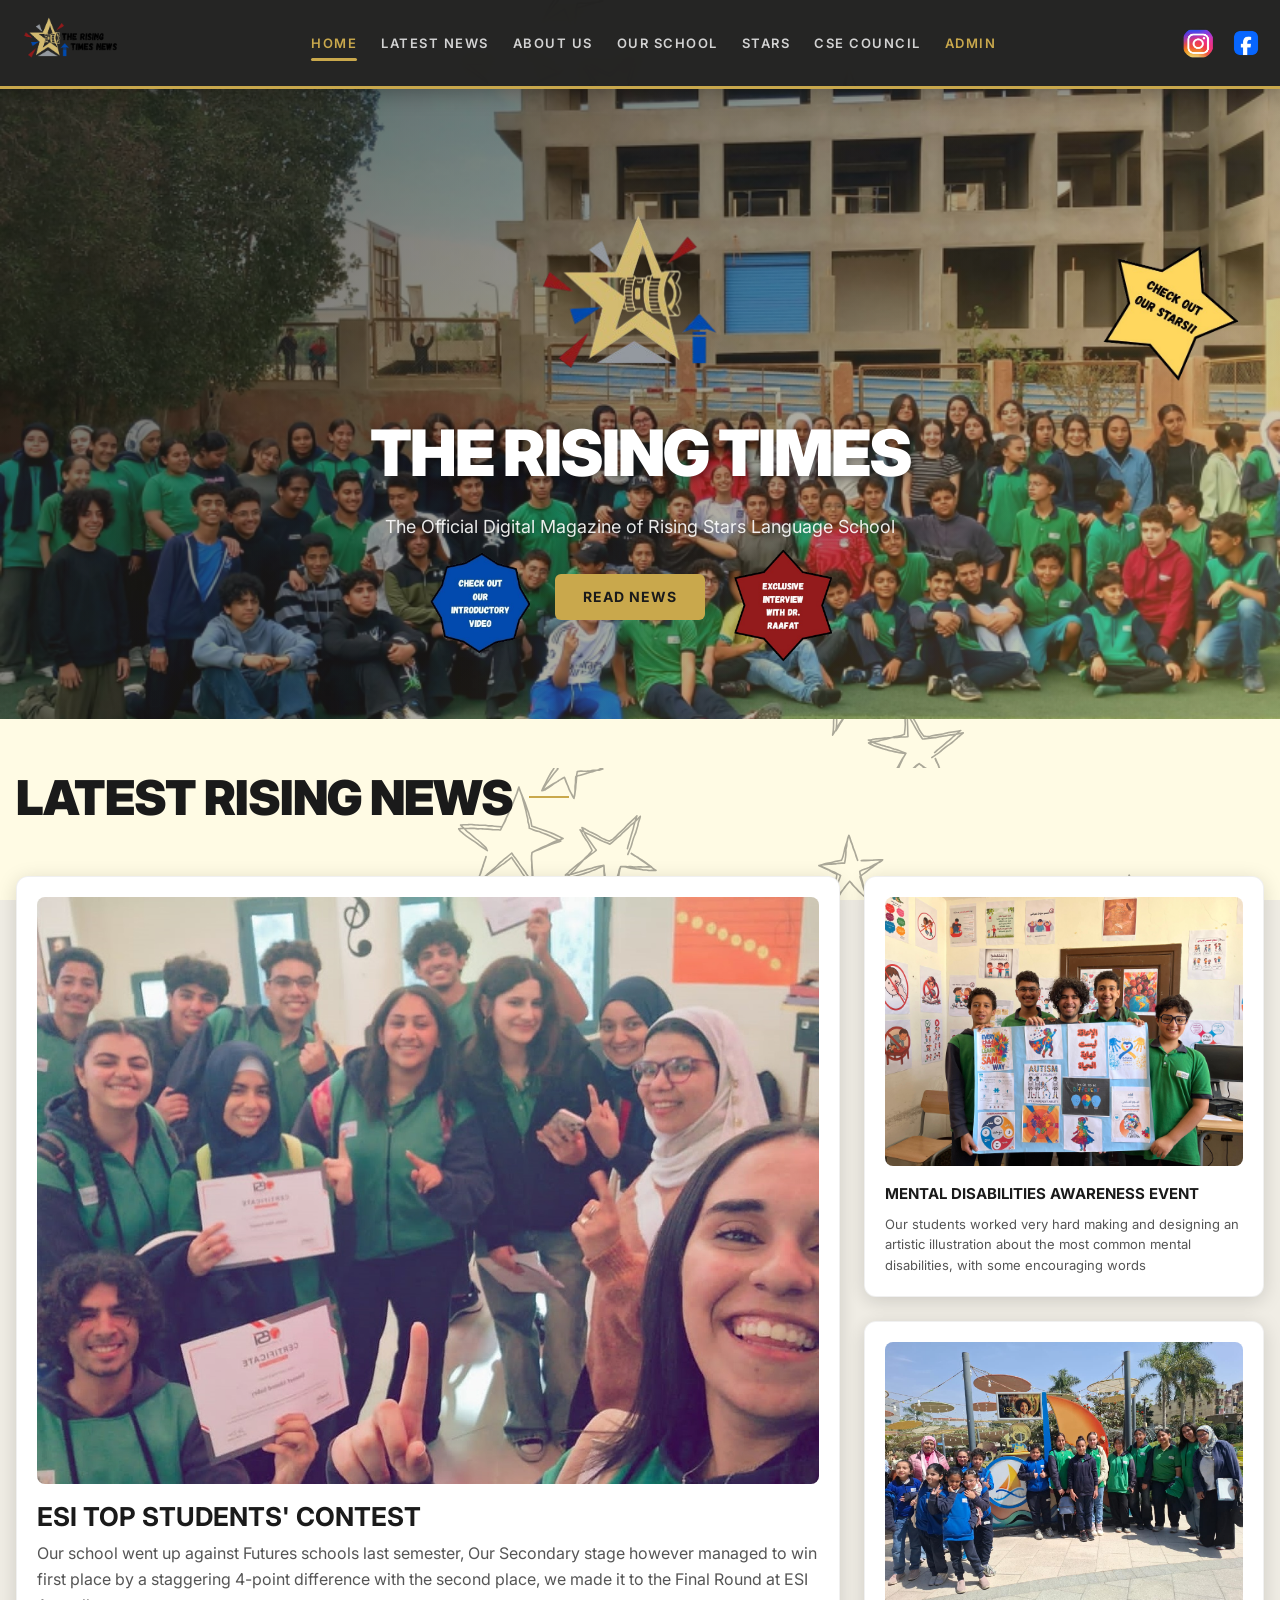
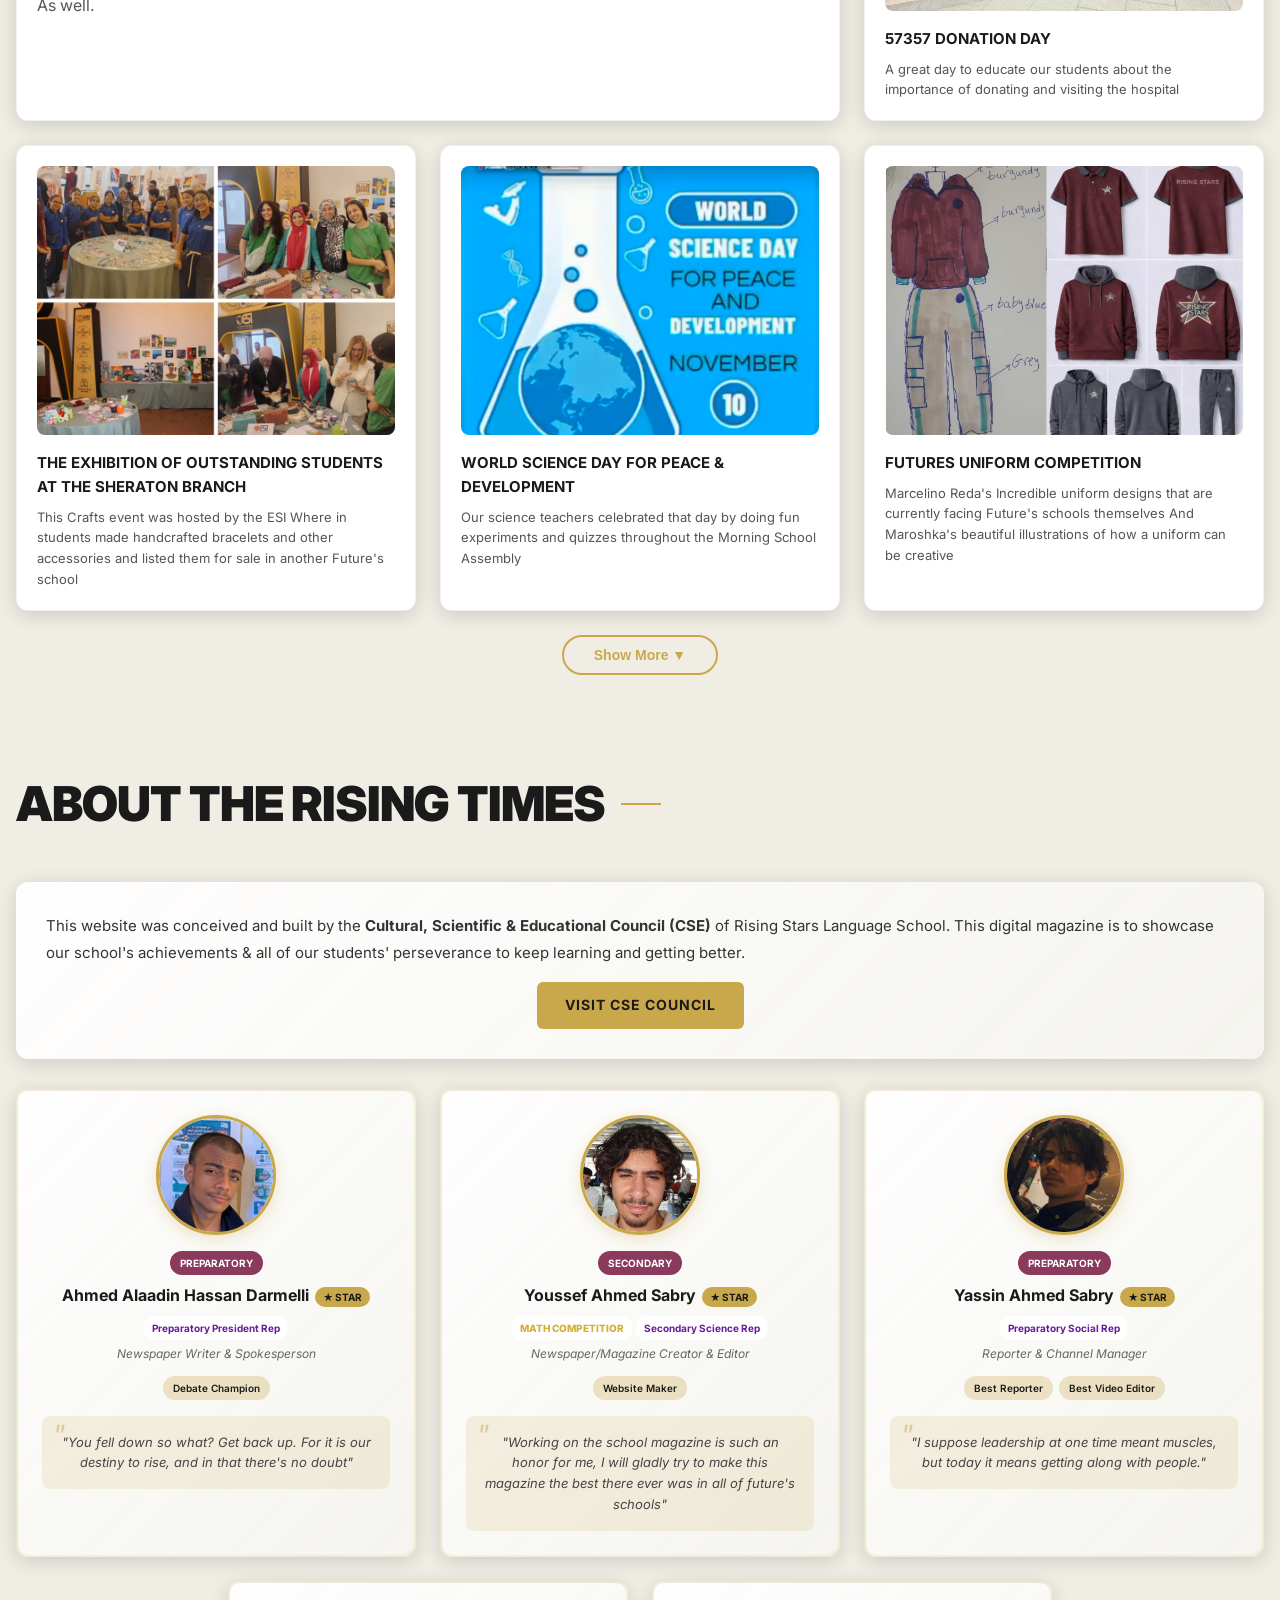
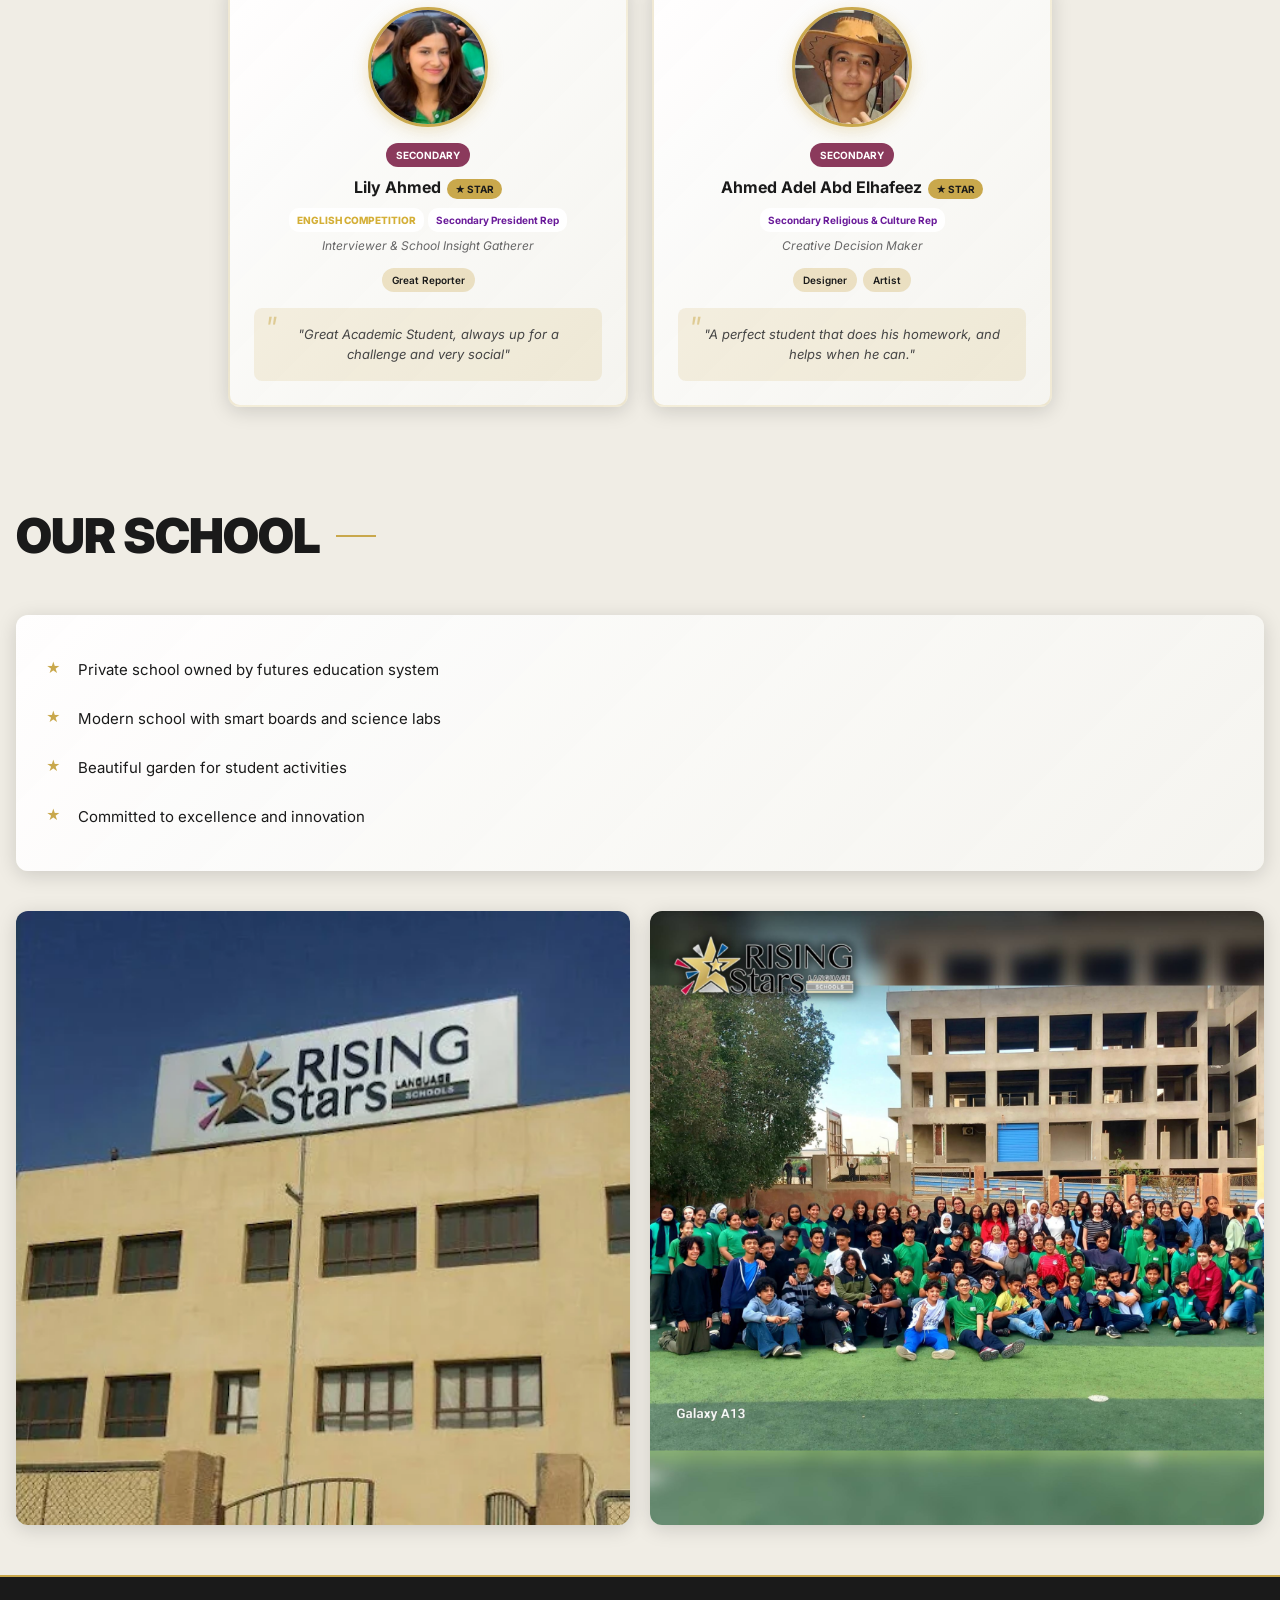
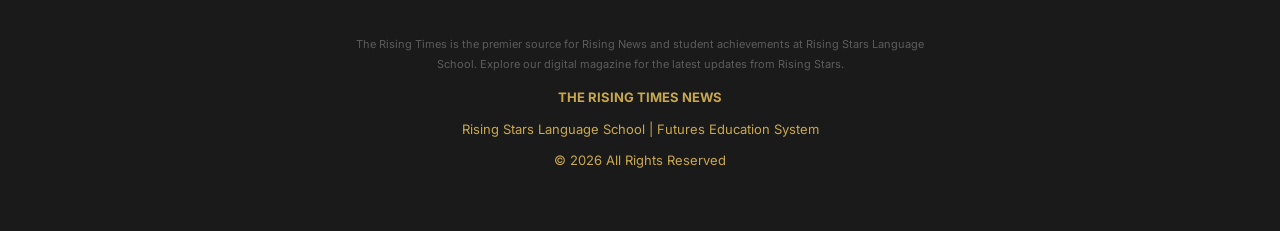
<file: index.html>
<!DOCTYPE html>
<html lang="en">
<head>
    <meta name="google-site-verification" content="4g_o259BX8gdaa1YEjx_lQIO26_TCdaZ8YinJo0tOWc" />
    <meta name="msvalidate.01" content="103D0E428C58A1A08B0246FE27CA2B8B" />
    <meta charset="UTF-8">
    <meta name="viewport" content="width=device-width, initial-scale=1.0">
    
    <!-- Optimized Title for "Rising News" and "Rising Stars" combinations -->
    <title>The Rising Times | Rising Stars News & Language School Magazine</title>
    
    <meta name="description" content="Official school news magazine for Rising Stars Language School, The Rising Times. Featuring student achievements, academic competitions, and Rising Stars news updates., Rising Stars News, Rising Stars Magazine, The Rising Times, Student Achievements, CSE Council, the rising times, the rising times magazine, rising stars, rising stars october, rising stars website, the rising times news, rising news, rising stars news">
    <meta name="keywords" content="Rising Stars, School Magazine, The Rising Times, Student Achievements, CSE Council, the rising times, the rising times magazine, rising stars, rising stars october, rising stars website, the rising times news, rising news, rising stars news">
    <meta property="og:title" content="The Rising Times - Rising Stars News">
    <meta property="og:description" content="Stay updated with the latest news and achievements from Rising Stars Language School.">
    <meta property="og:url" content="https://therisingtimes.vercel.app/">
    
    <link rel="stylesheet" href="css/style.css">
    <link rel="shortcut icon" type="image/png" href="assets/images/decorative.png?v=1">
    <link rel="icon" type="image/png" sizes="32x32" href="assets/images/decorative.png?v=1">
    <link rel="icon" type="image/png" sizes="64x64" href="assets/images/decorative.png?v=1">
    <link rel="apple-touch-icon" sizes="180x180" href="assets/images/decorative.png?v=1">
    
    <script defer src="https://cdn.vercel-insights.com/v1/script.js"></script>
    <script type="text/javascript">
        (function(c,l,a,r,i,t,y){
            c[a]=c[a]||function(){(c[a].q=c[a].q||[]).push(arguments)};
            t=l.createElement(r);t.async=1;t.src="https://www.clarity.ms/tag/"+i;
            y=l.getElementsByTagName(r)[0];y.parentNode.insertBefore(t,y);
        })(window, document, "clarity", "script", "wohilue3wg");
    </script>
</head>
<body>
    <!-- Hidden Keyword Magnet for Search Crawlers -->
    <h2 style="position: absolute; left: -9999px;">Rising News from Rising Stars Language School Magazine</h2>

    <div class="bg-stars"></div>

    <!-- STAR BUTTON -->
    <a href="top-students.html" class="star-btn"><img src="assets/images/dastar.png" alt="Rising Stars Achievements"></a>

    <!-- NAVIGATION -->
    <nav class="navbar">
        <div class="container">
            <a href="index.html" class="logo">
                <!-- Descriptive Alt Text for Logo Search -->
                <img src="assets/images/logo.png" alt="The Rising Times News - Rising Stars Language School">
            </a>

            <ul class="nav-links" id="navLinks">
                <li><a href="#home" class="active" data-section="home">Home</a></li>
                <li><a href="#articles" data-section="articles">Latest News</a></li>
                <li><a href="#about" data-section="about">About Us</a></li>
                <li><a href="#school" data-section="school">Our School</a></li>
                <li><a href="top-students.html">Stars</a></li>
                <li><a href="cse-council.html">CSE Council</a></li>
                <li><a href="admin.html" class="admin-link">Admin</a></li>
            </ul>

            <div class="social-nav">
                <a href="https://www.instagram.com/risingtimesofficial?igsh=MW5zdmk3dnA4OTVvbw==" target="_blank"><img src="assets/images/instagram.webp" alt="Rising Times Instagram"></a>
                <a href="https://www.facebook.com/RisingStars.6thofOctober/" target="_blank" class="fb-btn"><img src="assets/images/facebook.png" alt="Rising Stars Facebook"></a>
            </div>

            <button class="menu-toggle" onclick="toggleMenu()">
                <span></span>
                <span></span>
                <span></span>
            </button>
        </div>
    </nav>

    <!-- HERO -->
    <section id="home" class="hero">
        <div class="hero-content">
            <img src="assets/images/logo1.png" alt="The Rising Times Logo" style="height:200px;margin-bottom:20px;">
            <h1>The Rising Times</h1>
            <p>The Official Digital Magazine of Rising Stars Language School</p>
            <div style="display:flex;align-items:center;justify-content:center;">
                <div class="read-news-wrap">
                    <a href="#articles" class="btn btn-primary">Read News</a>
                    <div class="dastar-btns">
                        <a href="https://youtu.be/hDmSL2mo4b4?si=aifXbCBIoHW100_T" target="_blank" class="star-btn-hover dastar3-link"><img src="assets/images/dastar3.png" alt="Rising News Video" class="dastar3-img"></a>
                        <a href="https://youtu.be/VBsYzKxRdEA?si=A5tMzBfgJcRrWr9L" target="_blank" class="star-btn-hover dastar2-link"><img src="assets/images/dastar2.png" alt="Rising Stars Video" class="dastar2-img"></a>
                    </div>
                </div>
            </div>
        </div>
    </section>

    <!-- ARTICLES -->
    <section id="articles" class="section">
        <div class="container">
            <div class="section-header">
                <h2>Latest Rising News</h2>
            </div>
            <div class="articles-grid" id="articlesGrid">
                <div class="article-card">
                    <div class="card-image"></div>
                    <div class="card-title">Loading...</div>
                    <p class="card-excerpt">Loading articles</p>
                </div>
            </div>
        </div>
    </section>

    <!-- ABOUT -->
    <section id="about" class="section">
        <div class="container">
            <div class="section-header">
                <h2>About The Rising Times</h2>
            </div>
            <div class="card" style="padding:30px;margin-bottom:30px;pointer-events:none;">
                <p style="font-size:15px;color:#333;margin-bottom:16px;line-height:1.8;">
                    This website was conceived and built by the <strong>Cultural, Scientific & Educational Council (CSE)</strong> of Rising Stars Language School. This digital magazine is to showcase our school's achievements & all of our students' perseverance to keep learning and getting better.
                </p>
                <div style="text-align:center;margin-top:8px;">
                    <a href="cse-council.html" class="btn btn-primary" style="pointer-events:auto;">Visit CSE Council</a>
                </div>
            </div>
            <div class="team-grid" id="teamGridDesktop"></div>
            <div class="team-carousel">
                <button class="tc-btn" onclick="moveTeamSlide(-1)">&#10094;</button>
                <div class="tc-track" id="teamCarousel">
                    <div class="tc-slide active"><p style="padding:20px;">Loading...</p></div>
                </div>
                <button class="tc-btn" onclick="moveTeamSlide(1)">&#10095;</button>
            </div>
            <div class="tc-dots" id="teamDots"></div>
        </div>
    </section>

    <!-- SCHOOL -->
    <section id="school" class="section">
        <div class="container">
            <div class="section-header">
                <h2>Our School</h2>
            </div>
            <div class="grid grid-2" style="gap:40px;align-items:center;">
                <div class="card" style="padding:30px;pointer-events:none;">
                    <ul class="school-info-list">
                        <li>Private school owned by futures education system</li>
                        <li>Modern school with smart boards and science labs</li>
                        <li>Beautiful garden for student activities</li>
                        <li>Committed to excellence and innovation</li>
                    </ul>
                </div>
                <div class="school-images">
                    <img src="assets/images/School.png" alt="Rising Stars Language School Campus">
                    <img src="assets/images/school-students.webp" alt="Rising Stars Students">
                </div>
            </div>
        </div>
    </section>

    <!-- FOOTER -->
    <footer class="footer">
        <div class="container">
            <!-- Keyword Rich Footer Text for Crawlers -->
            <p style="font-size: 11px; color: #777; margin-bottom: 12px; opacity: 0.7; max-width: 600px; margin-inline: auto;">
                The Rising Times is the premier source for Rising News and student achievements at Rising Stars Language School. Explore our digital magazine for the latest updates from Rising Stars.
            </p>
            <p><strong>THE RISING TIMES NEWS</strong></p>
            <p>Rising Stars Language School | Futures Education System</p>
            <p>&copy; 2026 All Rights Reserved</p>
        </div>
    </footer>

    <script src="js/data.js"></script>
    <script>
        let teamSlide = 0;
        
        function moveTeamSlide(n) {
            const total = document.querySelectorAll('.tc-slide').length;
            teamSlide = (teamSlide + n + total) % total;
            goTeamSlide(teamSlide);
        }
        
        function goTeamSlide(n) {
            document.querySelectorAll('.tc-slide').forEach((s, i) => s.classList.toggle('active', i === n));
            document.querySelectorAll('.tc-dot').forEach((d, i) => d.classList.toggle('active', i === n));
            teamSlide = n;
        }
        
        async function init() {
            await DataStore.load();
            DataStore.getCSECouncil();
            renderArticles();
            renderTeam();
        }
        
        function renderTeam() {
            const desktop = document.getElementById('teamGridDesktop');
            const carousel = document.getElementById('teamCarousel');
            const dots = document.getElementById('teamDots');
            const students = DataStore.getStudents().filter(s => s.type === 'student');
            
            const ahmedAlaa = students.find(s => s.name === 'Ahmed Alaadin Hassan Darmelli');
            const youssef = students.find(s => s.name === 'Youssef Ahmed Sabry');
            const thirdStudent = students.find(s => s.name !== 'Ahmed Alaadin Hassan Darmelli' && s.name !== 'Youssef Ahmed Sabry');
            const orderedStudents = [ahmedAlaa, youssef, thirdStudent].filter(Boolean);
            
            const extraNames = ['Lily Ahmed', 'Ahmed Adel Abd Elhafeez'];
            const extraMembers = extraNames.map(name => DataStore.getStudent(name)).filter(Boolean);
            const allStudents = [...orderedStudents, ...extraMembers];
            
            const council = DataStore.getCSECouncil();
            
            const cardHtml = (student, showStarBadge) => {
                const studentClass = student.class || 'Student';
                const achievements = student.achievements ? student.achievements.map(a => `<span class="achievement-tag">${a}</span>`).join('') : '';
                
                let cseRoleHtml = '';
                if (council && council.stages) {
                    for (const stage of ['secondary', 'preparatory', 'primary']) {
                        for (const [roleKey, roleName] of Object.entries(council.stages[stage])) {
                            if (roleName === student.name) {
                                const roleTitles = { president: 'President', vicePresident: 'Vice President', science: 'Science', religiousCulture: 'Religious & Culture', art: 'Art', social: 'Social', sports: 'Sports' };
                                const stageLabel = stage.charAt(0).toUpperCase() + stage.slice(1);
                                cseRoleHtml = `<p class="cse-role">${stageLabel} ${roleTitles[roleKey] || roleKey} Rep</p>`;
                                break;
                            }
                        }
                        if (cseRoleHtml) break;
                    }
                }
                
                let topRoleHtml = '';
                const topStudent = DataStore.topStudents?.find(ts => ts.name === student.name);
                if (topStudent) {
                    topRoleHtml = `<p class="top-role">${topStudent.role}</p>`;
                }
                
                return `
                    <div class="card team-card" onclick="viewStudent('${student.name}')">
                        <img src="${student.image || ''}" alt="${student.name}" class="team-avatar" onerror="this.src='data:image/svg+xml,%3Csvg xmlns=%27http://www.w3.org/2000/svg%27 width=%27120%27 height=%27120%27%3E%3Ccircle cx=%2760%27 cy=%2760%27 r=%2760%27 fill=%27%23ddd%27/%3E%3C/svg%3E'">
                        <span class="class-badge">${studentClass}</span>
                        <div class="team-name">${student.name}${showStarBadge ? '<span class="star-badge">★ Star</span>' : ''}</div>
                        ${topRoleHtml}
                        ${cseRoleHtml}
                        <div class="team-role">${student.role}</div>
                        ${achievements ? `<div class="achievements">${achievements}</div>` : ''}
                        <div class="team-quote">"${student.quote}"</div>
                    </div>
                `;
            };
            
            const mobileOrder = [youssef, ahmedAlaa, thirdStudent].filter(Boolean);
            const mobileAll = [...mobileOrder, ...extraMembers];
            
            desktop.innerHTML = allStudents.map(s => cardHtml(s, s.star && s.type === 'student')).join('');
            carousel.innerHTML = mobileAll.map((s, i) => `<div class="tc-slide ${i === 0 ? 'active' : ''}">${cardHtml(s, s.star && s.type === 'student')}</div>`).join('');
            dots.innerHTML = mobileAll.length > 1 ? mobileAll.map((_, i) => `<span class="tc-dot ${i === 0 ? 'active' : ''}" onclick="goTeamSlide(${i})"></span>`).join('') : '';
        }
        
        function renderArticles() {
            const grid = document.getElementById('articlesGrid');
            const events = DataStore.getEvents();
            const showAll = window._showAllEvents;
            const displayed = showAll ? events : events.slice(0, 6);
            grid.innerHTML = displayed.map(event => {
                const previewImage = DataStore.getEventPreviewImage(event);
                const excerpt = DataStore.getEventExcerpt(event);
                return `
                    <div class="article-card ${event.featured ? 'featured' : ''}" onclick="viewArticle('${event.id}')">
                        ${previewImage ? `<div class="card-image"><img src="${previewImage}" alt="${event.title}" onerror="this.style.display='none'"></div>` : ''}
                        <div class="card-title">${event.title}</div>
                        <p class="card-excerpt">${excerpt}</p>
                    </div>
                `;
            }).join('');
            
            let toggleBtn = document.getElementById('eventsToggle');
            if (events.length > 6) {
                if (!toggleBtn) {
                    toggleBtn = document.createElement('div');
                    toggleBtn.id = 'eventsToggle';
                    toggleBtn.style.cssText = 'text-align:center;margin-top:24px;';
                    grid.parentNode.appendChild(toggleBtn);
                }
                toggleBtn.innerHTML = `<button onclick="toggleEvents()" style="background:none;border:2px solid var(--primary-gold);color:var(--primary-gold);padding:10px 30px;border-radius:25px;cursor:pointer;font-size:14px;font-weight:700;transition:var(--transition);">${showAll ? 'Show Less ▲' : 'Show More ▼'}</button>`;
                toggleBtn.style.display = 'block';
            } else if (toggleBtn) {
                toggleBtn.style.display = 'none';
            }
        }
        
        function toggleEvents() {
            window._showAllEvents = !window._showAllEvents;
            renderArticles();
        }
        
        function viewStudent(name) { window.location.href = 'student.html?name=' + encodeURIComponent(name); }
        function viewArticle(id) { 
            if (id === 'cse-council-event') {
                window.location.href = 'cse-council.html';
            } else {
                window.location.href = 'article.html?id=' + id; 
            }
        }
        
        function toggleMenu() {
            document.getElementById('navLinks').classList.toggle('active');
            document.querySelector('.menu-toggle').classList.toggle('active');
        }
        
        document.querySelectorAll('.nav-links a').forEach(link => {
            link.addEventListener('click', function(e) {
                if (this.getAttribute('href').startsWith('#')) {
                    e.preventDefault();
                    document.getElementById(this.getAttribute('href').slice(1))?.scrollIntoView({behavior:'smooth'});
                    document.querySelectorAll('.nav-links a').forEach(l => l.classList.remove('active'));
                    this.classList.add('active');
                }
            });
        });
        
        init();
    </script>
</body>
</html>
</file>
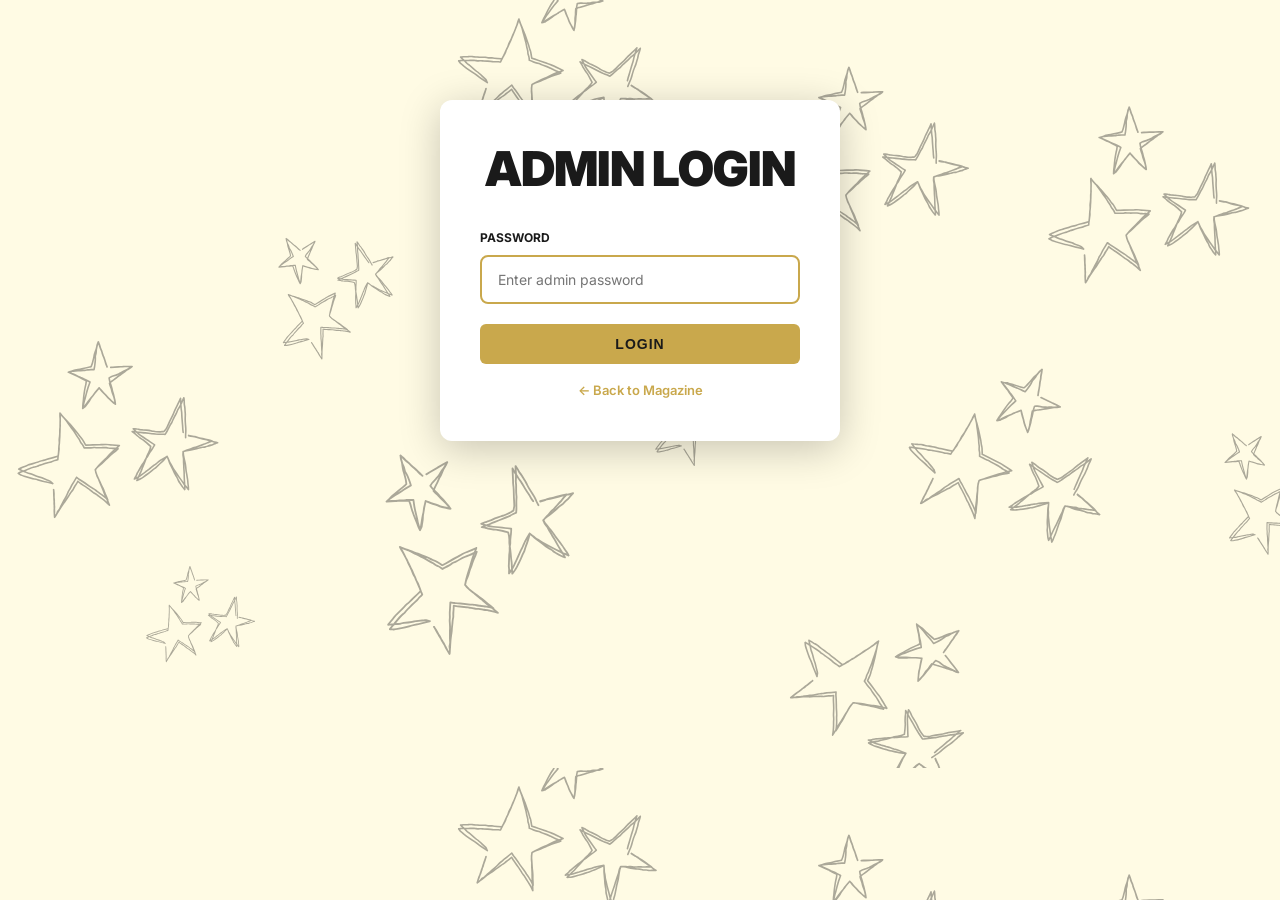
<file: admin.html>
<!DOCTYPE html>
<html lang="en">
<head>
    <meta charset="UTF-8">
    <meta name="viewport" content="width=device-width, initial-scale=1.0">
    <title>Admin Dashboard - Rising Stars Magazine</title>
    <meta name="description" content="Admin dashboard for The Rising Times, Rising Stars Language School magazine.">
    <meta property="og:title" content="Admin Dashboard - Rising Stars Magazine">
    <meta property="og:description" content="Admin dashboard for Rising Stars Language School magazine.">
    <meta property="og:url" content="https://therisingtimes.vercel.app/">
    <meta property="og:image" content="https://therisingtimes.vercel.app/assets/images/logo1.png">
    <meta property="og:type" content="website">
    <link rel="stylesheet" href="css/style.css">
    <link rel="shortcut icon" type="image/png" href="assets/images/decorative.png?v=1">
    <link rel="icon" type="image/png" sizes="32x32" href="assets/images/decorative.png?v=1">
    <link rel="icon" type="image/png" sizes="64x64" href="assets/images/decorative.png?v=1">
    <link rel="apple-touch-icon" sizes="180x180" href="assets/images/decorative.png?v=1">
    <script defer src="https://cdn.vercel-insights.com/v1/script.js"></script>
    <style>
        .admin-login { max-width: 400px; margin: 100px auto; padding: 40px; background: var(--bg-white); border-radius: 12px; box-shadow: var(--shadow-lg); }
        .admin-login h2 { text-align: center; margin-bottom: 30px; }
        .error-msg { background: #ffebee; color: #c62828; padding: 12px; border-radius: 6px; margin-bottom: 20px; display: none; }
        .success-msg { background: #e8f5e9; color: #2e7d32; padding: 12px; border-radius: 6px; margin-bottom: 20px; display: none; }

        .tabs { display: flex; gap: 4px; margin-bottom: 30px; background: #f0f0f0; border-radius: 8px; padding: 4px; }
        .tab-btn { flex: 1; padding: 12px 16px; background: none; border: none; font-weight: 600; cursor: pointer; border-radius: 6px; transition: var(--transition); font-size: 13px; text-transform: uppercase; letter-spacing: 0.5px; }
        .tab-btn.active { background: var(--bg-white); box-shadow: var(--shadow-sm); color: var(--primary-gold); }
        .tab-btn:hover:not(.active) { background: rgba(255,255,255,0.5); }
        .tab-content { display: none; }
        .tab-content.active { display: block; }

        .item-row { display: flex; justify-content: space-between; align-items: center; padding: 16px; background: var(--bg-white); border-radius: 8px; margin-bottom: 8px; box-shadow: var(--shadow-sm); transition: var(--transition); }
        .item-row:hover { box-shadow: var(--shadow-md); }
        .item-info { flex: 1; }
        .item-title { font-weight: 700; font-size: 14px; }
        .item-meta { font-size: 12px; color: #888; margin-top: 2px; }
        .item-actions { display: flex; gap: 8px; }
        .item-actions button { padding: 6px 14px; border: none; border-radius: 6px; cursor: pointer; font-size: 12px; font-weight: 600; transition: var(--transition); }
        .btn-edit { background: rgba(201,168,76,0.2); color: #8a7020; }
        .btn-edit:hover { background: var(--primary-gold); color: var(--primary-black); }
        .btn-delete { background: #ffebee; color: #c62828; }
        .btn-delete:hover { background: #c62828; color: white; }
        .btn-star { background: rgba(201,168,76,0.15); color: #8a7020; font-size: 16px; padding: 6px 10px; }
        .btn-star.active { background: var(--primary-gold); }

        .element-builder { background: #f9f9f9; border-radius: 12px; padding: 20px; margin-top: 20px; }
        .element-list { min-height: 60px; }
        .element-item { background: var(--bg-white); border: 2px solid #e0e0e0; border-radius: 8px; padding: 16px; margin-bottom: 10px; position: relative; transition: var(--transition); }
        .element-item:hover { border-color: var(--primary-gold); }
        .element-item-header { display: flex; justify-content: space-between; align-items: center; margin-bottom: 10px; }
        .element-type-badge { background: var(--primary-gold); color: var(--primary-black); padding: 2px 10px; border-radius: 12px; font-size: 11px; font-weight: 700; text-transform: uppercase; }
        .element-controls { display: flex; gap: 4px; }
        .element-controls button { width: 28px; height: 28px; border: 1px solid #ddd; border-radius: 4px; background: var(--bg-white); cursor: pointer; font-size: 14px; transition: var(--transition); display: flex; align-items: center; justify-content: center; }
        .element-controls button:hover { background: var(--primary-gold); border-color: var(--primary-gold); }
        .add-element-bar { display: flex; gap: 8px; flex-wrap: wrap; margin-top: 16px; padding-top: 16px; border-top: 2px dashed #ddd; }
        .add-element-btn { padding: 8px 16px; background: var(--bg-white); border: 2px solid #ddd; border-radius: 8px; cursor: pointer; font-size: 12px; font-weight: 600; transition: var(--transition); }
        .add-element-btn:hover { border-color: var(--primary-gold); background: rgba(201,168,76,0.1); }

        .preview-panel { background: var(--bg-white); border-radius: 12px; padding: 24px; margin-top: 20px; box-shadow: var(--shadow-sm); border: 2px solid #e0e0e0; }
        .preview-panel h3 { font-size: 14px; color: #888; margin-bottom: 16px; text-transform: uppercase; letter-spacing: 1px; }

        .json-panel { background: #1a1a1a; border-radius: 12px; padding: 20px; margin-top: 20px; position: relative; }
        .json-panel pre { color: #e0e0e0; font-size: 12px; line-height: 1.6; overflow-x: auto; max-height: 400px; overflow-y: auto; white-space: pre-wrap; word-break: break-all; }
        .json-copy-btn { position: absolute; top: 12px; right: 12px; padding: 6px 16px; background: var(--primary-gold); color: var(--primary-black); border: none; border-radius: 6px; cursor: pointer; font-size: 12px; font-weight: 700; transition: var(--transition); }
        .json-copy-btn:hover { background: #b8941f; }
        .json-copy-btn.copied { background: #4caf50; color: white; }

        .import-area { border: 2px dashed #ddd; border-radius: 12px; padding: 20px; text-align: center; margin-top: 16px; transition: var(--transition); }
        .import-area:hover { border-color: var(--primary-gold); }
        .import-area textarea { width: 100%; min-height: 120px; border: none; resize: vertical; font-family: monospace; font-size: 12px; outline: none; background: transparent; }

        .student-picker { background: rgba(201,168,76,0.08); border-radius: 8px; padding: 12px; margin-top: 8px; }
        .student-picker-item { display: flex; align-items: center; gap: 12px; padding: 8px; background: var(--bg-white); border-radius: 6px; margin-bottom: 6px; }
        .student-picker-item input { flex: 1; padding: 6px 10px; border: 1px solid #ddd; border-radius: 4px; font-size: 13px; }
        .student-picker-item select { padding: 6px 10px; border: 1px solid #ddd; border-radius: 4px; font-size: 13px; }

        .form-section { background: var(--bg-white); border-radius: 12px; padding: 24px; margin-bottom: 20px; box-shadow: var(--shadow-sm); }
        .form-section h3 { margin-bottom: 20px; padding-bottom: 12px; border-bottom: 2px solid var(--primary-gold); font-size: 16px; }
        .form-row { display: grid; grid-template-columns: 1fr 1fr; gap: 16px; }
        @media (max-width: 768px) { .form-row { grid-template-columns: 1fr; } }

        .image-picker { display: flex; gap: 8px; align-items: center; }
        .image-picker input[type="file"] { display: none; }
        .image-preview { width: 60px; height: 60px; border-radius: 6px; object-fit: cover; border: 2px solid #ddd; }
    </style>
</head>
<body>
    <div class="bg-stars"></div>

    <!-- LOGIN -->
    <div id="loginScreen" class="admin-login wrapper">
        <h2>Admin Login</h2>
        <div class="error-msg" id="loginError">Incorrect password.</div>
        <div class="form-group">
            <label class="form-label">Password</label>
            <input type="password" class="form-input" id="passwordInput" placeholder="Enter admin password" onkeydown="if(event.key==='Enter')checkPassword()">
        </div>
        <button class="btn btn-primary" onclick="checkPassword()" style="width:100%">Login</button>
        <a href="index.html" style="display:block;text-align:center;margin-top:16px;color:var(--primary-gold);font-size:13px;text-decoration:none;font-weight:600;">&larr; Back to Magazine</a>
    </div>

    <!-- ADMIN PANEL -->
    <div id="adminPanel" style="display:none;">
        <div class="admin-header" style="position:relative;display:flex;align-items:center;justify-content:center;">
            <a href="index.html" style="position:absolute;left:20px;color:var(--primary-gold);text-decoration:none;font-size:13px;font-weight:600;">&larr; Magazine</a>
            <h1>Admin Dashboard</h1>
            <button class="btn btn-secondary" onclick="logout()" style="position:absolute;right:20px;padding:8px 16px;font-size:12px;">Logout</button>
        </div>

        <div class="wrapper" style="max-width:1100px;margin:0 auto;padding:30px 20px;">
            <div class="tabs">
                <button class="tab-btn active" onclick="switchTab('events')">Events</button>
                <button class="tab-btn" onclick="switchTab('students')">Students</button>
                <button class="tab-btn" onclick="switchTab('cse')">CSE Council</button>
                <button class="tab-btn" onclick="switchTab('json')">JSON</button>
            </div>

            <!-- EVENTS TAB -->
            <div class="tab-content active" id="eventsTab">
                <div style="display:flex;justify-content:space-between;align-items:center;margin-bottom:20px;">
                    <h3 style="margin:0;">All Events</h3>
                    <button class="btn btn-primary" onclick="openEventEditor()" style="padding:8px 20px;font-size:12px;">+ New Event</button>
                </div>
                <div id="eventsList"></div>

                <!-- EVENT EDITOR -->
                <div id="eventEditor" style="display:none;">
                    <div class="form-section">
                        <h3 id="editorTitle">New Event</h3>
                        <input type="hidden" id="editEventId">
                        <div class="form-row">
                            <div class="form-group">
                                <label class="form-label">Title</label>
                                <input type="text" class="form-input" id="eventTitle" placeholder="Event title">
                            </div>
                            <div class="form-group">
                                <label class="form-label">Category</label>
                                <select class="form-select" id="eventCategory">
                                    <option value="Academic">Academic</option>
                                    <option value="Technology">Technology</option>
                                    <option value="Cultural">Cultural</option>
                                    <option value="Sports">Sports</option>
                                    <option value="School">School</option>
                                </select>
                            </div>
                        </div>
                        <div class="form-row">
                            <div class="form-group">
                                <label class="form-label">Date</label>
                                <input type="text" class="form-input" id="eventDate" placeholder="e.g. 2026">
                            </div>
                            <div class="form-group">
                                <label class="form-label">Featured</label>
                                <select class="form-select" id="eventFeatured">
                                    <option value="false">No</option>
                                    <option value="true">Yes</option>
                                </select>
                            </div>
                        </div>
                    </div>

                    <!-- ELEMENT BUILDER -->
                    <div class="form-section">
                        <h3>Article Elements</h3>
                        <div class="element-list" id="elementList"></div>
                        <div class="add-element-bar">
                            <button class="add-element-btn" onclick="addElement('text')">+ Text</button>
                            <button class="add-element-btn" onclick="addElement('image')">+ Image</button>
                            <button class="add-element-btn" onclick="addElement('slideshow')">+ Slideshow</button>
                            <button class="add-element-btn" onclick="addElement('video')">+ Video</button>
                            <button class="add-element-btn" onclick="addElement('quote')">+ Quote</button>
                            <button class="add-element-btn" onclick="addElement('students')">+ Students</button>
                            <button class="add-element-btn" onclick="addElement('organizers')" style="background:#DC143C;color:white;border-color:#DC143C;">+ Organizers</button>
                        </div>
                    </div>

                    <!-- LIVE PREVIEW -->
                    <div class="preview-panel">
                        <h3>Live Preview</h3>
                        <div id="livePreview" style="min-height:100px;color:#999;text-align:center;padding:40px;">Add elements above to see preview</div>
                    </div>

                    <div style="display:flex;gap:12px;margin-top:20px;">
                        <button class="btn btn-primary" onclick="saveEvent()">Save Event</button>
                        <button class="btn btn-secondary" onclick="cancelEventEditor()">Cancel</button>
                    </div>
                </div>
            </div>

            <!-- STUDENTS TAB -->
            <div class="tab-content" id="studentsTab">
                <div style="display:flex;justify-content:space-between;align-items:center;margin-bottom:20px;">
                    <h3 style="margin:0;">All Students</h3>
                    <button class="btn btn-primary" onclick="openStudentEditor()" style="padding:8px 20px;font-size:12px;">+ New Student</button>
                </div>
                <input type="text" id="studentSearch" class="form-input" placeholder="Search students..." oninput="renderStudentsList()" style="margin-bottom:16px;">
                <div id="studentsList"></div>

                <!-- STUDENT EDITOR -->
                <div id="studentEditor" style="display:none;">
                    <div class="form-section">
                        <h3 id="studentEditorTitle">New Student</h3>
                        <input type="hidden" id="editStudentId">
                        <div class="form-row">
                            <div class="form-group">
                                <label class="form-label">Name</label>
                                <input type="text" class="form-input" id="studentName" placeholder="Full name">
                            </div>
                            <div class="form-group">
                                <label class="form-label">Role</label>
                                <input type="text" class="form-input" id="studentRole" placeholder="e.g. Editor, President">
                            </div>
                        </div>
                        <div class="form-group">
                            <label class="form-label">Quote</label>
                            <textarea class="form-textarea" id="studentQuote" placeholder="Their quote..." style="min-height:80px;"></textarea>
                        </div>
                        <div class="form-row">
                            <div class="form-group">
                                <label class="form-label">Image Path</label>
                                <div class="image-picker">
                                    <input type="text" class="form-input" id="studentImage" placeholder="assets/images/name.png">
                                    <label class="btn btn-edit" style="white-space:nowrap;cursor:pointer;">
                                        Browse
                                        <input type="file" accept="image/*" onchange="previewStudentImage(this)">
                                    </label>
                                </div>
                            </div>
                            <div class="form-group">
                                <label class="form-label">Type</label>
                                <select class="form-select" id="studentType">
                                    <option value="student">Student</option>
                                    <option value="teacher">Teacher</option>
                                </select>
                            </div>
                        </div>
                        <div class="form-row">
                            <div class="form-group">
                                <label class="form-label">Class</label>
                                <select class="form-select" id="studentClass">
                                    <option value="Primary">Primary</option>
                                    <option value="Preparatory">Preparatory</option>
                                    <option value="Secondary">Secondary</option>
                                </select>
                            </div>
                            <div class="form-group">
                                <label class="form-label">Star Student</label>
                                <select class="form-select" id="studentStar">
                                    <option value="false">No</option>
                                    <option value="true">Yes</option>
                                </select>
                            </div>
                        </div>
                        <div class="form-row">
                            <div class="form-group">
                                <label class="form-label">Top Student</label>
                                <select class="form-select" id="studentTopStudent">
                                    <option value="false">No</option>
                                    <option value="true">Yes</option>
                                </select>
                            </div>
                            <div class="form-group" id="topStudentRoleGroup" style="display:none;">
                                <label class="form-label">Top Student Role</label>
                                <input type="text" class="form-input" id="studentTopRole" placeholder="e.g., Math Genius, Best Writer">
                            </div>
                        </div>
                        <div class="form-group">
                            <label class="form-label">Achievements (comma separated)</label>
                            <input type="text" class="form-input" id="studentAchievements" placeholder="Academic Excellence, Science Innovation">
                        </div>
                        <div style="display:flex;gap:12px;margin-top:10px;">
                            <button class="btn btn-primary" onclick="saveStudent()">Save Student</button>
                            <button class="btn btn-secondary" onclick="cancelStudentEditor()">Cancel</button>
                        </div>
                    </div>
                </div>
            </div>

            <!-- CSE COUNCIL TAB -->
            <div class="tab-content" id="cseTab">
                <div class="form-section">
                    <h3>CSE Council Management</h3>
                    <p style="font-size:13px;color:#666;margin-bottom:12px;">Assign students to CSE Council positions for each stage. Click "Save" to download the updated events.json file.</p>
                    
                    <div class="form-row" style="margin-bottom:20px;">
                        <div style="flex:1;">
                            <label class="form-label">Council Head</label>
                            <select class="form-input" id="cseHeadSelect"><option value="">-- Select --</option></select>
                        </div>
                    </div>
                    
                    <div class="cse-stage-section">
                        <h4 style="background:#1a1a1a;color:#fff;padding:12px;border-radius:8px;margin-bottom:16px;">Secondary Stage</h4>
                        <div class="form-row" style="grid-template-columns:repeat(2,1fr);">
                            <div><label class="form-label">Stage President Rep</label><select class="form-input cse-select" data-stage="secondary" data-role="president"><option value="">-- Select --</option></select></div>
                            <div><label class="form-label">Vice President Rep</label><select class="form-input cse-select" data-stage="secondary" data-role="vicePresident"><option value="">-- Select --</option></select></div>
                            <div><label class="form-label">Science Rep</label><select class="form-input cse-select" data-stage="secondary" data-role="science"><option value="">-- Select --</option></select></div>
                            <div><label class="form-label">Religious & Culture Rep</label><select class="form-input cse-select" data-stage="secondary" data-role="religiousCulture"><option value="">-- Select --</option></select></div>
                            <div><label class="form-label">Art Rep</label><select class="form-input cse-select" data-stage="secondary" data-role="art"><option value="">-- Select --</option></select></div>
                            <div><label class="form-label">Social Rep</label><select class="form-input cse-select" data-stage="secondary" data-role="social"><option value="">-- Select --</option></select></div>
                            <div><label class="form-label">Sports Rep</label><select class="form-input cse-select" data-stage="secondary" data-role="sports"><option value="">-- Select --</option></select></div>
                        </div>
                    </div>
                    
                    <div class="cse-stage-section" style="margin-top:24px;">
                        <h4 style="background:#1B4D3E;color:#fff;padding:12px;border-radius:8px;margin-bottom:16px;">Preparatory Stage</h4>
                        <div class="form-row" style="grid-template-columns:repeat(2,1fr);">
                            <div><label class="form-label">Stage President Rep</label><select class="form-input cse-select" data-stage="preparatory" data-role="president"><option value="">-- Select --</option></select></div>
                            <div><label class="form-label">Vice President Rep</label><select class="form-input cse-select" data-stage="preparatory" data-role="vicePresident"><option value="">-- Select --</option></select></div>
                            <div><label class="form-label">Science Rep</label><select class="form-input cse-select" data-stage="preparatory" data-role="science"><option value="">-- Select --</option></select></div>
                            <div><label class="form-label">Religious & Culture Rep</label><select class="form-input cse-select" data-stage="preparatory" data-role="religiousCulture"><option value="">-- Select --</option></select></div>
                            <div><label class="form-label">Art Rep</label><select class="form-input cse-select" data-stage="preparatory" data-role="art"><option value="">-- Select --</option></select></div>
                            <div><label class="form-label">Social Rep</label><select class="form-input cse-select" data-stage="preparatory" data-role="social"><option value="">-- Select --</option></select></div>
                            <div><label class="form-label">Sports Rep</label><select class="form-input cse-select" data-stage="preparatory" data-role="sports"><option value="">-- Select --</option></select></div>
                        </div>
                    </div>
                    
                    <div class="cse-stage-section" style="margin-top:24px;">
                        <h4 style="background:#2C5282;color:#fff;padding:12px;border-radius:8px;margin-bottom:16px;">Primary Stage</h4>
                        <div class="form-row" style="grid-template-columns:repeat(2,1fr);">
                            <div><label class="form-label">Stage President Rep</label><select class="form-input cse-select" data-stage="primary" data-role="president"><option value="">-- Select --</option></select></div>
                            <div><label class="form-label">Vice President Rep</label><select class="form-input cse-select" data-stage="primary" data-role="vicePresident"><option value="">-- Select --</option></select></div>
                            <div><label class="form-label">Science Rep</label><select class="form-input cse-select" data-stage="primary" data-role="science"><option value="">-- Select --</option></select></div>
                            <div><label class="form-label">Religious & Culture Rep</label><select class="form-input cse-select" data-stage="primary" data-role="religiousCulture"><option value="">-- Select --</option></select></div>
                            <div><label class="form-label">Art Rep</label><select class="form-input cse-select" data-stage="primary" data-role="art"><option value="">-- Select --</option></select></div>
                            <div><label class="form-label">Social Rep</label><select class="form-input cse-select" data-stage="primary" data-role="social"><option value="">-- Select --</option></select></div>
                            <div><label class="form-label">Sports Rep</label><select class="form-input cse-select" data-stage="primary" data-role="sports"><option value="">-- Select --</option></select></div>
                        </div>
                    </div>
                    
                    <button class="btn btn-primary" onclick="saveCSECouncil()" style="margin-top:20px;padding:10px 30px;">Save CSE Council</button>
                </div>
            </div>

            <!-- JSON TAB -->
            <div class="tab-content" id="jsonTab">
                <div class="form-section">
                    <h3>Events JSON</h3>
                    <p style="font-size:13px;color:#666;margin-bottom:12px;">Copy or download this JSON to save/export.</p>
                    <div class="json-panel">
                        <button class="json-copy-btn" onclick="copyJSON('events')">Copy</button>
                        <button class="json-copy-btn" style="background:#4CAF50;" onclick="downloadJSON('events')">Download</button>
                        <pre id="eventsJSON"></pre>
                    </div>
                </div>

                <div class="form-section">
                    <h3>Students JSON</h3>
                    <p style="font-size:13px;color:#666;margin-bottom:12px;">Copy or download this JSON to save/export.</p>
                    <div class="json-panel">
                        <button class="json-copy-btn" onclick="copyJSON('students')">Copy</button>
                        <button class="json-copy-btn" style="background:#4CAF50;" onclick="downloadJSON('students')">Download</button>
                        <pre id="studentsJSON"></pre>
                    </div>
                </div>

                <div class="form-section">
                    <h3>Import JSON</h3>
                    <p style="font-size:13px;color:#666;margin-bottom:12px;">Paste JSON here to load data into the editor.</p>
                    <div class="form-row">
                        <div>
                            <label class="form-label">Import Events</label>
                            <div class="import-area">
                                <textarea id="importEventsArea" placeholder='Paste events JSON here...'></textarea>
                            </div>
                            <button class="btn btn-primary" onclick="importJSON('events')" style="margin-top:10px;padding:8px 20px;font-size:12px;">Import Events</button>
                        </div>
                        <div>
                            <label class="form-label">Import Students</label>
                            <div class="import-area">
                                <textarea id="importStudentsArea" placeholder='Paste students JSON here...'></textarea>
                            </div>
                            <button class="btn btn-primary" onclick="importJSON('students')" style="margin-top:10px;padding:8px 20px;font-size:12px;">Import Students</button>
                        </div>
                    </div>
                </div>
            </div>
        </div>
    </div>

    <script src="js/data.js"></script>
    <script>
        const ADMIN_PASSWORD = 'admin123';
        let elements = [];

        // --- AUTH ---
        function checkPassword() {
            if (document.getElementById('passwordInput').value === ADMIN_PASSWORD) {
                document.getElementById('loginScreen').style.display = 'none';
                document.getElementById('adminPanel').style.display = 'block';
                loadAdmin();
            } else {
                document.getElementById('loginError').style.display = 'block';
            }
        }
        function logout() {
            document.getElementById('adminPanel').style.display = 'none';
            document.getElementById('loginScreen').style.display = 'block';
            document.getElementById('passwordInput').value = '';
        }

        // --- TABS ---
        function switchTab(tab) {
            document.querySelectorAll('.tab-btn').forEach(b => b.classList.remove('active'));
            document.querySelectorAll('.tab-content').forEach(c => c.classList.remove('active'));
            event.target.classList.add('active');
            document.getElementById(tab + 'Tab').classList.add('active');
            if (tab === 'json') refreshJSON();
            if (tab === 'cse') { populateCSESelects(); loadCSECouncil(); }
        }

        // --- LOAD ---
        async function loadAdmin() {
            await DataStore.load();
            DataStore.getCSECouncil();
            renderEventsList();
            renderStudentsList();
        }

        // ===== EVENTS =====
        function renderEventsList() {
            const list = document.getElementById('eventsList');
            const events = DataStore.getEvents();
            if (!events.length) { list.innerHTML = '<p style="color:#999;text-align:center;padding:40px;">No events yet. Create one!</p>'; return; }
            list.innerHTML = events.map((e, i) => `
                <div class="item-row" draggable="true" data-index="${i}" ondragstart="dragEventStart(event)" ondragover="dragEventOver(event)" ondrop="dropEvent(event)" ondragend="dragEventEnd(event)" style="cursor:grab;">
                    <div style="padding:0 12px;color:#999;font-size:18px;">☰</div>
                    <div class="item-info">
                        <div class="item-title">${e.featured ? '★ ' : ''}${e.title}</div>
                        <div class="item-meta">${e.category || ''} | ${e.date || ''} | ${(e.elements || []).length} elements</div>
                    </div>
                    <div class="item-actions">
                        <button class="btn-edit" onclick="editEvent('${e.id}')">Edit</button>
                        <button class="btn-delete" onclick="deleteEvent('${e.id}')">Delete</button>
                    </div>
                </div>
            `).join('');
        }
        
        let draggedEventIndex = null;
        
        function dragEventStart(e) {
            draggedEventIndex = parseInt(e.target.dataset.index);
            e.target.style.opacity = '0.5';
        }
        
        function dragEventOver(e) {
            e.preventDefault();
        }
        
        function dropEvent(e) {
            e.preventDefault();
            const targetRow = e.target.closest('[data-index]');
            if (!targetRow) return;
            const targetIndex = parseInt(targetRow.dataset.index);
            
            if (draggedEventIndex !== null && draggedEventIndex !== targetIndex) {
                DataStore.reorderEvent(draggedEventIndex, targetIndex);
                renderEventsList();
            }
        }
        
        function dragEventEnd(e) {
            e.target.style.opacity = '1';
            draggedEventIndex = null;
        }

        function openEventEditor(eventData) {
            document.getElementById('eventEditor').style.display = 'block';
            document.getElementById('eventsList').style.display = 'none';
            document.querySelector('#eventsTab > div:first-child').style.display = 'none';

            if (eventData) {
                document.getElementById('editorTitle').textContent = 'Edit Event';
                document.getElementById('editEventId').value = eventData.id;
                document.getElementById('eventTitle').value = eventData.title;
                document.getElementById('eventCategory').value = eventData.category || 'Academic';
                document.getElementById('eventDate').value = eventData.date || '';
                document.getElementById('eventFeatured').value = eventData.featured ? 'true' : 'false';
                elements = JSON.parse(JSON.stringify(eventData.elements || []));
            } else {
                document.getElementById('editorTitle').textContent = 'New Event';
                document.getElementById('editEventId').value = '';
                document.getElementById('eventTitle').value = '';
                document.getElementById('eventCategory').value = 'Academic';
                document.getElementById('eventDate').value = new Date().getFullYear().toString();
                document.getElementById('eventFeatured').value = 'false';
                elements = [];
            }
            renderElements();
            updatePreview();
        }

        function cancelEventEditor() {
            document.getElementById('eventEditor').style.display = 'none';
            document.getElementById('eventsList').style.display = 'block';
            document.querySelector('#eventsTab > div:first-child').style.display = 'flex';
            elements = [];
        }

        function editEvent(id) {
            const event = DataStore.getEvent(id);
            if (event) openEventEditor(event);
        }

        function deleteEvent(id) {
            if (!confirm('Delete this event?')) return;
            DataStore.deleteEvent(id);
            renderEventsList();
        }

        function saveEvent() {
            const title = document.getElementById('eventTitle').value.trim();
            if (!title) { alert('Title required'); return; }

            const editId = document.getElementById('editEventId').value;
            const eventData = {
                id: editId || DataStore.generateId(title),
                title: title,
                type: 'multi',
                category: document.getElementById('eventCategory').value,
                featured: document.getElementById('eventFeatured').value === 'true',
                date: document.getElementById('eventDate').value || new Date().getFullYear().toString(),
                elements: elements
            };

            if (editId) {
                DataStore.updateEvent(editId, eventData);
            } else {
                DataStore.addEvent(eventData);
            }

            cancelEventEditor();
            renderEventsList();
        }

        // ===== ELEMENT BUILDER =====
        function addElement(type) {
            const el = { type };
            switch (type) {
                case 'text': el.content = ''; break;
                case 'image': el.image = ''; el.align = 'full'; el.caption = ''; break;
                case 'slideshow': el.images = []; el.caption = ''; break;
                case 'video': el.video = ''; break;
                case 'quote': el.quote = ''; el.author = ''; break;
                case 'students': el.students = []; break;
                case 'organizers': el.organizers = []; break;
            }
            elements.push(el);
            renderElements();
            updatePreview();
        }

        function removeElement(idx) {
            elements.splice(idx, 1);
            renderElements();
            updatePreview();
        }

        function moveElement(idx, dir) {
            const newIdx = idx + dir;
            if (newIdx < 0 || newIdx >= elements.length) return;
            [elements[idx], elements[newIdx]] = [elements[newIdx], elements[idx]];
            renderElements();
            updatePreview();
        }

        function renderElements() {
            const list = document.getElementById('elementList');
            if (!elements.length) {
                list.innerHTML = '<p style="color:#999;text-align:center;padding:20px;font-size:13px;">No elements yet. Add elements below.</p>';
                return;
            }
            list.innerHTML = elements.map((el, i) => {
                let fields = '';
                switch (el.type) {
                    case 'text':
                        fields = `<textarea class="form-textarea" style="min-height:80px;" placeholder="Write your text content..." onchange="updateElement(${i},'content',this.value)" oninput="updatePreview()">${el.content || ''}</textarea>`;
                        break;
                    case 'image':
                        fields = `
                            <div class="image-picker" style="margin-bottom:8px;">
                                <input type="text" class="form-input" value="${el.image || ''}" placeholder="assets/images/photo.jpg" onchange="updateElement(${i},'image',this.value);updatePreview()">
                                <label class="btn-edit" style="padding:8px 12px;border-radius:6px;cursor:pointer;white-space:nowrap;">
                                    Browse<input type="file" accept="image/*" onchange="previewElementImage(this,${i})" style="display:none;">
                                </label>
                            </div>
                            ${el.image ? `<img src="${el.image}" style="max-width:120px;max-height:80px;border-radius:6px;margin-bottom:8px;" onerror="this.style.display='none'">` : ''}
                            <div style="display:flex;gap:8px;">
                                <select class="form-select" style="width:auto;" onchange="updateElement(${i},'align',this.value);updatePreview()">
                                    <option value="full" ${el.align==='full'?'selected':''}>Full Width</option>
                                    <option value="left" ${el.align==='left'?'selected':''}>Left</option>
                                    <option value="right" ${el.align==='right'?'selected':''}>Right</option>
                                </select>
                                <input type="text" class="form-input" style="flex:1;" value="${el.caption || ''}" placeholder="Caption (optional)" onchange="updateElement(${i},'caption',this.value)">
                            </div>`;
                        break;
                    case 'slideshow':
                        const slideId = 'admin-slideshow-' + Math.random().toString(36).substr(2, 9);
                        fields = `
                            <input type="text" class="form-input" value="${(el.images||[]).join(', ')}" placeholder="assets/images/a.jpg, assets/images/b.jpg" onchange="updateElement(${i},'images',this.value.split(',').map(s=>s.trim()).filter(Boolean));updatePreview()">
                            <div style="display:flex;gap:8px;margin-top:8px;overflow-x:auto;">
                                ${(el.images||[]).map((img, idx) => `<img src="${img}" style="width:80px;height:60px;object-fit:cover;border-radius:4px;" onerror="this.style.display='none'" id="${slideId}-${idx}">`).join('')}
                            </div>
                            <input type="text" class="form-input" style="margin-top:8px;" value="${el.caption || ''}" placeholder="Caption (optional)" onchange="updateElement(${i},'caption',this.value)">`;
                        break;
                    case 'video':
                        fields = `<input type="text" class="form-input" value="${el.video || ''}" placeholder="YouTube ID(s) - separate multiple with comma for side-by-side" onchange="updateElement(${i},'video',this.value);updatePreview()">`;
                        break;
                    case 'quote':
                        fields = `
                            <textarea class="form-textarea" style="min-height:60px;" placeholder="The quote text..." onchange="updateElement(${i},'quote',this.value);updatePreview()">${el.quote || ''}</textarea>
                            <input type="text" class="form-input" style="margin-top:8px;" value="${el.author || ''}" placeholder="Author name" onchange="updateElement(${i},'author',this.value);updatePreview()">`;
                        break;
                    case 'students':
                        const allStudents = DataStore.getStudents();
                        const studentRows = (el.students || []).map((s, si) => `
                            <div class="student-picker-item">
                                <select onchange="updateStudentInElement(${i},${si},'name',this.value);updatePreview()">
                                    <option value="">Select student...</option>
                                    ${allStudents.map(st => `<option value="${st.name}" ${st.name===s.name?'selected':''}>${st.name}${st.star?' ★':''}</option>`).join('')}
                                </select>
                                <input placeholder="Role" value="${s.role||''}" onchange="updateStudentInElement(${i},${si},'role',this.value)">
                                <input placeholder="Achievement" value="${s.achievement||''}" onchange="updateStudentInElement(${i},${si},'achievement',this.value)">
                                <button onclick="removeStudentFromElement(${i},${si})" style="background:#ffebee;color:#c62828;border:none;border-radius:4px;padding:4px 8px;cursor:pointer;">x</button>
                            </div>
                        `).join('');
                        fields = `
                            <div class="student-picker">
                                ${studentRows || '<p style="font-size:12px;color:#999;">No students linked yet.</p>'}
                                <button class="add-element-btn" onclick="addStudentToElement(${i})" style="margin-top:8px;font-size:11px;">+ Link Student</button>
                            </div>`;
                        break;
                    case 'organizers':
                        const allTeachers = DataStore.getStudents();
                        const organizerRows = (el.organizers || []).map((s, si) => `
                            <div class="student-picker-item">
                                <select onchange="updateOrganizerInElement(${i},${si},'name',this.value);updatePreview()">
                                    <option value="">Select organizer...</option>
                                    ${allTeachers.map(st => `<option value="${st.name}" ${st.name===s.name?'selected':''}>${st.name} (${st.type === 'teacher' ? 'Teacher' : st.class || 'Student'})${st.star?' ★':''}</option>`).join('')}
                                </select>
                                <input placeholder="Role" value="${s.role||''}" onchange="updateOrganizerInElement(${i},${si},'role',this.value)">
                                <input placeholder="Achievement" value="${s.achievement||''}" onchange="updateOrganizerInElement(${i},${si},'achievement',this.value)">
                                <button onclick="removeOrganizerFromElement(${i},${si})" style="background:#ffebee;color:#c62828;border:none;border-radius:4px;padding:4px 8px;cursor:pointer;">x</button>
                            </div>
                        `).join('');
                        fields = `
                            <div class="student-picker" style="border-color:#DC143C;">
                                ${organizerRows || '<p style="font-size:12px;color:#999;">No organizers linked yet.</p>'}
                                <button class="add-element-btn" onclick="addOrganizerToElement(${i})" style="margin-top:8px;font-size:11px;">+ Link Organizer</button>
                            </div>`;
                        break;
                }

                return `
                    <div class="element-item">
                        <div class="element-item-header">
                            <span class="element-type-badge">${el.type}</span>
                            <div class="element-controls">
                                <button onclick="moveElement(${i},-1)" title="Move up" ${i===0?'disabled':''}>&#9650;</button>
                                <button onclick="moveElement(${i},1)" title="Move down" ${i===elements.length-1?'disabled':''}>&#9660;</button>
                                <button onclick="removeElement(${i})" title="Remove" style="color:#c62828;">&#10005;</button>
                            </div>
                        </div>
                        ${fields}
                    </div>`;
            }).join('');
        }

        function updateElement(idx, key, value) { elements[idx][key] = value; }
        function updateStudentInElement(elIdx, sIdx, key, value) { elements[elIdx].students[sIdx][key] = value; }
        function addStudentToElement(idx) { elements[idx].students.push({name:'',role:'',achievement:''}); renderElements(); }
        function removeStudentFromElement(elIdx, sIdx) { elements[elIdx].students.splice(sIdx, 1); renderElements(); updatePreview(); }

        function updateOrganizerInElement(elIdx, sIdx, key, value) { elements[elIdx].organizers[sIdx][key] = value; }
        function addOrganizerToElement(idx) { elements[idx].organizers.push({name:'',role:'',achievement:''}); renderElements(); }
        function removeOrganizerFromElement(elIdx, sIdx) { elements[elIdx].organizers.splice(sIdx, 1); renderElements(); updatePreview(); }

        function previewElementImage(input, idx) {
            if (input.files && input.files[0]) {
                const name = input.files[0].name;
                const path = 'assets/images/' + name;
                elements[idx].image = path;
                renderElements();
                updatePreview();
            }
        }

        function previewStudentImage(input) {
            if (input.files && input.files[0]) {
                document.getElementById('studentImage').value = 'assets/images/' + input.files[0].name;
            }
        }

        // ===== LIVE PREVIEW =====
        function updatePreview() {
            const preview = document.getElementById('livePreview');
            if (!elements.length) { preview.innerHTML = '<p style="color:#999;text-align:center;padding:40px;">Add elements above to see preview</p>'; return; }

            let html = '';
            elements.forEach(el => {
                switch (el.type) {
                    case 'text':
                        if (el.content) html += `<div class="article-text" style="background: linear-gradient(135deg, rgba(255,255,255,0.95) 0%, rgba(245,244,240,0.9) 100%); border-radius: 12px; padding: 24px; margin: 20px 0; border-left: 4px solid var(--primary-gold); box-shadow: 0 2px 8px rgba(0,0,0,0.1);"><p style="font-size:16px;line-height:1.8;color:#333;">${el.content}</p></div>`;
                        break;
                    case 'image':
                        if (el.image) {
                            if (el.align === 'full') {
                                html += `<img src="${el.image}" style="width:100%;max-height:300px;object-fit:cover;border-radius:8px;margin-bottom:16px;" onerror="this.style.display='none'">`;
                            } else {
                                html += `<div style="display:flex;gap:20px;margin-bottom:16px;${el.align==='right'?'flex-direction:row-reverse;':''}"><img src="${el.image}" style="width:50%;border-radius:8px;object-fit:cover;" onerror="this.style.display='none'"><div>${el.caption||''}</div></div>`;
                            }
                        }
                        break;
                    case 'slideshow':
                        if (el.images && el.images.length) {
                            html += `<div style="display:flex;gap:8px;overflow-x:auto;margin-bottom:16px;">${el.images.map(img => `<img src="${img}" style="height:120px;border-radius:8px;object-fit:contain;background:#f0f0f0;" onerror="this.style.display='none'">`).join('')}</div>`;
                        }
                        break;
                    case 'video':
                        if (el.video) {
                            const videoIds = el.video.split(',').map(v => v.trim()).filter(v => v);
                            if (videoIds.length > 1) {
                                html += `<div style="display:flex;gap:16px;margin-bottom:16px;">`;
                                videoIds.forEach(videoSrc => {
                                    let vs = videoSrc;
                                    if (vs.includes('youtu.be/')) {
                                        const videoId = vs.split('youtu.be/')[1].split('?')[0].split('&')[0];
                                        vs = 'https://www.youtube.com/embed/' + videoId;
                                    } else if (vs.includes('youtube.com/watch')) {
                                        try { const url = new URL(vs); const v = url.searchParams.get('v'); if (v) vs = 'https://www.youtube.com/embed/' + v; } catch(e) {}
                                    } else if (!vs.includes('http')) {
                                        vs = 'https://www.youtube.com/embed/' + vs;
                                    }
                                    html += `<div style="flex:1;position:relative;padding-bottom:56.25%;height:0;overflow:hidden;border-radius:8px;"><iframe src="${vs}" style="position:absolute;top:0;left:0;width:100%;height:100%;border:none;" allow="accelerometer; autoplay; clipboard-write; encrypted-media; gyroscope; picture-in-picture" allowfullscreen loading="lazy"></iframe></div>`;
                                });
                                html += `</div>`;
                            } else {
                                let videoSrc = videoIds[0] || '';
                                if (videoSrc.includes('youtu.be/')) {
                                    const videoId = videoSrc.split('youtu.be/')[1].split('?')[0].split('&')[0];
                                    videoSrc = 'https://www.youtube.com/embed/' + videoId;
                                } else if (videoSrc.includes('youtube.com/watch')) {
                                    try {
                                        const url = new URL(videoSrc);
                                        const v = url.searchParams.get('v');
                                        if (v) videoSrc = 'https://www.youtube.com/embed/' + v;
                                    } catch(e) {}
                                } else if (videoSrc && !videoSrc.includes('http')) {
                                    videoSrc = 'https://www.youtube.com/embed/' + videoSrc;
                                }
                                html += `<div style="position:relative;padding-bottom:56.25%;height:0;overflow:hidden;border-radius:8px;margin-bottom:16px;"><iframe src="${videoSrc}" style="position:absolute;top:0;left:0;width:100%;height:100%;border:none;" allow="accelerometer; autoplay; clipboard-write; encrypted-media; gyroscope; picture-in-picture" allowfullscreen loading="lazy"></iframe></div>`;
                            }
                        }
                        break;
                    case 'quote':
                        if (el.quote) html += `<blockquote style="border-left:4px solid var(--primary-gold);padding:16px;margin:16px 0;font-style:italic;background:#f9f9f9;border-radius:0 8px 8px 0;">"${el.quote}"${el.author ? `<footer style="margin-top:8px;font-size:13px;color:#666;">— ${el.author}</footer>` : ''}</blockquote>`;
                        break;
                    case 'students':
                        if (el.students && el.students.length) {
                            const chips = el.students.filter(s => s.name).map(s => {
                                const st = DataStore.getStudent(s.name);
                                return `<span style="display:inline-block;background:var(--primary-gold);padding:4px 12px;border-radius:16px;font-size:12px;font-weight:600;">${s.name}${st?.star?' ★':''}${s.role?' — '+s.role:''}${s.achievement?' — '+s.achievement:''}</span>`;
                            }).join(' ');
                            if (chips) html += `<div style="background:rgba(201,168,76,0.15);padding:16px;border-radius:8px;margin-bottom:16px;"><strong style="font-size:12px;display:block;margin-bottom:8px;">STUDENTS</strong><div style="display:flex;flex-wrap:wrap;gap:8px;">${chips}</div></div>`;
                        }
                        break;
                    case 'organizers':
                        if (el.organizers && el.organizers.length) {
                            const chips = el.organizers.filter(s => s.name).map(s => {
                                const st = DataStore.getStudent(s.name);
                                return `<span style="display:inline-block;background:#DC143C;color:white;padding:4px 12px;border-radius:16px;font-size:12px;font-weight:600;">${s.name}${st?.star?' ★':''}${(s.role||st?.role)?' — '+(s.role||st.role):''}${s.achievement?' — '+s.achievement:''}</span>`;
                            }).join(' ');
                            if (chips) html += `<div style="background:rgba(220,20,60,0.15);padding:16px;border-radius:8px;margin-bottom:16px;border-left:4px solid #DC143C;"><strong style="font-size:12px;display:block;margin-bottom:8px;color:#DC143C;">ORGANIZERS / TEACHERS</strong><div style="display:flex;flex-wrap:wrap;gap:8px;">${chips}</div></div>`;
                        }
                        break;
                }
            });
            preview.innerHTML = html || '<p style="color:#999;text-align:center;padding:40px;">Add content to elements to see preview</p>';
        }

        // ===== STUDENTS =====
        function renderStudentsList() {
            const list = document.getElementById('studentsList');
            const search = (document.getElementById('studentSearch')?.value || '').toLowerCase();
            let students = DataStore.getStudents();
            if (search) students = students.filter(s => s.name.toLowerCase().includes(search));
            if (!students.length) { list.innerHTML = '<p style="color:#999;text-align:center;padding:40px;">No students found.</p>'; return; }
            list.innerHTML = students.map(s => `
                <div class="item-row">
                    <img src="${s.image || ''}" alt="${s.name}" style="width:50px;height:50px;border-radius:50%;object-fit:cover;margin-right:12px;border:2px solid var(--primary-gold);" onerror="this.src='data:image/svg+xml,%3Csvg xmlns=%27http://www.w3.org/2000/svg%27 width=%2750%27 height=%2750%27%3E%3Ccircle cx=%2725%27 cy=%2725%27 r=%2725%27 fill=%27%23ddd%27/%3E%3C/svg%3E'">
                    <div class="item-info">
                        <div class="item-title">${s.star ? '★ ' : ''}${s.name}</div>
                        <div class="item-meta">${s.type === 'teacher' ? 'Teacher' : s.class || 'Student'} | ${s.role || ''}</div>
                    </div>
                    <div class="item-actions">
                        <button class="btn-star ${s.star?'active':''}" onclick="toggleStar('${s.id}')" title="Toggle star">${s.star?'★':'☆'}</button>
                        <button class="btn-edit" onclick="editStudent('${s.id}')">Edit</button>
                        <button class="btn-delete" onclick="deleteStudent('${s.id}')">Delete</button>
                    </div>
                </div>
            `).join('');
        }

        function openStudentEditor(studentData) {
            document.getElementById('studentEditor').style.display = 'block';
            document.getElementById('studentsList').style.display = 'none';
            document.querySelector('#studentsTab > div:first-child').style.display = 'none';

            if (studentData) {
                document.getElementById('studentEditorTitle').textContent = 'Edit Student';
                document.getElementById('editStudentId').value = studentData.id;
                document.getElementById('studentName').value = studentData.name;
                document.getElementById('studentRole').value = studentData.role || '';
                document.getElementById('studentQuote').value = studentData.quote || '';
                document.getElementById('studentImage').value = studentData.image || '';
                document.getElementById('studentType').value = studentData.type || 'student';
                document.getElementById('studentClass').value = studentData.class || 'Secondary';
                document.getElementById('studentStar').value = studentData.star ? 'true' : 'false';
                document.getElementById('studentAchievements').value = (studentData.achievements || []).join(', ');
                
                const topStudent = (DataStore.topStudents || []).find(ts => ts.name === studentData.name);
                document.getElementById('studentTopStudent').value = topStudent ? 'true' : 'false';
                document.getElementById('studentTopRole').value = topStudent ? topStudent.role : '';
                document.getElementById('topStudentRoleGroup').style.display = topStudent ? 'block' : 'none';
                document.getElementById('studentTopStudent').onchange = function() {
                    document.getElementById('topStudentRoleGroup').style.display = this.value === 'true' ? 'block' : 'none';
                };
            } else {
                document.getElementById('studentEditorTitle').textContent = 'New Student';
                document.getElementById('editStudentId').value = '';
                document.getElementById('studentName').value = '';
                document.getElementById('studentRole').value = '';
                document.getElementById('studentQuote').value = '';
                document.getElementById('studentImage').value = '';
                document.getElementById('studentClass').value = 'Secondary';
                document.getElementById('studentStar').value = 'false';
                document.getElementById('studentAchievements').value = '';
                document.getElementById('studentTopStudent').value = 'false';
                document.getElementById('studentTopRole').value = '';
                document.getElementById('topStudentRoleGroup').style.display = 'none';
            }
        }

        function cancelStudentEditor() {
            document.getElementById('studentEditor').style.display = 'none';
            document.getElementById('studentsList').style.display = 'block';
            document.querySelector('#studentsTab > div:first-child').style.display = 'flex';
        }

        function editStudent(id) {
            const student = DataStore.getStudentById(id);
            if (student) openStudentEditor(student);
        }

        function deleteStudent(id) {
            if (!confirm('Delete this student?')) return;
            DataStore.deleteStudent(id);
            renderStudentsList();
        }

        function toggleStar(id) {
            const student = DataStore.getStudentById(id);
            if (student) {
                student.star = !student.star;
                DataStore.updateStudent(id, student);
                renderStudentsList();
            }
        }

        function saveStudent() {
            const name = document.getElementById('studentName').value.trim();
            if (!name) { alert('Name required'); return; }

            const editId = document.getElementById('editStudentId').value;
            const achText = document.getElementById('studentAchievements').value;
            const studentData = {
                id: editId || DataStore.generateId(name),
                name: name,
                role: document.getElementById('studentRole').value,
                quote: document.getElementById('studentQuote').value,
                image: document.getElementById('studentImage').value,
                star: document.getElementById('studentStar').value === 'true',
                type: document.getElementById('studentType').value,
                class: document.getElementById('studentClass').value,
                achievements: achText ? achText.split(',').map(s => s.trim()).filter(Boolean) : []
            };

            if (editId) {
                DataStore.updateStudent(editId, studentData);
            } else {
                DataStore.addStudent(studentData);
            }
            
            const isTop = document.getElementById('studentTopStudent').value === 'true';
            const topRole = document.getElementById('studentTopRole').value;
            DataStore.topStudents = DataStore.topStudents || [];
            const idx = DataStore.topStudents.findIndex(ts => ts.name === name);
            if (isTop) {
                if (idx >= 0) DataStore.topStudents[idx] = { name, role: topRole || 'Top Student' };
                else DataStore.topStudents.push({ name, role: topRole || 'Top Student' });
            } else if (idx >= 0) {
                DataStore.topStudents.splice(idx, 1);
            }

            cancelStudentEditor();
            renderStudentsList();
            
            // Download updated students.json
            const jsonStr = JSON.stringify({ ...DataStore.students, topStudents: DataStore.topStudents }, null, 2);
            const blob = new Blob([jsonStr], { type: 'application/json' });
            const url = URL.createObjectURL(blob);
            const a = document.createElement('a');
            a.href = url;
            a.download = 'students.json';
            a.click();
            URL.revokeObjectURL(url);
        }
        
        // ===== CSE COUNCIL =====
        function populateCSESelects() {
            const students = DataStore.getStudents().filter(s => s.type === 'student');
            document.querySelectorAll('.cse-select').forEach(select => {
                const currentVal = select.value;
                select.innerHTML = '<option value="">-- Select --</option>' + 
                    students.map(st => `<option value="${st.name}">${st.name}${st.star ? ' ★' : ''}</option>`).join('');
                select.value = currentVal;
            });
        }
        
        function loadCSECouncil() {
            const council = DataStore.getCSECouncil();
            const headName = council.head || 'Miss Somia';
            const headSelect = document.getElementById('cseHeadSelect');
            const students = DataStore.getStudents();
            headSelect.innerHTML = '<option value="">-- Select --</option>' + 
                students.map(st => `<option value="${st.name}">${st.name}</option>`).join('');
            headSelect.value = headName;
            document.querySelectorAll('.cse-select').forEach(select => {
                const stage = select.dataset.stage;
                const role = select.dataset.role;
                select.value = council.stages[stage][role] || '';
            });
        }
        
        function saveCSECouncil() {
            // Get current events.json
            const eventsData = DataStore.events;
            if (!eventsData.cseCouncil) {
                eventsData.cseCouncil = {
                    head: "Miss Somia",
                    stages: { secondary: {}, preparatory: {}, primary: {} }
                };
            }
            
            // Update head
            eventsData.cseCouncil.head = document.getElementById('cseHeadSelect').value || "Miss Somia";
            
            // Update positions
            document.querySelectorAll('.cse-select').forEach(select => {
                const stage = select.dataset.stage;
                const role = select.dataset.role;
                eventsData.cseCouncil.stages[stage] = eventsData.cseCouncil.stages[stage] || {};
                eventsData.cseCouncil.stages[stage][role] = select.value;
            });
            
            // Download updated events.json
            const jsonStr = JSON.stringify(eventsData, null, 2);
            const blob = new Blob([jsonStr], { type: 'application/json' });
            const url = URL.createObjectURL(blob);
            const a = document.createElement('a');
            a.href = url;
            a.download = 'events.json';
            a.click();
            URL.revokeObjectURL(url);
            
            alert('CSE Council saved! Downloaded events.json - replace the file in data/ folder.');
        }

        // ===== JSON =====
        function refreshJSON() {
            document.getElementById('eventsJSON').textContent = DataStore.getEventsJSON();
            document.getElementById('studentsJSON').textContent = DataStore.getStudentsJSON();
        }

        function copyJSON(type) {
            const text = type === 'events' ? DataStore.getEventsJSON() : DataStore.getStudentsJSON();
            navigator.clipboard.writeText(text).then(() => {
                const btns = document.querySelectorAll('.json-copy-btn');
                const btn = type === 'events' ? btns[0] : btns[1];
                btn.textContent = 'Copied!';
                btn.classList.add('copied');
                setTimeout(() => { btn.textContent = 'Copy'; btn.classList.remove('copied'); }, 2000);
            });
        }

        function downloadJSON(type) {
            const text = type === 'events' ? DataStore.getEventsJSON() : DataStore.getStudentsJSON();
            const filename = type === 'events' ? 'events.json' : 'students.json';
            const blob = new Blob([text], { type: 'application/json' });
            const url = URL.createObjectURL(blob);
            const a = document.createElement('a');
            a.href = url;
            a.download = filename;
            document.body.appendChild(a);
            a.click();
            document.body.removeChild(a);
            URL.revokeObjectURL(url);
        }

        function importJSON(type) {
            const area = document.getElementById(type === 'events' ? 'importEventsArea' : 'importStudentsArea');
            const text = area.value.trim();
            if (!text) { alert('Paste JSON first'); return; }

            try {
                if (type === 'events') {
                    DataStore.importEvents(text);
                    renderEventsList();
                } else {
                    DataStore.importStudents(text);
                    renderStudentsList();
                }
                area.value = '';
                alert(type.charAt(0).toUpperCase() + type.slice(1) + ' imported successfully!');
            } catch (err) {
                alert('Invalid JSON: ' + err.message);
            }
        }

        document.getElementById('passwordInput').focus();
    </script>
</body>
</html>
</file>
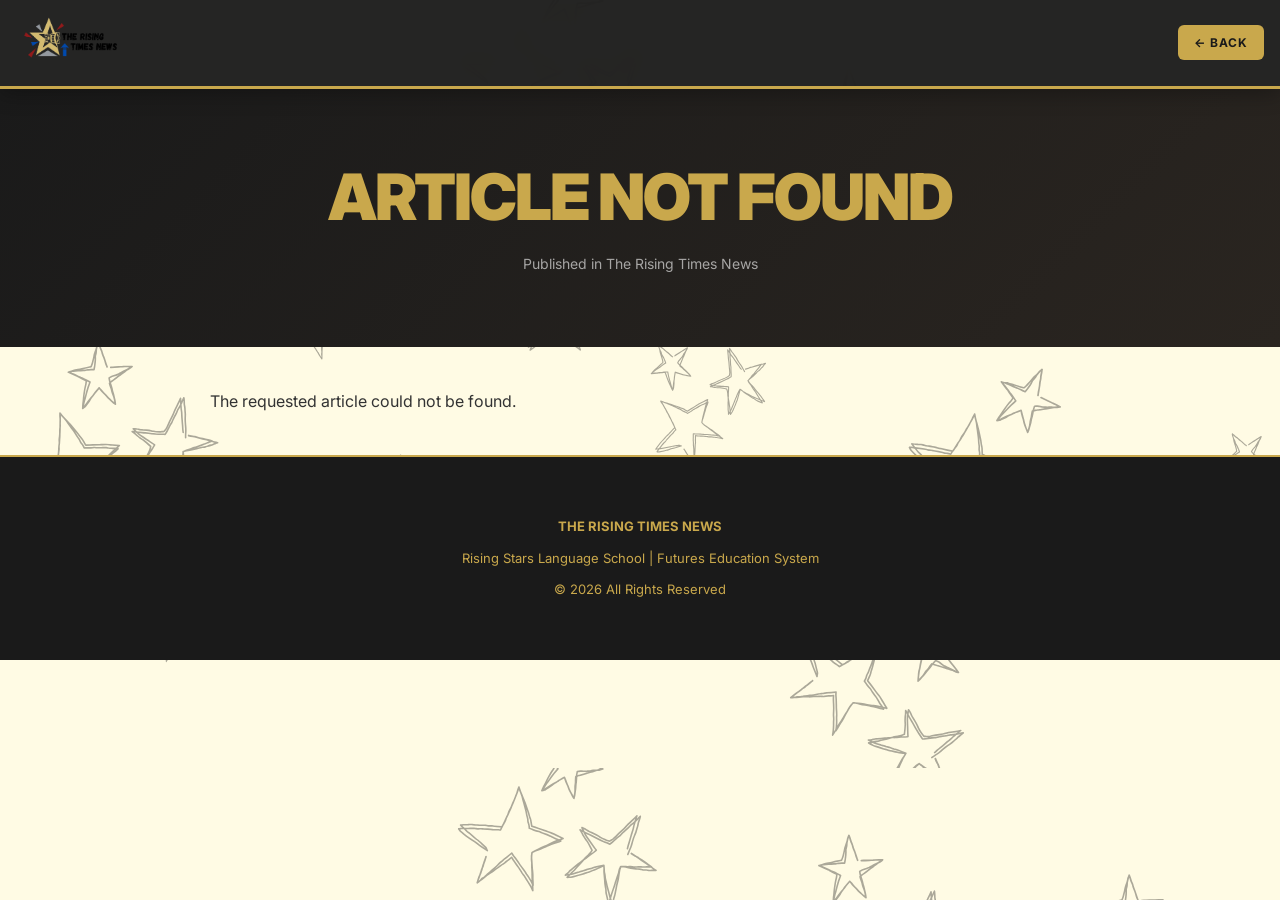
<file: article.html>
<!DOCTYPE html>
<html lang="en">
<head>
    <meta charset="UTF-8">
    <meta name="viewport" content="width=device-width, initial-scale=1.0">
    <title>The Rising Times | Rising Stars Magazine</title>
    <meta name="description" content="Read the latest news, achievements, and event coverage from Rising Stars Language School. Student stories, competitions, cultural events and more.">
    <meta property="og:title" content="The Rising Times - Rising Stars News">
    <meta property="og:description" content="Stay updated with the latest news and achievements from Rising Stars Language School.">
    <meta property="og:url" content="https://therisingtimes.vercel.app/">
    <meta property="og:image" content="https://therisingtimes.vercel.app/assets/images/logo1.png">
    <meta property="og:type" content="website">
    <link rel="stylesheet" href="css/style.css">
    <link rel="shortcut icon" type="image/png" href="assets/images/decorative.png?v=1">
    <link rel="icon" type="image/png" sizes="32x32" href="assets/images/decorative.png?v=1">
    <link rel="icon" type="image/png" sizes="64x64" href="assets/images/decorative.png?v=1">
    <link rel="apple-touch-icon" sizes="180x180" href="assets/images/decorative.png?v=1">
    <script defer src="https://cdn.vercel-insights.com/v1/script.js"></script>
    <style>
        .article-header { text-align: center; padding: 70px 20px; background: linear-gradient(135deg, var(--primary-black) 0%, #2a2520 100%); }
        .article-header h1 { color: var(--primary-gold); }
        .article-meta { font-size: 14px; color: rgba(255,255,255,0.6); margin-top: 16px; }
        .article-content { max-width: 900px; margin: 0 auto; padding: 40px 20px; }
        .article-image-text { display: grid; grid-template-columns: 1fr 1fr; gap: 40px; align-items: center; margin-bottom: 40px; }
        .article-image-text.reverse { direction: rtl; }
        .article-image-text.reverse > * { direction: ltr; }
        .article-image-text img { width: 100%; border-radius: 12px; box-shadow: var(--shadow-md); }
        .article-full-image img { width: 100%; max-height: 500px; object-fit: cover; border-radius: 12px; margin-bottom: 30px; box-shadow: var(--shadow-lg); }
        .slideshow { position: relative; margin-bottom: 40px; }
        .slideshow-images { display: flex; transition: transform 0.5s ease; overflow: hidden; border-radius: 12px; background: #f0f0f0; width: 100%; }
        .slideshow-images img { width: 100%; height: auto; max-height: 500px; object-fit: contain; flex-shrink: 0; background: transparent; }
        .slideshow-nav { display: flex; justify-content: center; gap: 10px; margin-top: 15px; }
        .slideshow-dot { width: 12px; height: 12px; border-radius: 50%; background: #ddd; cursor: pointer; transition: var(--transition); }
        .slideshow-dot.active { background: var(--primary-gold); }
        .slideshow-arrows { position: absolute; top: 50%; transform: translateY(-50%); width: 100%; display: flex; justify-content: space-between; padding: 0 10px; pointer-events: none; }
        .slideshow-arrow { width: 40px; height: 40px; border-radius: 50%; background: rgba(255,255,255,0.9); border: none; cursor: pointer; font-size: 18px; pointer-events: auto; transition: var(--transition); }
        .slideshow-arrow:hover { background: var(--primary-gold); }
        .article-video { position: relative; padding-bottom: 56.25%; height: 0; margin-bottom: 30px; border-radius: 12px; overflow: hidden; }
        .article-video iframe { position: absolute; top: 0; left: 0; width: 100%; height: 100%; border: none; }
        .article-quote { background: var(--bg-white); padding: 24px; border-radius: 12px; border-left: 4px solid var(--primary-gold); margin: 30px 0; font-style: italic; font-size: 18px; }
        .article-quote .quote-author { font-size: 14px; color: #666; margin-top: 12px; font-style: normal; font-weight: 600; }
        .article-students { background: rgba(201,168,76,0.15); padding: 24px; border-radius: 12px; margin: 30px 0; }
        .article-students h3 { font-size: 14px; margin-bottom: 16px; }
        .article-students-grid { display: grid; grid-template-columns: repeat(2, 1fr); gap: 12px; }
        .students-group { margin-bottom: 20px; }
        .group-separator { font-size: 12px; font-weight: 700; color: #555; padding: 8px 12px; margin-bottom: 10px; background: rgba(0,0,0,0.05); border-radius: 4px; }
        .article-organizers { background: rgba(220,20,60,0.1); padding: 24px; border-radius: 12px; margin: 30px 0; border-left: 4px solid #DC143C; }
        .article-organizers h3 { font-size: 14px; margin-bottom: 16px; color: #DC143C; }
        .article-organizers-grid { display: grid; grid-template-columns: repeat(2, 1fr); gap: 12px; }
        .student-card-mini { display: flex; align-items: center; gap: 16px; padding: 12px; background: var(--bg-white); border-radius: 8px; margin-bottom: 12px; cursor: pointer; transition: var(--transition); }
        .student-card-mini:hover { transform: translateX(8px); }
        .student-card-mini img { width: 50px; height: 50px; border-radius: 50%; object-fit: cover; }
        .student-card-mini-info { flex: 1; }
        .student-card-mini-name { font-weight: 700; font-size: 14px; }
        .student-card-mini-role { font-size: 12px; color: #666; }
        .article-text {
            background: linear-gradient(135deg, rgba(255,255,255,0.95) 0%, rgba(245,244,240,0.9) 100%);
            border-radius: 12px;
            padding: 24px;
            margin: 20px 0;
            border-left: 4px solid var(--primary-gold);
            box-shadow: 0 2px 8px rgba(0,0,0,0.1);
        }
        .article-text p { font-size: 16px; line-height: 1.8; color: #333; }
        @media (max-width: 768px) { 
            .article-image-text { grid-template-columns: 1fr; } 
            .article-image-text.reverse { direction: ltr; }
            .article-students, .article-organizers { padding: 12px; }
            .article-students h3, .article-organizers h3 { font-size: 12px; margin-bottom: 12px; }
            .article-students-grid, .article-organizers-grid { gap: 8px; }
            .student-card-mini { padding: 6px; gap: 8px; }
            .student-card-mini img { width: 32px; height: 32px; }
            .student-card-mini-name { font-size: 12px; }
            .student-card-mini-role { font-size: 10px; }
            .students-group { margin-bottom: 16px; }
            .group-separator { font-size: 10px; padding: 4px 8px; margin-bottom: 8px; }
        }
    </style>
</head>
<body>
    <div class="bg-stars"></div>

    <nav class="navbar">
        <div class="container flex justify-between items-center">
            <a href="index.html" class="logo"><img src="assets/images/logo.png" alt="Logo"></a>
            <a href="javascript:void(0)" onclick="window.history.back()" class="btn btn-primary" style="padding:8px 16px;font-size:12px;">&larr; Back</a>
        </div>
    </nav>

    <article>
        <div class="article-header">
            <h1 id="articleTitle">Loading...</h1>
            <p class="article-meta" id="articleMeta">Published in The Rising Times News</p>
        </div>
        <div class="article-content" id="articleContent"></div>
    </article>

    <footer class="footer">
        <div class="container">
            <p><strong>THE RISING TIMES NEWS</strong></p>
            <p>Rising Stars Language School | Futures Education System</p>
            <p>&copy; 2026 All Rights Reserved</p>
        </div>
    </footer>

    <script src="js/data.js"></script>
    <script>
        const articleId = new URLSearchParams(window.location.search).get('id') || '';

        async function init() {
            await DataStore.load();
            loadArticle();
        }

        function loadArticle() {
            const article = DataStore.getEvent(articleId);
            if (!article) {
                document.getElementById('articleTitle').textContent = 'Article Not Found';
                document.getElementById('articleContent').innerHTML = '<p>The requested article could not be found.</p>';
                return;
            }

            document.getElementById('articleTitle').textContent = article.title;
            document.getElementById('articleMeta').textContent = `Published in The Rising Times News | ${article.category || 'News'} | ${article.date || ''}`;

            const content = document.getElementById('articleContent');
            let html = '';

            if (article.elements) {
                article.elements.forEach(el => {
                    switch (el.type) {
                        case 'text':
                            html += `<div class="article-text"><p>${el.content}</p></div>`;
                            break;
                        case 'image':
                            if (el.align === 'full') {
                                html += `<div class="article-full-image"><img src="${el.image}" alt="${el.caption || article.title}" onerror="this.style.display='none'"></div>`;
                            } else {
                                const reverse = el.align === 'right' ? ' reverse' : '';
                                html += `<div class="article-image-text${reverse}"><img src="${el.image}" alt="${el.caption || article.title}" onerror="this.style.display='none'"><div>${el.caption ? `<p>${el.caption}</p>` : ''}</div></div>`;
                            }
                            break;
                        case 'slideshow':
                            if (el.images && el.images.length) {
                                const slideId = 'slideshow-' + Math.random().toString(36).substr(2, 9);
                                const slides = el.images.map((img, i) => `<img src="${img}" alt="Slide ${i+1}" class="slide" style="display:${i===0?'block':'none'}">`).join('');
                                const dots = el.images.map((_, i) => `<div class="slideshow-dot" data-slide="${slideId}" data-index="${i}" onclick="goSlide('${slideId}', ${i})" style="${i===0?'background:var(--primary-gold)':''}"></div>`).join('');
                                html += `<div class="slideshow"><div class="slideshow-images" id="${slideId}" style="border-radius:12px;overflow:hidden;">${slides}</div><div class="slideshow-arrows" style="position:absolute;top:50%;transform:translateY(-50%);width:100%;display:flex;justify-content:space-between;padding:0 10px;pointer-events:none;"><button class="slideshow-arrow" onclick="prevSlide('${slideId}')" style="pointer-events:auto;">&lsaquo;</button><button class="slideshow-arrow" onclick="nextSlide('${slideId}')" style="pointer-events:auto;">&rsaquo;</button></div><div class="slideshow-nav">${dots}</div></div>`;
                                if (el.caption) html += `<p style="text-align:center;color:#666;margin-bottom:30px;margin-top:-25px;position:relative;z-index:1;">${el.caption}</p>`;
                            }
                            break;
                        case 'video':
                            if (el.video) {
                                const videoIds = el.video.split(',').map(v => v.trim()).filter(v => v);
                                if (videoIds.length > 1) {
                                    html += `<div class="article-video-row" style="display:grid;grid-template-columns:repeat(2,1fr);gap:16px;margin:30px 0;">`;
                                    videoIds.forEach(videoId => {
                                        const embedUrl = `https://www.youtube-nocookie.com/embed/${videoId}?rel=0&enablejsapi=1&origin=${window.location.origin}`;
                                        html += `<div style="position:relative;padding-bottom:56.25%;border-radius:12px;overflow:hidden;box-shadow:var(--shadow-md);">
                                            <iframe width="100%" height="100%" style="position:absolute;top:0;left:0;height:100%;" src="${embedUrl}" title="YouTube video player" frameborder="0" allow="accelerometer; autoplay; clipboard-write; encrypted-media; gyroscope; picture-in-picture; web-share" allowfullscreen></iframe>
                                        </div>`;
                                    });
                                    html += `</div>`;
                                } else {
                                    const videoId = videoIds[0];
                                    const embedUrl = `https://www.youtube-nocookie.com/embed/${videoId}?rel=0&enablejsapi=1&origin=${window.location.origin}`;
                                    html += `<div class="article-video" style="margin: 30px 0; border-radius: 12px; overflow: hidden; box-shadow: var(--shadow-md);">
                                    <iframe 
                                        width="100%" 
                                        height="500" 
                                        src="${embedUrl}" 
                                        title="YouTube video player" 
                                        frameborder="0" 
                                        allow="accelerometer; autoplay; clipboard-write; encrypted-media; gyroscope; picture-in-picture; web-share" 
                                        allowfullscreen>
                                    </iframe>
                                </div>`;
                                }
                            }
                            break;
                        case 'quote':
                            html += `<div class="article-quote">"${el.quote}"${el.author ? `<div class="quote-author">— ${el.author}</div>` : ''}</div>`;
                            break;
                        case 'students':
                            if (el.students && el.students.length) {
                                let studentsHtml = '<div class="article-students"><h3>Students in this article:</h3>';
                                
                                const secondary = [], preparatory = [], primary = [], other = [];
                                el.students.forEach(s => {
                                    const student = DataStore.getStudent(s.name);
                                    const studentClass = (student?.class || 'other').toString().toLowerCase();
                                    if (student?.type === 'teacher' || studentClass === 'teacher') {
                                        other.push(s);
                                    } else if (studentClass === 'secondary') {
                                        secondary.push(s);
                                    } else if (studentClass === 'preparatory') {
                                        preparatory.push(s);
                                    } else if (studentClass === 'primary') {
                                        primary.push(s);
                                    } else {
                                        other.push(s);
                                    }
                                });
                                
                                const renderGroup = (students, title, color) => {
                                    if (!students.length) return '';
                                    return `<div class="students-group">
                                        <div class="group-separator" style="border-left: 4px solid ${color};">${title}</div>
                                        <div class="article-students-grid">` +
                                        students.map(s => {
                                            const student = DataStore.getStudent(s.name);
                                            const img = student?.image || '';
                                            const isStar = student?.star && student?.type === 'student';
                                            return `<div class="student-card-mini" onclick="viewStudent('${s.name}')">
                                                <img src="${img}" alt="${s.name}" onerror="this.src='data:image/svg+xml,%3Csvg xmlns=%27http://www.w3.org/2000/svg%27 width=%2750%27 height=%2750%27%3E%3Ccircle cx=%2725%27 cy=%2725%27 r=%2725%27 fill=%27%23ddd%27/%3E%3C/svg%3E'">
                                                <div class="student-card-mini-info">
                                                    <div class="student-card-mini-name">${s.name} ${isStar ? '★' : ''}</div>
                                                    <div class="student-card-mini-role">${s.role || 'Student'} ${s.achievement ? '- ' + s.achievement : ''}</div>
                                                </div>
                                            </div>`;
                                        }).join('') + '</div></div>';
                                };
                                
                                studentsHtml += renderGroup(secondary, 'Secondary', '#333');
                                studentsHtml += renderGroup(preparatory, 'Preparatory', '#2A6B54');
                                studentsHtml += renderGroup(primary, 'Primary', '#4299E1');
                                studentsHtml += renderGroup(other, 'Other', '#8B3A5C');
                                studentsHtml += '</div>';
                                html += studentsHtml;
                            }
                            break;
                        case 'organizers':
                            if (el.organizers && el.organizers.length) {
                                let orgHtml = '<div class="article-organizers"><h3 style="color:#DC143C;">Organizers / Teachers:</h3><div class="article-organizers-grid">';
                                el.organizers.forEach(s => {
                                    const student = DataStore.getStudent(s.name);
                                    const img = student?.image || '';
                                    const isStar = student?.star && student?.type === 'student';
                                    orgHtml += `
                                        <div class="student-card-mini" onclick="viewStudent('${s.name}')">
                                            <img src="${img}" alt="${s.name}" onerror="this.src='data:image/svg+xml,%3Csvg xmlns=%27http://www.w3.org/2000/svg%27 width=%2750%27 height=%2750%27%3E%3Ccircle cx=%2725%27 cy=%2725%27 r=%2725%27 fill=%27%23ddd%27/%3E%3C/svg%3E'">
                                            <div class="student-card-mini-info">
                                                <div class="student-card-mini-name">${s.name} ${isStar ? '★' : ''}</div>
                                                <div class="student-card-mini-role">${s.role || student?.role || 'Teacher'} ${s.achievement ? '- ' + s.achievement : ''}</div>
                                            </div>
                                        </div>`;
                                });
                                orgHtml += '</div></div>';
                                html += orgHtml;
                            }
                            break;
                    }
                });
            }

            content.innerHTML = html;
        }

        function goSlide(slideId, n) {
            const container = document.getElementById(slideId);
            const slides = container.querySelectorAll('.slide');
            const dots = document.querySelectorAll('.slideshow-dot[data-slide="' + slideId + '"]');
            let current = 0;
            dots.forEach((d, i) => {
                if (d.classList.contains('active')) current = i;
            });
            current = (n + slides.length) % slides.length;
            slides.forEach((s, i) => s.style.display = i === current ? 'block' : 'none');
            dots.forEach((d, i) => {
                d.style.background = i === current ? 'var(--primary-gold)' : '#ddd';
                d.classList.toggle('active', i === current);
            });
        }
        function nextSlide(slideId) {
            const slides = document.querySelectorAll('#' + slideId + ' .slide');
            const dots = document.querySelectorAll('.slideshow-dot[data-slide="' + slideId + '"]');
            let current = 0;
            dots.forEach((d, i) => {
                if (d.classList.contains('active')) current = i;
            });
            goSlide(slideId, current + 1);
        }
        function prevSlide(slideId) {
            const slides = document.querySelectorAll('#' + slideId + ' .slide');
            const dots = document.querySelectorAll('.slideshow-dot[data-slide="' + slideId + '"]');
            let current = 0;
            dots.forEach((d, i) => {
                if (d.classList.contains('active')) current = i;
            });
            goSlide(slideId, current - 1);
        }

        function viewStudent(name) {
            window.location.href = 'student.html?name=' + encodeURIComponent(name);
        }

        init();
    </script>
</body>
</html>
</file>
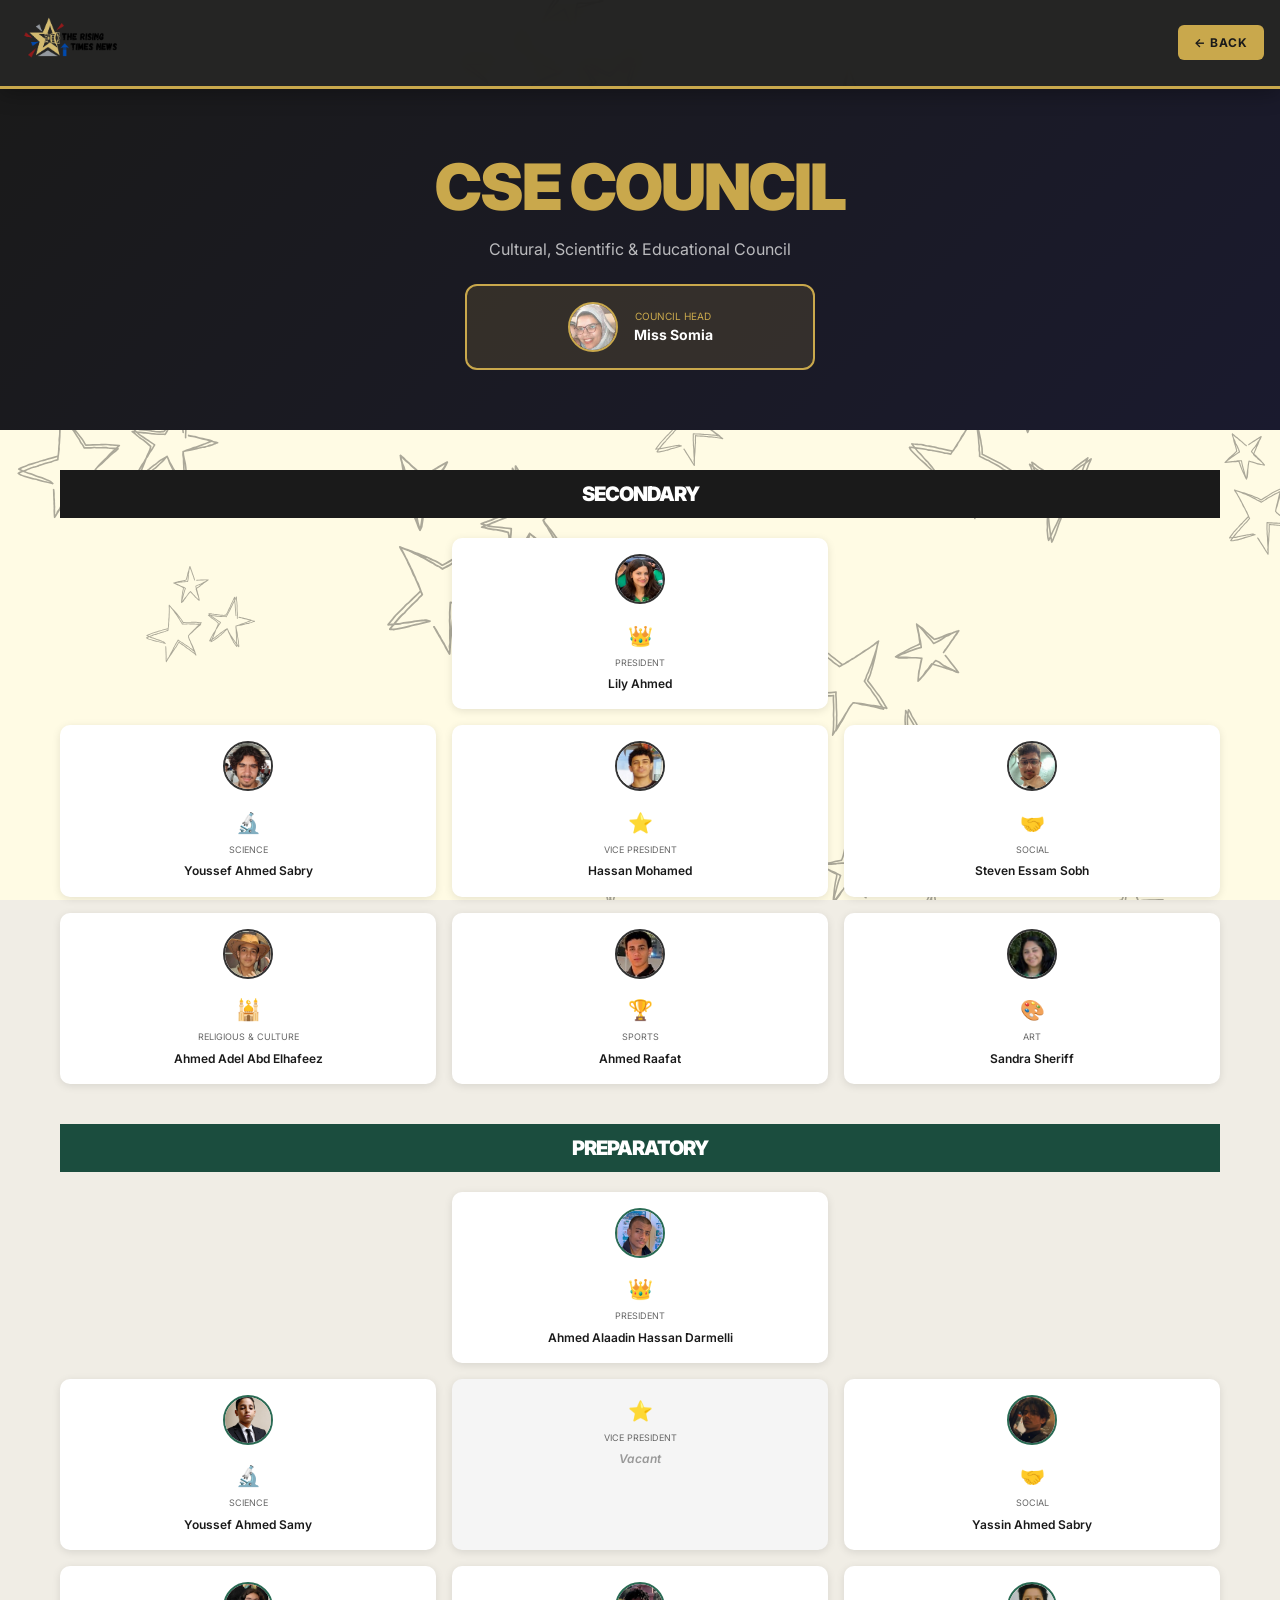
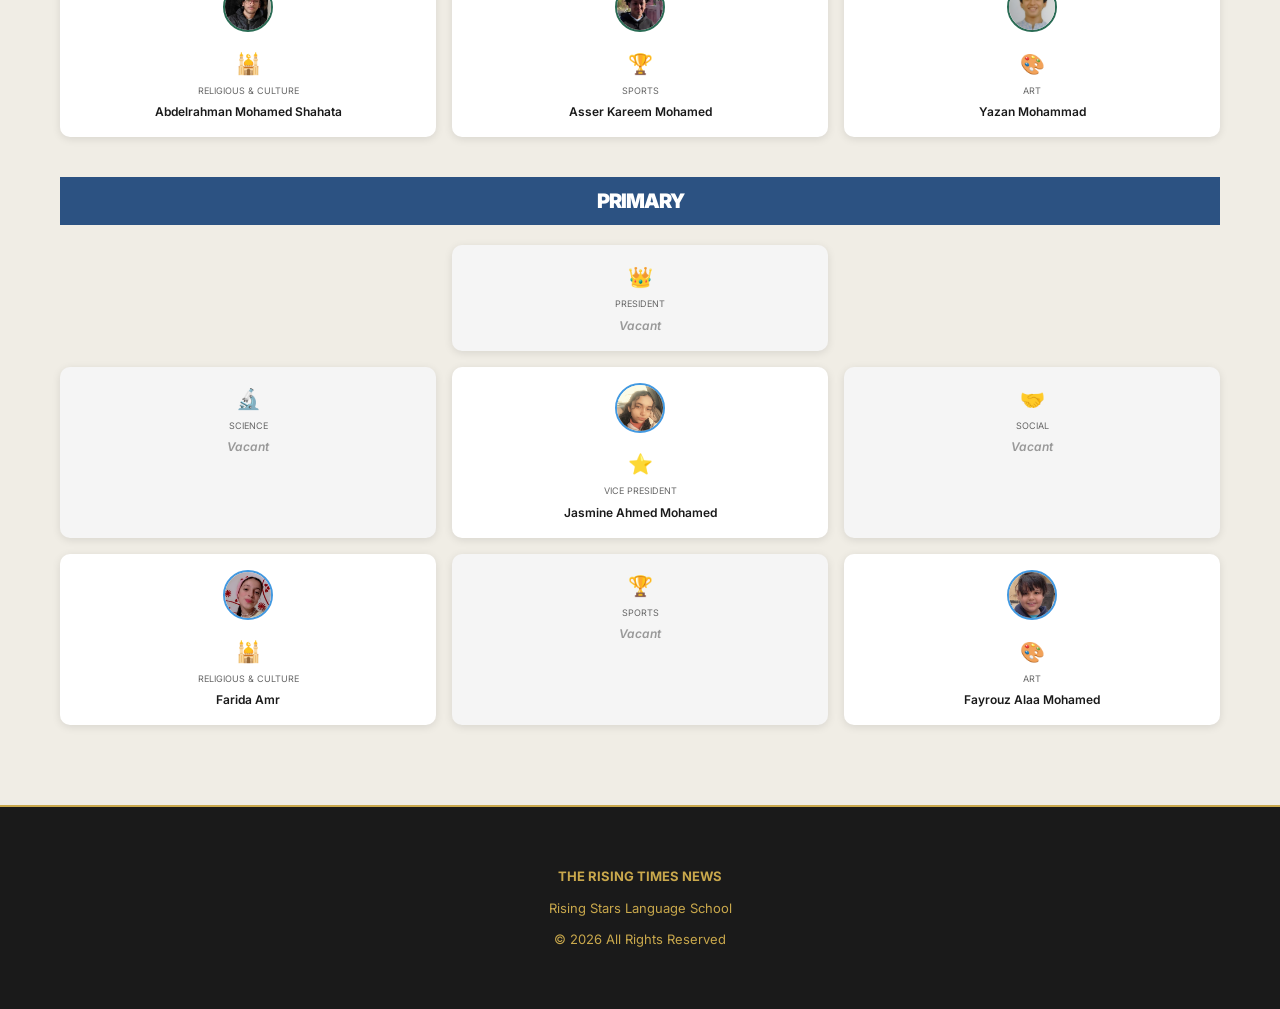
<file: cse-council.html>
<!DOCTYPE html>
<html lang="en">
<head>
    <meta charset="UTF-8">
    <meta name="viewport" content="width=device-width, initial-scale=1.0">
    <title>CSE Council - Rising Stars Magazine</title>
    <meta name="description" content="Rising Stars Language School's Cultural, Scientific and Educational (CSE) Council. Meet our student representatives across Secondary, Preparatory and Primary stages.">
    <meta property="og:title" content="CSE Council - Rising Stars Magazine">
    <meta property="og:description" content="Meet Rising Stars Language School's CSE student representatives across all stages.">
    <meta property="og:url" content="https://therisingtimes.vercel.app/">
    <meta property="og:image" content="https://therisingtimes.vercel.app/assets/images/logo1.png">
    <meta property="og:type" content="website">
    <link rel="stylesheet" href="css/style.css">
    <link rel="shortcut icon" type="image/png" href="assets/images/decorative.png?v=1">
    <link rel="icon" type="image/png" sizes="32x32" href="assets/images/decorative.png?v=1">
    <link rel="icon" type="image/png" sizes="64x64" href="assets/images/decorative.png?v=1">
    <link rel="apple-touch-icon" sizes="180x180" href="assets/images/decorative.png?v=1">
    <script defer src="https://cdn.vercel-insights.com/v1/script.js"></script>
    <style>
        .cse-header { background: linear-gradient(135deg, var(--primary-black) 0%, #1a1a2e 100%); padding: 60px 20px; text-align: center; }
        .cse-header h1 { color: var(--primary-gold); margin-bottom: 10px; }
        .cse-header p { color: rgba(255,255,255,0.7); }
        .cse-head { display: flex; align-items: center; justify-content: center; gap: 16px; margin-top: 20px; padding: 16px; background: rgba(201,168,76,0.15); border-radius: 12px; border: 2px solid var(--primary-gold); max-width: 350px; margin: 20px auto 0; cursor: pointer; }
        .cse-head img { width: 50px; height: 50px; border-radius: 50%; object-fit: cover; border: 2px solid var(--primary-gold); }
        .cse-head-info .label { font-size: 10px; color: var(--primary-gold); text-transform: uppercase; }
        .cse-head-info .name { color: #fff; font-size: 14px; font-weight: 700; }
        .cse-content { max-width: 1200px; margin: 0 auto; padding: 40px 20px; }
        .stage-section { margin-bottom: 40px; }
        .stage-title { font-size: 20px; color: var(--primary-gold); margin-bottom: 20px; text-align: center; text-transform: uppercase; padding: 12px; }
        .stage-title.sec { background: #1a1a1a; color: #fff; }
        .stage-title.prep { background: #1B4D3E; color: #fff; }
        .stage-title.pri { background: #2C5282; color: #fff; }
@media (min-width: 769px) {
            .cse-grid { 
                display: grid; 
                grid-template-columns: repeat(3, 1fr); 
                gap: 16px; 
            }
            .cse-grid .cse-card[data-col="1"] { grid-column: 1; }
            .cse-grid .cse-card[data-col="2"] { grid-column: 2; }
            .cse-grid .cse-card[data-col="3"] { grid-column: 3; }
        }
        @media (max-width: 768px) {
            .cse-grid { 
                display: grid; 
                grid-template-columns: repeat(3, 1fr); 
                gap: 8px; 
            }
            .cse-grid .cse-card[data-col="1"] { grid-column: 1; }
            .cse-grid .cse-card[data-col="2"] { grid-column: 2; }
            .cse-grid .cse-card[data-col="3"] { grid-column: 3; }
            .cse-content { padding: 20px 10px; }
            .cse-header { padding: 40px 15px; }
            .cse-header h1 { font-size: 24px; }
            .cse-card { padding: 8px; }
            .cse-card img { width: 32px; height: 32px; border-width: 2px; }
            .cse-card .role-icon { font-size: 14px; }
            .cse-card .role-title { font-size: 7px; }
            .cse-card .role-name { font-size: 9px; }
            .cse-card .role-badge { font-size: 6px; padding: 2px 6px; }
            .stage-title { font-size: 14px; padding: 8px; margin-bottom: 12px; }
        }
        .cse-card { 
            background: var(--bg-white); 
            border-radius: 10px; 
            padding: 16px; 
            text-align: center; 
            box-shadow: var(--shadow-sm);
            cursor: pointer; 
        }
        .cse-card:hover { transform: translateY(-3px); box-shadow: var(--shadow-md); }
        .cse-card.empty { background: #f5f5f5; cursor: default; }
        .cse-card.empty:hover { transform: none; }
        .cse-card img { width: 50px; height: 50px; border-radius: 50%; object-fit: cover; margin-bottom: 8px; border: 2px solid var(--primary-gold); }
        .cse-card .role-icon { font-size: 20px; margin-bottom: 4px; }
        .cse-card .role-title { font-size: 9px; color: #666; text-transform: uppercase; margin-bottom: 4px; }
        .cse-card .role-name { font-size: 12px; font-weight: 600; }
        .cse-card .role-badge { display: inline-block; background: var(--primary-gold); color: #000; font-size: 8px; padding: 2px 8px; border-radius: 10px; margin-top: 6px; }
        .stage-sec .cse-card { border-color: #333; }
        .stage-sec .cse-card img { border-color: #333; }
        .stage-prep .cse-card { border-color: #2A6B54; }
        .stage-prep .cse-card img { border-color: #2A6B54; }
        .stage-pri .cse-card { border-color: #4299E1; }
        .stage-pri .cse-card img { border-color: #4299E1; }
    </style>
</head>
<body>
    <div class="bg-stars"></div>
    <nav class="navbar">
        <div class="container flex justify-between items-center">
            <a href="index.html" class="logo"><img src="assets/images/logo.png" alt="Logo"></a>
            <a href="javascript:void(0)" onclick="window.history.back()" class="btn btn-primary" style="padding:8px 16px;font-size:12px;">&larr; Back</a>
        </div>
    </nav>
    <div class="cse-header">
        <h1>CSE Council</h1>
        <p>Cultural, Scientific & Educational Council</p>
        <div class="cse-head" id="cseHead">
            <img src="" alt="Council Head" id="cseHeadImg" style="display:none;">
            <div class="cse-head-info">
                <div class="label">Council Head</div>
                <div class="name">Miss Somia</div>
            </div>
        </div>
    </div>
    <section class="cse-content">
        <div class="stage-section stage-sec">
            <h2 class="stage-title sec">Secondary</h2>
            <div class="cse-grid" id="secondaryGrid"></div>
        </div>
        <div class="stage-section stage-prep">
            <h2 class="stage-title prep">Preparatory</h2>
            <div class="cse-grid" id="preparatoryGrid"></div>
        </div>
        <div class="stage-section stage-pri">
            <h2 class="stage-title pri">Primary</h2>
            <div class="cse-grid" id="primaryGrid"></div>
        </div>
    </section>
    <footer class="footer">
        <div class="container">
            <p><strong>THE RISING TIMES NEWS</strong></p>
            <p>Rising Stars Language School</p>
            <p>&copy; 2026 All Rights Reserved</p>
        </div>
    </footer>
    <script src="js/data.js"></script>
    <script>
        const roles = [
            { key: 'president', title: 'President', icon: '👑' },
            { key: 'vicePresident', title: 'Vice President', icon: '⭐' },
            { key: 'science', title: 'Science', icon: '🔬' },
            { key: 'religiousCulture', title: 'Religious & Culture', icon: '🕌' },
            { key: 'art', title: 'Art', icon: '🎨' },
            { key: 'social', title: 'Social', icon: '🤝' },
            { key: 'sports', title: 'Sports', icon: '🏆' }
        ];
        
        function getOrderedRoles() {
            return [
                { key: 'president', title: 'President', icon: '👑', col: 2 },
                { key: 'science', title: 'Science', icon: '🔬', col: 1 },
                { key: 'vicePresident', title: 'Vice President', icon: '⭐', col: 2 },
                { key: 'social', title: 'Social', icon: '🤝', col: 3 },
                { key: 'religiousCulture', title: 'Religious & Culture', icon: '🕌', col: 1 },
                { key: 'sports', title: 'Sports', icon: '🏆', col: 2 },
                { key: 'art', title: 'Art', icon: '🎨', col: 3 }
            ];
        }
        
        function renderCard(role, studentName) {
            const student = studentName ? DataStore.getStudent(studentName) : null;
            if (studentName && student) {
                return `<div class="cse-card" data-col="${role.col}" onclick="viewStudent('${studentName}')">
                    <img src="${student.image || ''}" alt="${studentName}" onerror="this.style.display='none'">
                    <div class="role-icon">${role.icon}</div>
                    <div class="role-title">${role.title}</div>
                    <div class="role-name">${studentName}</div>
                </div>`;
            }
            return `<div class="cse-card empty" data-col="${role.col}"><div class="role-icon">${role.icon}</div><div class="role-title">${role.title}</div><div class="role-name" style="color:#999;font-style:italic;">Vacant</div></div>`;
        }
        async function init() {
            await DataStore.load();
            renderCSECouncil();
        }
        function renderCSECouncil() {
            const council = DataStore.getCSECouncil();
            const headName = council.head || 'Miss Somia';
            const headStudent = DataStore.getStudent(headName);
            document.querySelector('#cseHead .name').textContent = headName;
            const headImg = document.getElementById('cseHeadImg');
            if (headStudent) {
                if (headStudent.image) { headImg.src = headStudent.image; headImg.style.display = 'block'; }
                document.getElementById('cseHead').onclick = () => viewStudent(headName);
                document.getElementById('cseHead').style.cursor = 'pointer';
            }
            const renderCard = (role, studentName) => {
                const student = studentName ? DataStore.getStudent(studentName) : null;
                if (studentName && student) {
                    return `<div class="cse-card" data-col="${role.col}" onclick="viewStudent('${studentName}')">
                        <img src="${student.image || ''}" alt="${studentName}" onerror="this.style.display='none'">
                        <div class="role-icon">${role.icon}</div>
                        <div class="role-title">${role.title}</div>
                        <div class="role-name">${studentName}</div>
                    </div>`;
                }
                return `<div class="cse-card empty" data-col="${role.col}"><div class="role-icon">${role.icon}</div><div class="role-title">${role.title}</div><div class="role-name" style="color:#999;font-style:italic;">Vacant</div></div>`;
            };
            ['secondary', 'preparatory', 'primary'].forEach(stage => {
                document.getElementById(stage + 'Grid').innerHTML = getOrderedRoles().map(role => renderCard(role, council.stages[stage][role.key])).join('');
            });
        }
        function viewStudent(name) { window.location.href = 'student.html?name=' + encodeURIComponent(name); }
        init();
    </script>
</body>
</html>
</file>
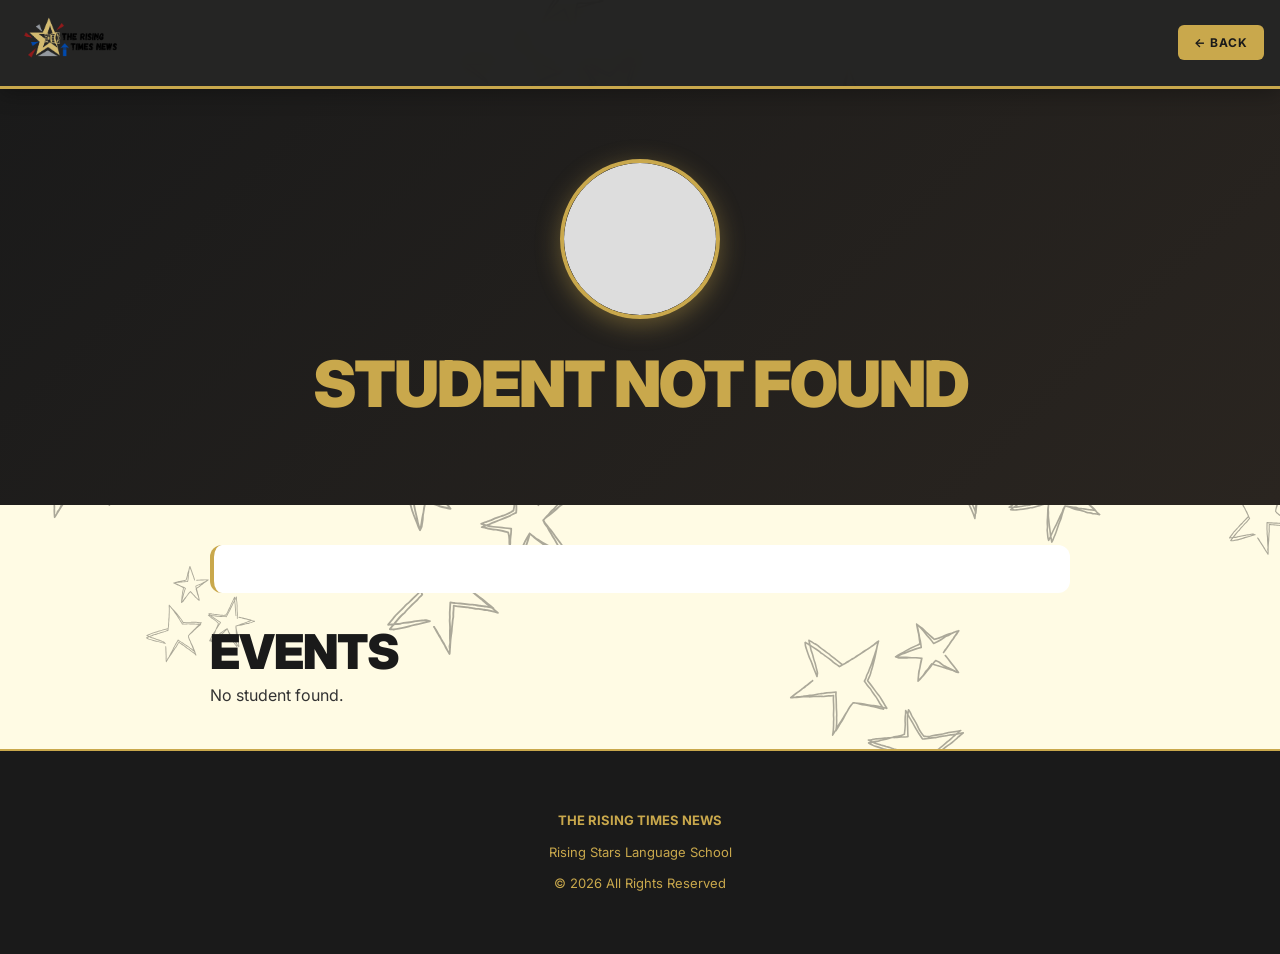
<file: student.html>
<!DOCTYPE html>
<html lang="en">
<head>
    <meta charset="UTF-8">
    <meta name="viewport" content="width=device-width, initial-scale=1.0">
    <title>Student Profile - Rising Stars Magazine</title>
    <meta name="description" content="Read the latest news, achievements, and event coverage from Rising Stars Language School. Student stories, competitions, cultural events and more.">
    <meta property="og:title" content="Student Profile - Rising Stars Magazine">
    <meta property="og:description" content="Stay updated with the latest news and achievements from Rising Stars Language School.">
    <meta property="og:url" content="https://therisingtimes.vercel.app/">
    <meta property="og:image" content="https://therisingtimes.vercel.app/assets/images/logo1.png">
    <meta property="og:type" content="website">
    <link rel="stylesheet" href="css/style.css">
    <link rel="shortcut icon" type="image/png" href="assets/images/decorative.png?v=1">
    <link rel="icon" type="image/png" sizes="32x32" href="assets/images/decorative.png?v=1">
    <link rel="icon" type="image/png" sizes="64x64" href="assets/images/decorative.png?v=1">
    <link rel="apple-touch-icon" sizes="180x180" href="assets/images/decorative.png?v=1">
    <script defer src="https://cdn.vercel-insights.com/v1/script.js"></script>
    <style>
        .profile-header { background: linear-gradient(135deg, var(--primary-black) 0%, #2a2520 100%); padding: 70px 20px; text-align: center; }
        .profile-header h1 { color: var(--primary-gold); }
        .profile-header img { width: 160px; height: 160px; border-radius: 50%; object-fit: cover; border: 4px solid var(--primary-gold); box-shadow: 0 6px 24px rgba(201,168,76,0.4); margin-bottom: 20px; }
        .profile-header .role { font-size: 16px; color: rgba(255,255,255,0.7); font-style: italic; margin-bottom: 12px; }
        .profile-achievements { display: flex; flex-wrap: wrap; justify-content: center; gap: 8px; margin-top: 16px; }
        .profile-achievements .achievement-tag { background: var(--primary-gold); color: var(--primary-black); padding: 6px 14px; border-radius: 16px; font-size: 12px; font-weight: 600; }
        .profile-content { max-width: 900px; margin: 0 auto; padding: 40px 20px; }
        .profile-quote { background: var(--bg-white); padding: 24px; border-radius: 12px; font-size: 18px; font-style: italic; color: #333; border-left: 4px solid var(--primary-gold); margin-bottom: 30px; }
        .event-mini { background: var(--bg-white); border-radius: 12px; padding: 20px; box-shadow: var(--shadow-sm); cursor: pointer; transition: var(--transition); }
        .event-mini:hover { transform: translateY(-2px); box-shadow: var(--shadow-md); }
        .event-mini-title { font-size: 14px; font-weight: 700; margin-bottom: 6px; }
        .event-mini-excerpt { font-size: 11px; color: #555; margin-bottom: 8px; }
        .cse-event-mini { background: linear-gradient(135deg, rgba(155,89,182,0.15) 0%, rgba(142,68,173,0.1) 100%); border-left: 4px solid #9B59B6; border-radius: 12px; cursor: pointer; }
        .cse-event-mini:hover { transform: translateY(-2px); box-shadow: var(--shadow-md); }
        .top-student-event-mini { background: linear-gradient(135deg, rgba(212,175,55,0.15) 0%, rgba(184,134,11,0.1) 100%); border-left: 4px solid #D4AF37; border-radius: 12px; cursor: pointer; }
        .top-student-event-mini:hover { transform: translateY(-2px); box-shadow: var(--shadow-md); }
        #eventsList { display: grid; grid-template-columns: repeat(2, 1fr); gap: 16px; }
        @media (max-width: 768px) { #eventsList { grid-template-columns: 1fr; } }
        @media (max-width: 768px) { .profile-header img { width: 140px; height: 140px; } .profile-header h1 { font-size: 28px; } }
    </style>
</head>
<body>
    <div class="bg-stars"></div>

    <nav class="navbar">
        <div class="container flex justify-between items-center">
            <a href="index.html" class="logo"><img src="assets/images/logo.png" alt="Logo"></a>
            <a href="javascript:void(0)" onclick="window.history.back()" class="btn btn-primary" style="padding:8px 16px;font-size:12px;">&larr; Back</a>
        </div>
    </nav>

    <div class="profile-header">
        <img src="" alt="Student" id="profileImage" onerror="this.src='data:image/svg+xml,%3Csvg xmlns=%27http://www.w3.org/2000/svg%27 width=%27180%27 height=%27180%27%3E%3Ccircle cx=%2790%27 cy=%2790%27 r=%2790%27 fill=%27%23ddd%27/%3E%3C/svg%3E'">
        <h1 id="profileName">Loading...</h1>
        <p class="role" id="profileRole"></p>
        <div id="profileAchievements"></div>
    </div>

    <div class="profile-content">
        <div class="profile-quote" id="profileQuote"></div>
        <div class="events-section">
            <h2>Events</h2>
            <div id="eventsList"></div>
        </div>
    </div>

    <footer class="footer">
        <div class="container">
            <p><strong>THE RISING TIMES NEWS</strong></p>
            <p>Rising Stars Language School</p>
            <p>&copy; 2026 All Rights Reserved</p>
        </div>
    </footer>

    <script src="js/data.js"></script>
    <script>
        const studentName = new URLSearchParams(window.location.search).get('name') || '';

        async function init() {
            await DataStore.load();
            DataStore.getCSECouncil();
            loadProfile();
        }

        function loadProfile() {
            const student = DataStore.getStudent(studentName);
            if (!student) {
                document.getElementById('profileName').textContent = studentName || 'Student Not Found';
                document.getElementById('eventsList').innerHTML = '<p>No student found.</p>';
                return;
            }

            document.getElementById('profileName').innerHTML = student.name + (student.star && student.type === 'student' ? ' <span class="star-badge">★ Star</span>' : '');
            document.getElementById('profileRole').textContent = student.role || '';
            document.getElementById('profileQuote').textContent = '"' + student.quote + '"';
            document.getElementById('profileImage').src = student.image || '';
            
            const achievementsHtml = student.achievements && student.achievements.length 
                ? `<div class="profile-achievements">${student.achievements.map(a => `<span class="achievement-tag">${a}</span>`).join('')}</div>`
                : '';
            document.getElementById('profileAchievements').innerHTML = achievementsHtml;

            const studentEvents = DataStore.getStudentEvents(studentName);
            const eventsList = document.getElementById('eventsList');

            if (studentEvents.length > 0) {
                eventsList.innerHTML = studentEvents.map(event => {
                    const excerpt = DataStore.getEventExcerpt(event);
                    const thumb = DataStore.getEventPreviewImage(event);
                    
                    let studentInfo = null;
                    let foundAsOrganizer = false;
                    if (event.elements) {
                        for (const el of event.elements) {
                            if (el.type === 'students' && el.students) {
                                studentInfo = el.students.find(s => s.name === studentName);
                                if (studentInfo) break;
                            }
                            if (el.type === 'organizers' && el.organizers) {
                                studentInfo = el.organizers.find(s => s.name === studentName);
                                if (studentInfo) { foundAsOrganizer = true; break; }
                            }
                        }
                    }
                    
                    const st = DataStore.getStudent(studentName);
                    const roleText = studentInfo?.role ? studentInfo.role : (foundAsOrganizer ? (st?.role || 'Teacher') : 'Participant');
                    const achieveText = studentInfo?.achievement ? `- ${studentInfo.achievement}` : '';
                    const isCSE = event._isCSE;
                    const isTopStudent = event._isTopStudent;
                    const cseRole = event._cseRole || {};
                    const topRole = event._topRole || {};
                    const roleTitle = isTopStudent ? topRole.title : (cseRole.title || 'CSE Council Member');
                    const roleIcon = isTopStudent ? topRole.icon : (cseRole.icon || '👑');
                    const isSpecial = isCSE || isTopStudent;
                    const onclickAttr = isCSE ? "window.location.href='cse-council.html'" : (isTopStudent ? "viewArticle('top-students-competition')" : "viewArticle('" + event.id + "')");
                    const excerptText = isTopStudent ? 'Recognized for outstanding achievement' : (isCSE ? 'Cultural, Scientific & Educational Council' : excerpt);
                    const accentColor = isTopStudent ? '#D4AF37' : (isCSE ? '#9B59B6' : '#DC143C');
                    const thumbHtml = isCSE ? `<div style="width:60px;height:45px;min-width:60px;background:linear-gradient(135deg, #9B59B6, #8E44AD);border-radius:8px;display:flex;align-items:center;justify-content:center;font-size:24px;">${roleIcon}</div>` : 
                                       (isTopStudent ? `<div style="width:60px;height:45px;min-width:60px;background:linear-gradient(135deg, #D4AF37, #B8860B);border-radius:8px;display:flex;align-items:center;justify-content:center;font-size:24px;color:#fff;">${roleIcon}</div>` : 
                                       (thumb ? `<img src="${thumb}" style="width:60px;height:45px;object-fit:cover;border-radius:8px;flex-shrink:0;" onerror="this.style.display='none'">` : ''));
                    return `
                        <div class="event-mini ${isCSE ? 'cse-event-mini' : ''} ${isTopStudent ? 'top-student-event-mini' : ''}" onclick="${onclickAttr}">
                            <div style="display:flex;gap:16px;align-items:flex-start;">
                                ${thumbHtml}
                                <div style="flex:1;">
                                    <div class="event-mini-title">${event.title}</div>
                                    <div style="font-size:11px;color:${accentColor};font-weight:600;margin:3px 0;">${isSpecial ? roleTitle : roleText + ' ' + achieveText}</div>
                                    <div class="event-mini-excerpt" style="font-size:10px;">${excerptText}</div>
                                </div>
                            </div>
                        </div>`;
                }).join('');
            } else {
                eventsList.innerHTML = '<p>No events found for this student.</p>';
            }
        }

        function viewArticle(id) {
            window.location.href = 'article.html?id=' + id;
        }

        init();
    </script>
</body>
</html>
</file>
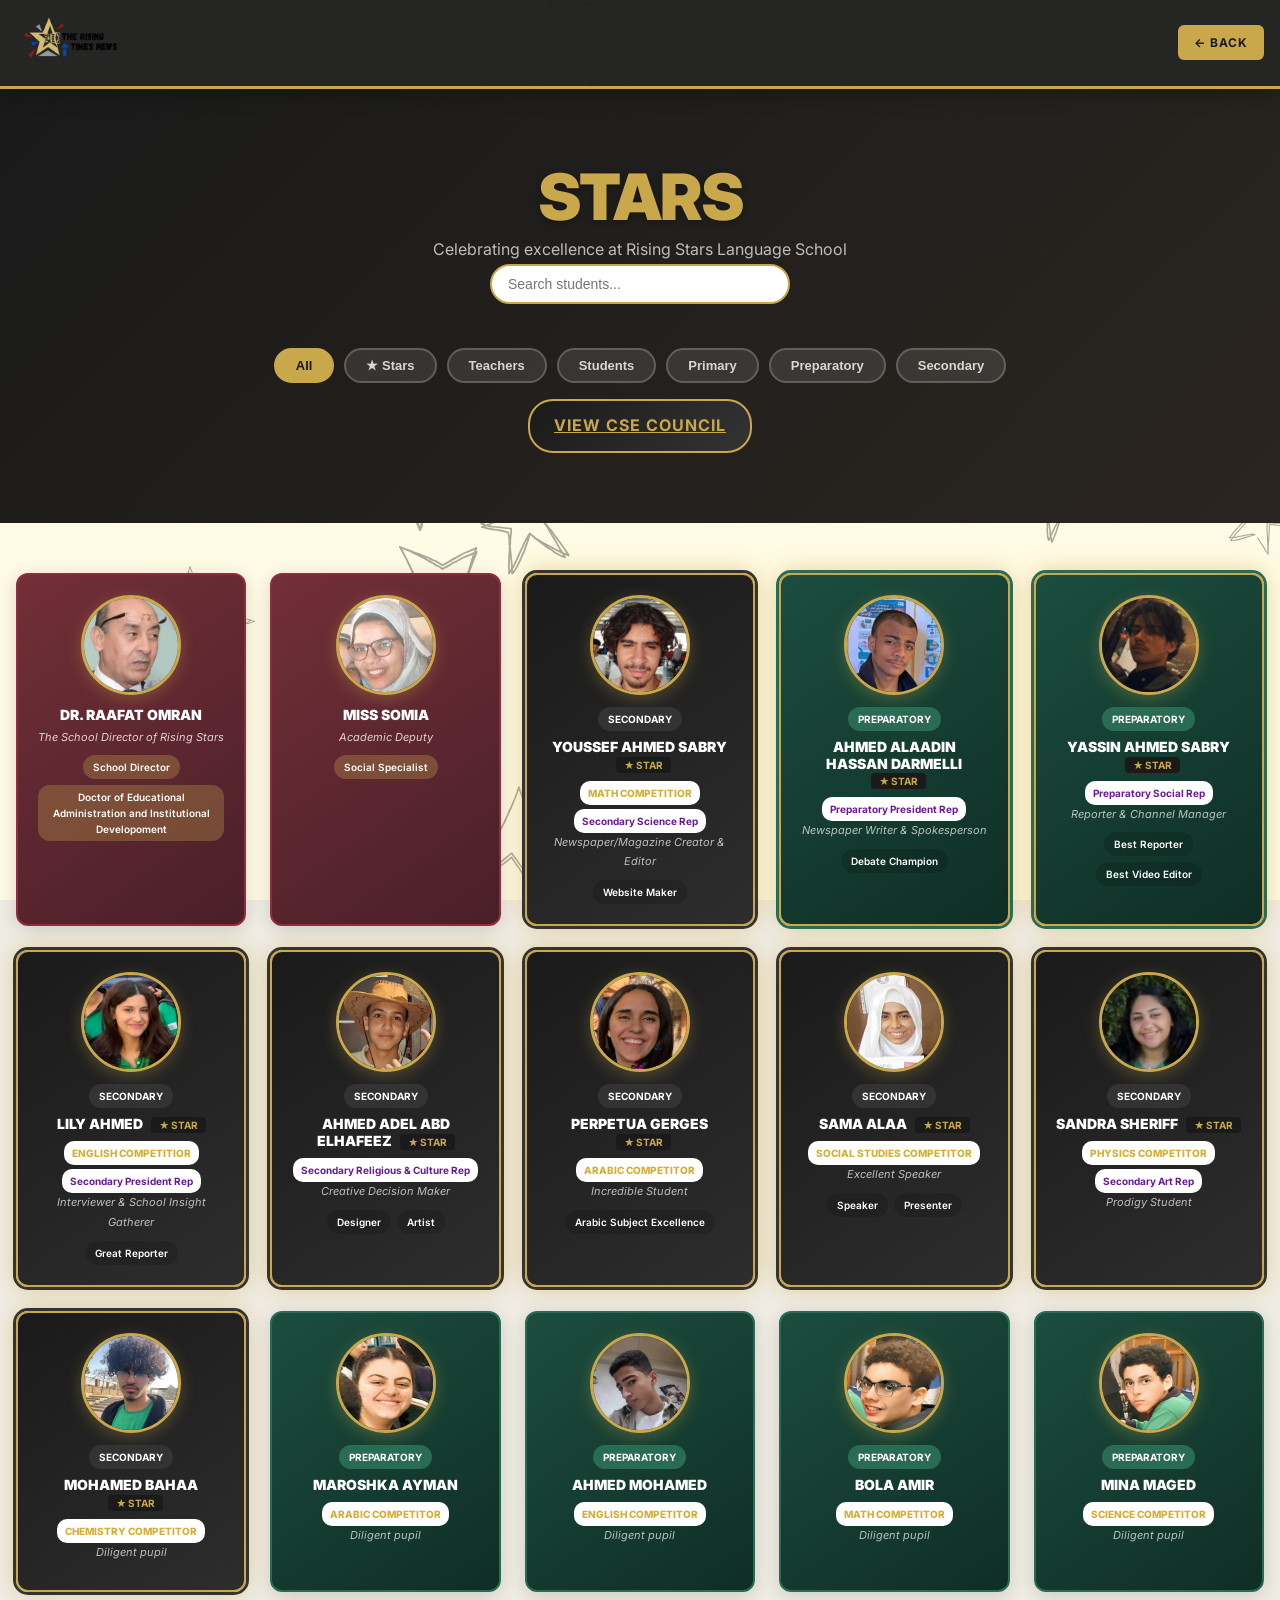
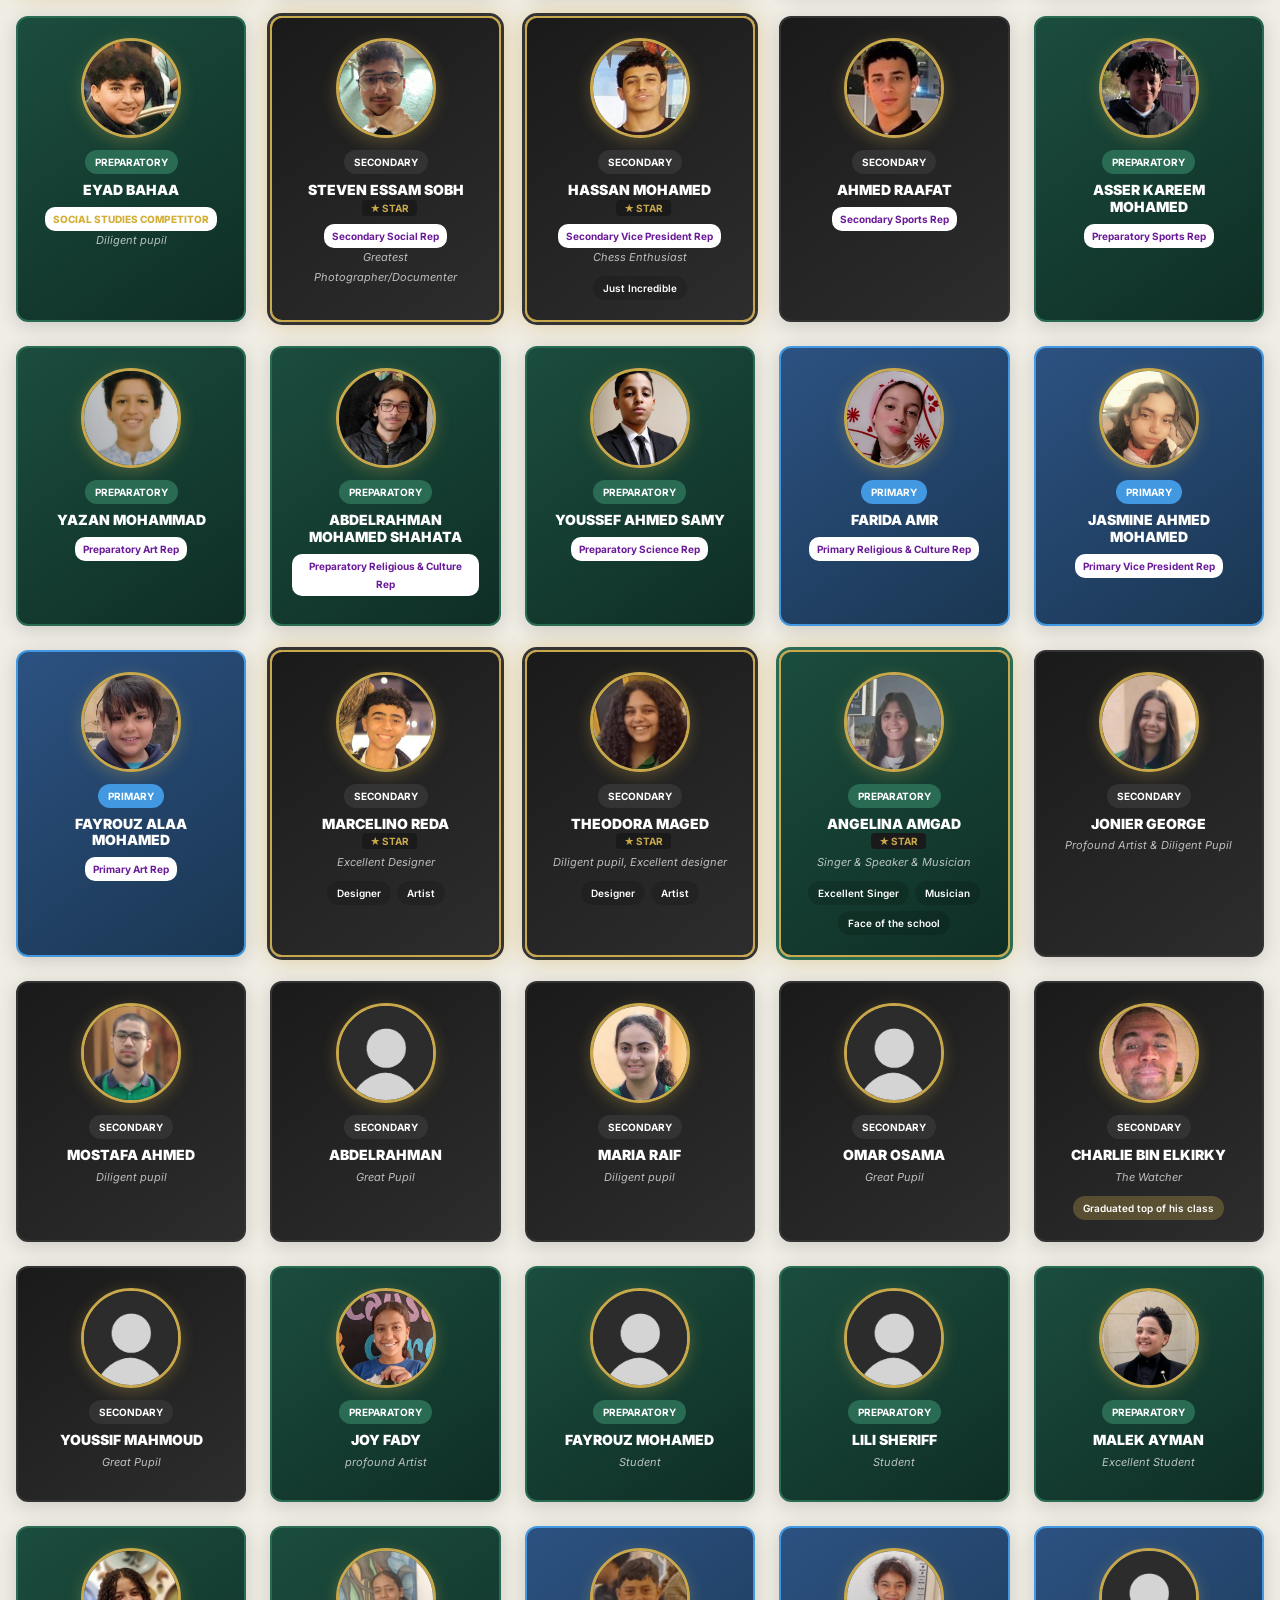
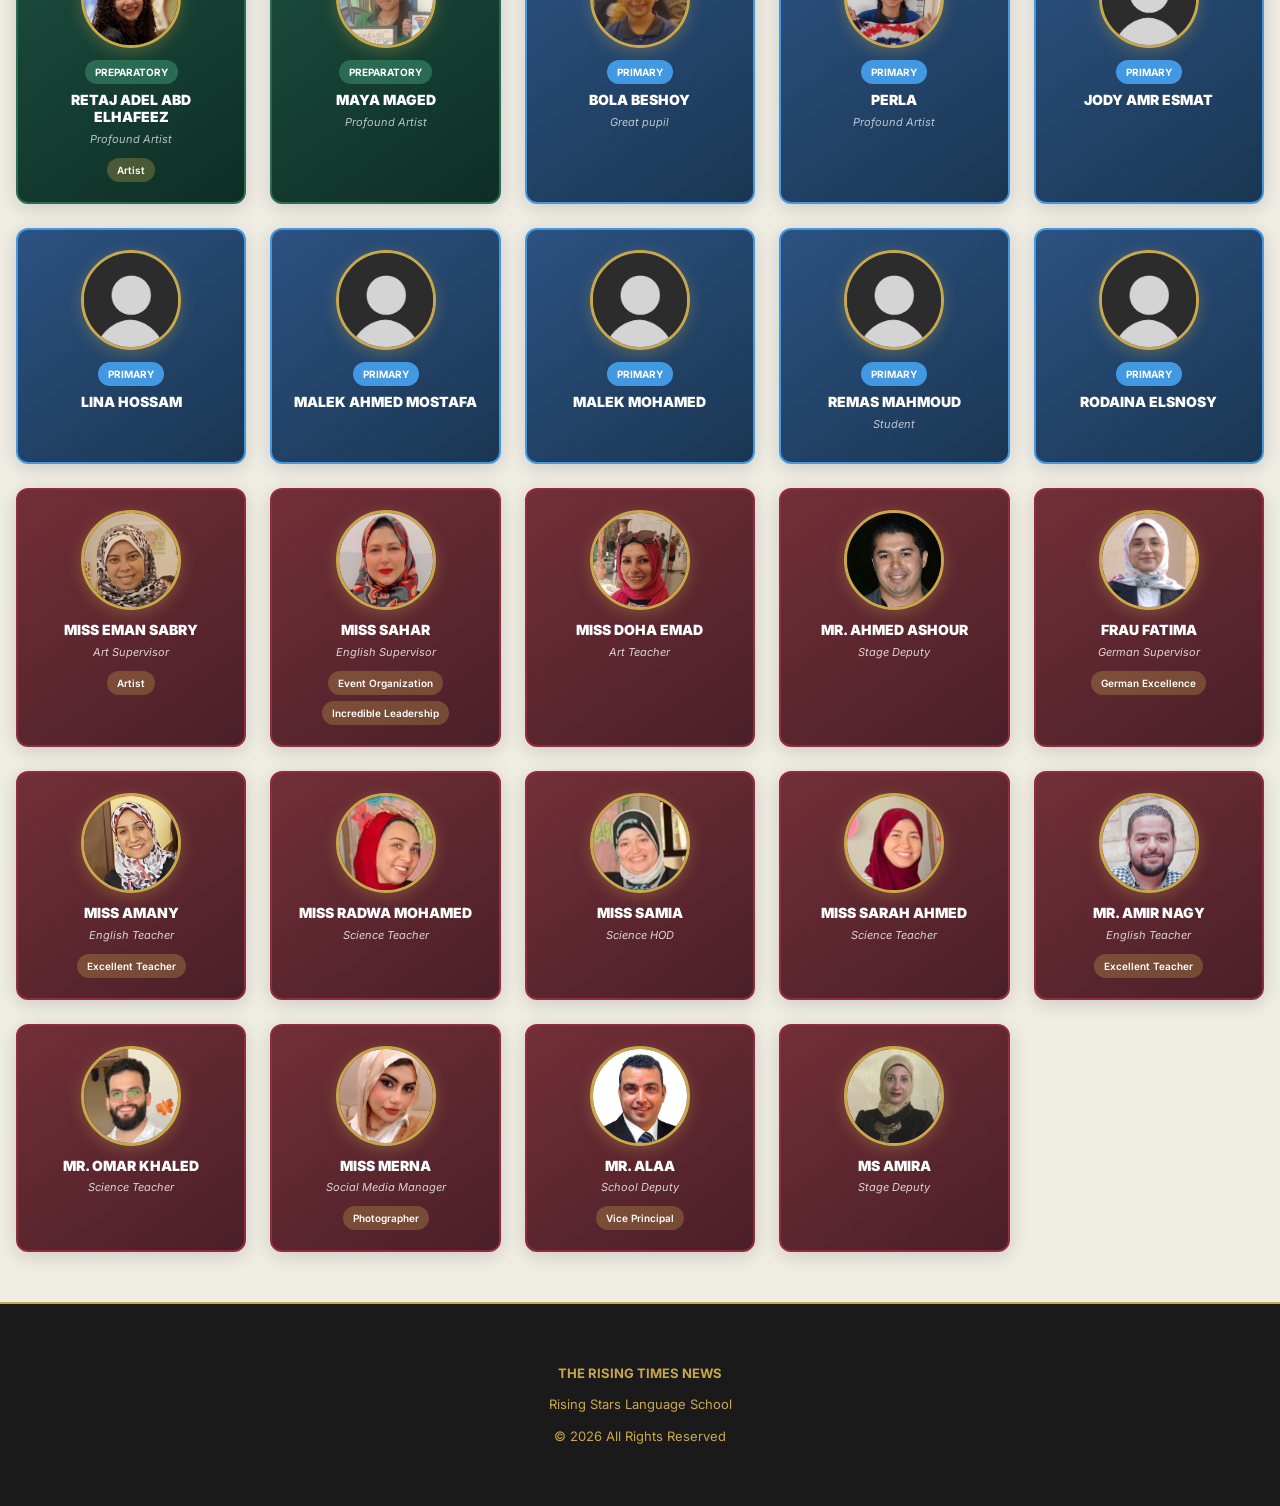
<file: top-students.html>
<!DOCTYPE html>
<html lang="en">
<head>
    <meta charset="UTF-8">
    <meta name="viewport" content="width=device-width, initial-scale=1.0">
    <title>Stars - Rising Stars Magazine</title>
    <meta name="description" content="Meet Rising Stars Language School's top students and star achievers. Featuring student achievements, academic competition winners, and more.">
    <meta property="og:title" content="Stars - Rising Stars Magazine">
    <meta property="og:description" content="Meet Rising Stars Language School's top students and star achievers.">
    <meta property="og:url" content="https://therisingtimes.vercel.app/">
    <meta property="og:image" content="https://therisingtimes.vercel.app/assets/images/logo1.png">
    <meta property="og:type" content="website">
    <link rel="stylesheet" href="css/style.css">
    <link rel="shortcut icon" type="image/png" href="assets/images/decorative.png?v=1">
    <link rel="icon" type="image/png" sizes="32x32" href="assets/images/decorative.png?v=1">
    <link rel="icon" type="image/png" sizes="64x64" href="assets/images/decorative.png?v=1">
    <link rel="apple-touch-icon" sizes="180x180" href="assets/images/decorative.png?v=1">
    <script defer src="https://cdn.vercel-insights.com/v1/script.js"></script>
    <style>
        .students-header { background: linear-gradient(135deg, var(--primary-black) 0%, #2a2520 100%); padding: 70px 20px; text-align: center; }
        .students-header h1 { color: var(--primary-gold); text-shadow: 0 2px 8px rgba(0,0,0,0.3); }
        .students-header p { color: rgba(255,255,255,0.7); }
        .filter-bar { display: flex; justify-content: center; gap: 10px; margin-top: 24px; flex-wrap: wrap; }
        .filter-btn { padding: 8px 20px; background: rgba(255,255,255,0.1); border: 2px solid rgba(255,255,255,0.2); border-radius: 20px; cursor: pointer; font-size: 13px; font-weight: 600; transition: var(--transition); color: rgba(255,255,255,0.8); }
        .filter-btn.active, .filter-btn:hover { border-color: var(--primary-gold); background: var(--primary-gold); color: var(--primary-black); }
        .students-grid { display: grid; grid-template-columns: repeat(3, 1fr); gap: 24px; }
        @media (min-width: 1024px) { .students-grid { grid-template-columns: repeat(5, 1fr); } }
        @media (max-width: 768px) { .students-grid { grid-template-columns: repeat(3, 1fr); gap: 16px; } }
        @media (max-width: 480px) { .students-grid { grid-template-columns: repeat(2, 1fr); gap: 12px; } }
        .student-card { background: linear-gradient(135deg, rgba(255,255,255,0.95) 0%, rgba(245,244,240,0.9) 100%); border-radius: 12px; padding: 20px; text-align: center; box-shadow: var(--shadow-md); transition: var(--transition); cursor: pointer; border: 1px solid rgba(0,0,0,0.06); text-align: center; }
        .student-card:hover { transform: translateY(-4px); box-shadow: var(--shadow-lg); }
        
        /* Base star style - gold border */
        .student-card.star { border: 3px solid var(--primary-gold); box-shadow: 0 0 20px rgba(201,168,76,0.6); }
        .student-card.star.teacher { background: linear-gradient(145deg, #722F37 0%, #4A1F29 100%); border-color: var(--primary-gold); }
        .student-card.star.secondary { background: linear-gradient(145deg, #1a1a1a 0%, #2d2d2d 100%); border-color: var(--primary-gold); box-shadow: 0 0 0 3px #333, 0 0 25px rgba(201,168,76,0.6); }
        .student-card.star.preparatory { background: linear-gradient(145deg, #1B4D3E 0%, #0F2E25 100%); border-color: var(--primary-gold); box-shadow: 0 0 0 3px #2A6B54, 0 0 25px rgba(201,168,76,0.6); }
        .student-card.star.primary { background: linear-gradient(145deg, #2C5282 0%, #1A3652 100%); border-color: var(--primary-gold); box-shadow: 0 0 0 3px #4299E1, 0 0 25px rgba(201,168,76,0.6); }
        .student-card.star.teacher { box-shadow: 0 0 0 3px #922B3E, 0 0 25px rgba(201,168,76,0.6); }
        
        .student-card.star h3 { color: var(--primary-gold); }
        .student-card.star .role { color: rgba(255,255,255,0.7); }
        .student-card.star .cse-role { color: #6A1B9A; background: white; }
        .student-card.star .class-badge { background: var(--primary-gold); color: var(--primary-black); }
        
        /* Teacher colors */
        .student-card.teacher { background: linear-gradient(145deg, #722F37 0%, #4A1F29 100%); border: 2px solid #922B3E; color: #fff; text-align: center; }
        .student-card.teacher h3 { color: #fff; }
        .student-card.teacher .role { color: rgba(255,255,255,0.8); }
        .student-card.teacher .class-badge { background: #922B3E; color: #fff; text-align: center; }
        
        /* Secondary */
        .student-card.secondary { background: linear-gradient(145deg, #1a1a1a 0%, #2d2d2d 100%); border: 2px solid #333; color: #fff; }
        .student-card.secondary h3 { color: #fff; }
        .student-card.secondary .class-badge { background: #333; color: #fff; }
        
        /* Preparatory */
        .student-card.preparatory { background: linear-gradient(145deg, #1B4D3E 0%, #0F2E25 100%); border: 2px solid #2A6B54; color: #fff; }
        .student-card.preparatory h3 { color: #fff; }
        .student-card.preparatory .class-badge { background: #2A6B54; color: #fff; }
        
        /* Primary */
        .student-card.primary { background: linear-gradient(145deg, #2C5282 0%, #1A3652 100%); border: 2px solid #4299E1; color: #fff; }
        .student-card.primary h3 { color: #fff; }
        .student-card.primary .class-badge { background: #4299E1; color: #fff; }
        .student-card.primary .role { color: rgba(255,255,255,0.7); }
        
        .student-card img { width: 100px; height: 100px; border-radius: 50%; object-fit: cover; border: 3px solid var(--primary-gold); margin: 0 auto 12px; box-shadow: 0 4px 16px rgba(201,168,76,0.3); display: block; }
        .student-card h3 { font-size: 14px; margin-bottom: 4px; }
        .student-card .cse-role { color: #6A1B9A; font-size: 10px; font-weight: 700; margin-top: 4px; background: white; padding: 3px 8px; border-radius: 10px; display: inline-block; }
        .student-card .top-role { color: #D4AF37; font-size: 10px; font-weight: 800; margin-top: 4px; background: white; padding: 3px 8px; border-radius: 10px; display: inline-block; text-transform: uppercase; }
        .student-card .role { font-size: 11px; color: rgba(255,255,255,0.7); font-style: italic; margin-bottom: 8px; }
        .student-card .class-badge { display: block; background: #8B3A5C; color: #fff; padding: 4px 10px; border-radius: 12px; font-size: 10px; font-weight: 700; text-transform: uppercase; margin: 0 auto 8px; width: fit-content; }
        .achievements { display: flex; flex-wrap: wrap; justify-content: center; gap: 6px; margin-top: 8px; }
        .achievement-tag { background: rgba(201,168,76,0.3); padding: 4px 10px; border-radius: 12px; font-size: 10px; font-weight: 600; }
        .student-card.star .achievement-tag { background: rgba(0,0,0,0.15); color: #fff; }
        .search-input { width: 100%; max-width: 300px; padding: 10px 16px; border: 2px solid var(--primary-gold); border-radius: 20px; font-size: 14px; outline: none; margin-bottom: 20px; }
        .search-input:focus { box-shadow: 0 0 10px rgba(201,168,76,0.4); }
        .cse-link-btn { display: inline-block; background: linear-gradient(135deg, #1a1a1a 0%, #333 100%); color: var(--primary-gold); padding: 12px 24px; border-radius: 25px; font-weight: 700; text-transform: uppercase; letter-spacing: 1px; margin-top: 16px; border: 2px solid var(--primary-gold); transition: var(--transition); }
        .cse-link-btn:hover { background: var(--primary-gold); color: #1a1a1a; transform: scale(1.05); }
    </style>
</head>
<body>
    <div class="bg-stars"></div>

    <nav class="navbar">
        <div class="container flex justify-between items-center">
            <a href="index.html" class="logo"><img src="assets/images/logo.png" alt="Logo"></a>
            <a href="javascript:void(0)" onclick="window.history.back()" class="btn btn-primary" style="padding:8px 16px;font-size:12px;">&larr; Back</a>
        </div>
    </nav>

    <div class="students-header">
        <h1>Stars</h1>
        <p>Celebrating excellence at Rising Stars Language School</p>
        <input type="text" id="searchInput" class="search-input" placeholder="Search students..." oninput="renderStudents()">
        <div class="filter-bar">
            <button class="filter-btn active" onclick="filterStudents('all')">All</button>
            <button class="filter-btn" onclick="filterStudents('star')">★ Stars</button>
            <button class="filter-btn" onclick="filterStudents('teacher')">Teachers</button>
            <button class="filter-btn" onclick="filterStudents('student')">Students</button>
            <button class="filter-btn" onclick="filterStudents('Primary')">Primary</button>
            <button class="filter-btn" onclick="filterStudents('Preparatory')">Preparatory</button>
            <button class="filter-btn" onclick="filterStudents('Secondary')">Secondary</button>
        </div>
        <a href="cse-council.html" class="cse-link-btn">View CSE Council</a>
    </div>

    <section class="section">
        <div class="container">
            <div class="students-grid" id="studentsGrid"></div>
        </div>
    </section>

    <footer class="footer">
        <div class="container">
            <p><strong>THE RISING TIMES NEWS</strong></p>
            <p>Rising Stars Language School</p>
            <p>&copy; 2026 All Rights Reserved</p>
        </div>
    </footer>

    <script src="js/data.js"></script>
    <script>
        let currentFilter = 'all';

        async function init() {
            await DataStore.load();
            DataStore.getCSECouncil();
            renderStudents();
        }

        function filterStudents(filter) {
            currentFilter = filter;
            document.querySelectorAll('.filter-btn').forEach(b => b.classList.remove('active'));
            event.target.classList.add('active');
            renderStudents();
        }

        function renderStudents() {
            let students = DataStore.getStudents();
            
            const searchTerm = (document.getElementById('searchInput')?.value || '').toLowerCase();
            if (searchTerm) {
                students = students.filter(s => s.name.toLowerCase().includes(searchTerm));
            }
            
            const priorityConfig = [
                { name: 'youssef', match: s => s.name.toLowerCase().includes('youssef') && !s.name.toLowerCase().includes('samy') },
                { name: 'ahmed alaa', match: s => s.name.toLowerCase().includes('alaadin') },
                { name: 'yassin', match: s => s.name.toLowerCase().includes('yassin') && !s.name.toLowerCase().includes('youssef') },
                { name: 'ahmed sabry', match: s => s.name.toLowerCase().includes('ahmed') && s.name.toLowerCase().includes('sabry') && !s.name.toLowerCase().includes('youssef') && !s.name.toLowerCase().includes('yassin') },
                { name: 'lily ahmed', match: s => s.name.toLowerCase().includes('lily') },
                { name: 'ahmed adel', match: s => s.name.toLowerCase().includes('ahmed adel') }
            ];
            
            const getPriorityIndex = (name) => {
                for (let i = 0; i < priorityConfig.length; i++) {
                    if (priorityConfig[i].match({ name })) return i;
                }
                return -1;
            };
            
            const countEvents = (name) => {
                const events = DataStore.getEvents();
                let count = 0;
                events.forEach(e => {
                    if (e.elements) {
                        e.elements.forEach(el => {
                            if (el.students) {
                                el.students.forEach(s => {
                                    if (s.name && s.name.toLowerCase() === name.toLowerCase()) count++;
                                });
                            }
                            if (el.organizers) {
                                el.organizers.forEach(s => {
                                    if (s.name && s.name.toLowerCase() === name.toLowerCase()) count++;
                                });
                            }
                        });
                    }
                });
                return count;
            };
            
            if (currentFilter === 'all') {
                students = students.filter(s => s.type === 'student' || s.type === 'teacher');
            } else if (currentFilter === 'star') {
                students = students.filter(s => s.star && s.type === 'student');
            } else if (currentFilter === 'teacher') {
                students = students.filter(s => s.type === 'teacher');
            } else if (currentFilter === 'student') {
                students = students.filter(s => s.type === 'student');
            } else if (currentFilter === 'Primary' || currentFilter === 'Preparatory' || currentFilter === 'Secondary') {
                students = students.filter(s => s.class === currentFilter);
            }
            
            const isHead = (s) => (s.type === 'teacher' && s.name.toLowerCase().includes('raafat') && s.name.toLowerCase().includes('omran')) || s.name === 'Miss Somia';
            
            const classOrder = { 'Secondary': 0, 'Preparatory': 1, 'Primary': 2 };
            const sortByClassThenEventsAndName = (a, b) => {
                const aClass = classOrder[a.class] ?? 3;
                const bClass = classOrder[b.class] ?? 3;
                if (aClass !== bClass) return aClass - bClass;
                const aCount = countEvents(a.name);
                const bCount = countEvents(b.name);
                if (bCount !== aCount) return bCount - aCount;
                return a.name.localeCompare(b.name);
            };
            
            const topNames = new Set((DataStore.topStudents || []).map(ts => ts.name));
            const heads = students.filter(s => isHead(s));
            const priorityStudents = students.filter(s => !isHead(s) && getPriorityIndex(s.name) >= 0);
            const topStudentsList = students.filter(s => !isHead(s) && getPriorityIndex(s.name) < 0 && topNames.has(s.name));
            
            // Get CSE council members
            const council = DataStore.getCSECouncil();
            const cseNames = new Set();
            if (council && council.stages) {
                for (const stage of ['secondary', 'preparatory', 'primary']) {
                    for (const [roleKey, memberName] of Object.entries(council.stages[stage])) {
                        if (memberName) cseNames.add(memberName);
                    }
                }
            }
            const cseStudents = students.filter(s => !isHead(s) && getPriorityIndex(s.name) < 0 && !topNames.has(s.name) && cseNames.has(s.name));
            const otherStars = students.filter(s => !isHead(s) && getPriorityIndex(s.name) < 0 && !topNames.has(s.name) && !cseNames.has(s.name) && s.star && s.type === 'student');
            const starTeachers = students.filter(s => !isHead(s) && getPriorityIndex(s.name) < 0 && !topNames.has(s.name) && !cseNames.has(s.name) && s.star && s.type === 'teacher');
            const regularStudents = students.filter(s => !isHead(s) && getPriorityIndex(s.name) < 0 && !topNames.has(s.name) && !cseNames.has(s.name) && !s.star);
            
            topStudentsList.sort(sortByClassThenEventsAndName);
            priorityStudents.sort((a, b) => {
                const aIdx = getPriorityIndex(a.name);
                const bIdx = getPriorityIndex(b.name);
                if (aIdx !== bIdx) return aIdx - bIdx;
                return sortByClassThenEventsAndName(a, b);
            });
            
            cseStudents.sort(sortByClassThenEventsAndName);
            otherStars.sort(sortByClassThenEventsAndName);
            starTeachers.sort(sortByClassThenEventsAndName);
            regularStudents.sort(sortByClassThenEventsAndName);
            
            const teachers = [];
            const nonTeachers = [];
            
            [...priorityStudents, ...topStudentsList, ...cseStudents, ...otherStars, ...starTeachers, ...regularStudents].forEach(s => {
                if (s.type === 'teacher') {
                    teachers.push(s);
                } else {
                    nonTeachers.push(s);
                }
            });
            
            const otherTeachers = teachers.filter(s => !isHead(s));
            
            students = [...heads, ...nonTeachers, ...otherTeachers];

            const grid = document.getElementById('studentsGrid');
            if (!students.length) {
                grid.innerHTML = '<p style="grid-column:1/-1;text-align:center;">No students found.</p>';
                return;
            }

            grid.innerHTML = students.map(s => {
                const isStar = s.star && s.type === 'student';
                const isTeacher = s.type === 'teacher';
                const studentClass = s.class || 'Student';
                const achievements = s.achievements ? s.achievements.map(a => `<span class="achievement-tag">${a}</span>`).join('') : '';
                
                let className = 'student-card';
                if (isStar) className += ' star';
                if (isTeacher) className += ' teacher';
                else if (studentClass.toLowerCase()) className += ' ' + studentClass.toLowerCase();
                
                // Get CSE role if student is in CSE Council
                let cseRoleHtml = '';
                const council = DataStore.getCSECouncil();
                const topStudents = DataStore.topStudents || [];
                if (council && council.stages) {
                    for (const stage of ['secondary', 'preparatory', 'primary']) {
                        for (const [roleKey, roleName] of Object.entries(council.stages[stage])) {
                            if (roleName === s.name) {
                                const roleTitles = { president: 'President', vicePresident: 'Vice President', science: 'Science', religiousCulture: 'Religious & Culture', art: 'Art', social: 'Social', sports: 'Sports' };
                                const stageLabel = stage.charAt(0).toUpperCase() + stage.slice(1);
                                cseRoleHtml = `<p class="cse-role">${stageLabel} ${roleTitles[roleKey] || roleKey} Rep</p>`;
                                break;
                            }
                        }
                        if (cseRoleHtml) break;
                    }
                }
                
                let topRoleHtml = '';
                const topStudent = topStudents.find(ts => ts.name === s.name);
                if (topStudent) {
                    topRoleHtml = `<p class="top-role">${topStudent.role}</p>`;
                }
                
                return `
                    <div class="${className}" onclick="viewStudent('${s.name}')">
                        <img src="${s.image || ''}" alt="${s.name}" onerror="this.src='data:image/svg+xml,%3Csvg xmlns=%27http://www.w3.org/2000/svg%27 width=%27140%27 height=%27140%27%3E%3Ccircle cx=%2770%27 cy=%2770%27 r=%2770%27 fill=%27%23ddd%27/%3E%3C/svg%3E'">
                        ${!isTeacher ? `<span class="class-badge">${studentClass}</span>` : ''}
                        <h3>${s.name}${isStar ? '<span class="star-badge">★ STAR</span>' : ''}</h3>
                        ${topRoleHtml}
                        ${cseRoleHtml}
                        <p class="role">${s.role || ''}</p>
                        ${achievements ? `<div class="achievements">${achievements}</div>` : ''}
                    </div>`;
            }).join('');
        }

        function viewStudent(name) {
            window.location.href = 'student.html?name=' + encodeURIComponent(name);
        }

        init();
    </script>
</body>
</html>
</file>
<file: css/style.css>
@import url('https://fonts.googleapis.com/css2?family=Inter:wght@400;600;700;900&display=swap');

/* ================================================================
   RISING STARS MAGAZINE - GLOBAL STYLES
   Mobile-first responsive design with CSS variables
   ================================================================ */

/* --- CSS VARIABLES --- */
:root {
    --primary-gold: #c9a84c;
    --primary-black: #1a1a1a;
    --bg-cream: #f0ede5;
    --bg-white: #ffffff;
    --text-dark: #111111;
    --text-muted: #555555;
    --shadow-sm: 0 2px 8px rgba(0,0,0,0.1);
    --shadow-md: 0 4px 20px rgba(0,0,0,0.15);
    --shadow-lg: 0 8px 40px rgba(0,0,0,0.22);
    --transition: all 0.3s ease;
}

/* --- RESET --- */
*, *::before, *::after {
    margin: 0;
    padding: 0;
    box-sizing: border-box;
}

html {
    scroll-behavior: smooth;
}

body {
    font-family: 'Inter', 'Segoe UI', -apple-system, BlinkMacSystemFont, sans-serif;
    background-color: var(--bg-cream);
    color: var(--primary-black);
    line-height: 1.6;
    overflow-x: hidden;
}

/* --- BACKGROUND --- */
.bg-stars {
    position: fixed;
    top: 0;
    left: 0;
    width: 100%;
    height: 100%;
    background-image: url('../assets/images/R.png');
    background-attachment: fixed;
    background-repeat: repeat;
    pointer-events: none;
    z-index: -1;
}

/* ================================================================
   LAYOUT
   ================================================================ */
.container {
    width: 100%;
    max-width: 1400px;
    margin: 0 auto;
    padding: 0 20px;
}

.wrapper {
    position: relative;
    z-index: 1;
}

/* --- FLEX UTILITIES --- */
.flex { display: flex; }
.flex-col { flex-direction: column; }
.flex-wrap { flex-wrap: wrap; }
.items-center { align-items: center; }
.items-start { align-items: flex-start; }
.justify-center { justify-content: center; }
.justify-between { justify-content: space-between; }
.justify-start { justify-content: flex-start; }
.gap-1 { gap: 8px; }
.gap-2 { gap: 16px; }
.gap-3 { gap: 24px; }
.gap-4 { gap: 32px; }

/* --- GRID SYSTEM --- */
.grid {
    display: grid;
    gap: 24px;
}

.grid-auto {
    grid-template-columns: repeat(auto-fill, minmax(300px, 1fr));
}

.grid-2 {
    grid-template-columns: repeat(2, 1fr);
}

.grid-3 {
    grid-template-columns: repeat(3, 1fr);
}

.grid-4 {
    grid-template-columns: repeat(4, 1fr);
}

/* --- ARTICLE GRID --- */
.articles-grid {
    display: grid;
    grid-template-columns: repeat(3, 1fr);
    gap: 24px;
}

.article-card {
    background: var(--bg-white);
    border-radius: 12px;
    padding: 20px;
    box-shadow: var(--shadow-md);
    transition: var(--transition);
    cursor: pointer;
    display: flex;
    flex-direction: column;
    border: 1px solid rgba(0,0,0,0.06);
}

.article-card:hover {
    transform: translateY(-8px);
    box-shadow: var(--shadow-lg);
}

.article-card.featured {
    grid-column: span 2;
    grid-row: span 2;
}

.article-card.featured .card-image {
    min-height: 280px;
}

.article-card.featured .card-title {
    font-size: 26px;
    line-height: 1.3;
}

.article-card.featured .card-excerpt {
    font-size: 16px;
    line-height: 1.6;
}

.article-card .card-title {
    font-size: 15px;
    font-weight: 700;
    text-transform: uppercase;
    margin-bottom: 8px;
}

.article-card .card-excerpt {
    font-size: 13px;
    color: #555;
    line-height: 1.6;
    flex-grow: 1;
}

.article-card .student-links {
    display: flex;
    flex-wrap: wrap;
    gap: 8px;
    margin-top: 12px;
    padding-top: 12px;
    border-top: 1px solid rgba(201, 168, 76, 0.3);
}

/* --- STUDENT CHIP IN ARTICLE --- */
.student-chip {
    display: inline-flex;
    align-items: center;
    gap: 6px;
    background: var(--primary-gold);
    color: var(--primary-black);
    padding: 4px 12px;
    border-radius: 16px;
    font-size: 12px;
    font-weight: 600;
    cursor: pointer;
    transition: var(--transition);
    border: none;
}

.student-chip:hover {
    background: var(--primary-black);
    color: var(--primary-gold);
}

.student-chip.star {
    background: linear-gradient(135deg, var(--primary-gold), #b8941f);
    border: 5px solid var(--primary-gold);
    box-shadow: 0 0 0 2px var(--primary-black), 0 4px 16px rgba(201,168,76,0.6);
}

.star-badge {
    font-size: 10px;
    font-weight: 700;
}

/* ================================================================
   NAVIGATION
   ================================================================ */
.navbar {
    position: sticky;
    top: 0;
    z-index: 100;
    background: rgba(26, 26, 26, 0.95);
    border-bottom: 3px solid var(--primary-gold);
    padding: 14px 0;
    backdrop-filter: blur(12px);
    box-shadow: 0 4px 20px rgba(0,0,0,0.3);
}

.navbar .container {
    display: flex;
    align-items: center;
    justify-content: space-between;
    gap: 20px;
}

.nav-links {
    display: flex;
    gap: 24px;
    list-style: none;
    margin: 0 auto;
}

.nav-links a {
    font-size: 13px;
    font-weight: 600;
    color: rgba(255,255,255,0.8);
    text-decoration: none;
    text-transform: uppercase;
    letter-spacing: 1.5px;
    padding: 8px 0;
    position: relative;
    transition: var(--transition);
}

.nav-links a::after {
    content: '';
    position: absolute;
    bottom: -2px;
    left: 0;
    width: 0;
    height: 3px;
    background: var(--primary-gold);
    border-radius: 2px;
    transition: width 0.3s ease;
}

.nav-links a:hover::after,
.nav-links a.active::after {
    width: 100%;
}

.nav-links a:hover,
.nav-links a.active {
    color: var(--primary-gold);
}

.nav-links .admin-link {
    color: var(--primary-gold);
}

.social-nav {
    display: flex;
    gap: 12px;
    flex-shrink: 0;
}

.social-nav a {
    display: flex;
    align-items: center;
    justify-content: center;
    width: 36px;
    height: 36px;
    border-radius: 50%;
    transition: var(--transition);
}

.social-nav a:hover {
    transform: translateY(-2px);
}

.social-nav img {
    width: 32px;
    height: 32px;
    border-radius: 50%;
    object-fit: cover;
}

.social-nav .fb-btn img {
    width: 40px;
    height: 40px;
}

@media (max-width: 768px) {
    .social-nav {
        justify-content: flex-start;
        padding-left: 5px;
    }
}

/* --- STAR BUTTON --- */
.star-btn {
    position: fixed;
    top: 200px;
    right: 0px;
    z-index: 99;
    width: 200px;
    height: 200px;
    box-shadow: none;
    transition: var(--transition);
}

.star-btn:hover {
    transform: scale(1.05);
}

.star-btn-hover {
    display: inline-block;
    transition: var(--transition);
}

.star-btn-hover:hover {
    transform: scale(1.05);
}

.dastar2-img { width: 115px; height: auto; display: block; }
.read-news-wrap { display: flex; align-items: center; gap: 20px; }
.dastar2-link { flex-shrink: 0; }
.dastar3-img { width: 100px; height: auto; display: block; }
.dastar3-link { flex-shrink: 0; }
@media (min-width: 769px) { 
    .read-news-wrap { position: relative; justify-content: center; } 
    .dastar2-link { position: absolute; left: calc(50% + 85px); top: -35px; } 
    .dastar3-link { position: absolute; right: calc(50% + 110px); top: -35px; }
}
@media (max-width: 768px) { 
    .dastar2-img { width: 105px; } 
    .dastar3-img { width: 98px; }
    .read-news-wrap { flex-direction: column; gap: 5px; }
}

.star-btn img {
    width: 100%;
    height: 100%;
    object-fit: cover;
}

.social-btn {
    display: flex;
    align-items: center;
    gap: 12px;
    cursor: pointer;
    transition: var(--transition);
}

.logo:hover {
    transform: scale(1.05);
}

.logo img {
    height: 50px;
    width: auto;
}

.social-btn {
    display: flex;
    align-items: center;
    justify-content: center;
    width: 36px;
    height: 36px;
    border-radius: 50%;
    background: rgba(255,255,255,0.1);
    transition: var(--transition);
}

.social-btn:hover {
    background: var(--primary-gold);
    transform: translateY(-2px);
}

.star-link {
    clip-path: polygon(50% 0%, 100% 38%, 82% 100%, 50% 75%, 18% 100%, 0% 38%);
    background: var(--primary-gold) !important;
    color: var(--primary-black) !important;
    padding: 8px 14px !important;
    font-weight: 700 !important;
}

/* --- MOBILE MENU --- */
.menu-toggle {
    display: none;
    flex-direction: column;
    gap: 5px;
    cursor: pointer;
    padding: 8px;
    background: none;
    border: none;
}

.menu-toggle span {
    width: 25px;
    height: 3px;
    background: var(--primary-gold);
    border-radius: 2px;
    transition: var(--transition);
}

.menu-toggle.active span:nth-child(1) {
    transform: rotate(45deg) translate(5px, 5px);
}

.menu-toggle.active span:nth-child(2) {
    opacity: 0;
}

.menu-toggle.active span:nth-child(3) {
    transform: rotate(-45deg) translate(5px, -5px);
}

/* ================================================================
   TYPOGRAPHY
   ================================================================ */
h1, h2, h3, h4 {
    font-weight: 900;
    text-transform: uppercase;
    line-height: 1.2;
}

h1 { font-size: clamp(32px, 5vw, 64px); letter-spacing: -2px; }
h2 { font-size: clamp(24px, 4vw, 48px); letter-spacing: -1px; }
h3 { font-size: clamp(18px, 3vw, 28px); }

p {
    color: #333;
    line-height: 1.8;
}

/* ================================================================
   HERO SECTION
   ================================================================ */
.hero {
    min-height: 85vh;
    display: flex;
    align-items: center;
    justify-content: center;
    text-align: center;
    padding: 60px 20px;
    position: relative;
    background: linear-gradient(135deg, rgba(201, 168, 76, 0.1) 0%, rgba(201, 168, 76, 0.05) 100%),
                url('../assets/images/school-students.webp') center/cover no-repeat;
    background-attachment: fixed;
}

.hero::before {
    content: '';
    position: absolute;
    top: 0;
    left: 0;
    width: 100%;
    height: 100%;
    background: linear-gradient(135deg, rgba(26,26,26,0.7) 0%, rgba(26,26,26,0.4) 50%, rgba(201,168,76,0.3) 100%);
}

.hero-content {
    position: relative;
    z-index: 1;
    max-width: 1000px;
}

.hero-content h1 {
    margin-bottom: 20px;
    color: #fff;
    text-shadow: 2px 2px 8px rgba(0,0,0,0.4);
}

.hero-content p {
    font-size: 18px;
    margin-bottom: 30px;
    color: rgba(255,255,255,0.9);
    text-shadow: 1px 1px 4px rgba(0,0,0,0.3);
}

/* ================================================================
   SECTIONS
   ================================================================ */
.section {
    padding: 80px 0;
}

.section-header {
    margin-bottom: 50px;
}

.section-header h2 {
    margin-bottom: 16px;
    display: flex;
    align-items: center;
    gap: 16px;
}

.section-header h2::after {
    content: '';
    width: 40px;
    height: 2px;
    background: var(--primary-gold);
}

/* ================================================================
   CARDS
   ================================================================ */
.card {
    background: linear-gradient(135deg, rgba(255,255,255,0.95) 0%, rgba(245,244,240,0.9) 100%);
    border-radius: 12px;
    padding: 20px;
    box-shadow: var(--shadow-md);
    transition: var(--transition);
    cursor: pointer;
}

.card:hover {
    transform: translateY(-8px);
    box-shadow: var(--shadow-lg);
}

.card-image {
    width: 100%;
    border-radius: 8px;
    overflow: hidden;
    margin-bottom: 16px;
    position: relative;
    padding-bottom: 75%;
}

.card-image img {
    position: absolute;
    top: 0;
    left: 0;
    width: 100%;
    height: 100%;
    object-fit: cover;
    transition: var(--transition);
}

.card:hover .card-image img {
    transform: scale(1.05);
}

.card-title {
    font-size: 15px;
    font-weight: 700;
    text-transform: uppercase;
    margin-bottom: 8px;
}

.card-excerpt {
    font-size: 13px;
    color: #555;
    line-height: 1.6;
}

.card.featured {
    grid-column: span 2;
}

/* ================================================================
   ARTICLE TEXT STYLES
   ================================================================ */
.article-text {
    background: linear-gradient(135deg, rgba(255,255,255,0.95) 0%, rgba(245,244,240,0.9) 100%);
    border-radius: 12px;
    padding: 24px;
    margin: 20px 0;
    border-left: 4px solid var(--primary-gold);
    box-shadow: var(--shadow-sm);
}

.article-text p {
    font-size: 16px;
    line-height: 1.8;
    color: #333;
}

/* ================================================================
   SCHOOL INFO LIST
   ================================================================ */
.school-info-list {
    list-style: none;
    font-size: 15px;
    line-height: 2.2;
}

.school-info-list li {
    padding: 8px 0;
    padding-left: 32px;
    position: relative;
}

.school-info-list li::before {
    content: '★';
    position: absolute;
    left: 0;
    color: var(--primary-gold);
    font-size: 14px;
}

.school-images {
    display: grid;
    grid-template-columns: 1fr 1fr;
    gap: 20px;
}

.school-images img {
    width: 100%;
    border-radius: 12px;
    object-fit: cover;
    box-shadow: var(--shadow-md);
}

/* ================================================================
   TEAM / STUDENT CARDS
   ================================================================ */
.team-card {
    text-align: center;
    padding: 24px;
    border: 2px solid rgba(201, 168, 76, 0.2);
}

.team-avatar {
    width: 120px;
    height: 120px;
    border-radius: 50%;
    object-fit: cover;
    margin: 0 auto 16px;
    display: block;
    border: 3px solid var(--primary-gold);
    box-shadow: 0 4px 16px rgba(201, 168, 76, 0.3);
}

.team-card .class-badge {
    display: inline-block;
    background: #8B3A5C;
    color: #fff;
    padding: 4px 10px;
    border-radius: 12px;
    font-size: 10px;
    font-weight: 700;
    text-transform: uppercase;
    margin-bottom: 8px;
    width: fit-content;
    margin: 0 auto 8px;
    display: block;
}

.team-card .cse-role {
    color: #6A1B9A;
    font-size: 10px;
    font-weight: 700;
    margin: 4px 0;
    background: white;
    padding: 3px 8px;
    border-radius: 10px;
    display: inline-block;
}

.team-card .top-role {
    color: #D4AF37;
    font-size: 10px;
    font-weight: 800;
    margin: 4px 0;
    background: white;
    padding: 3px 8px;
    border-radius: 10px;
    display: inline-block;
    text-transform: uppercase;
}

.team-card .star-badge {
    display: inline-block;
    background: var(--primary-gold);
    color: var(--primary-black);
    font-size: 10px;
    padding: 2px 8px;
    border-radius: 10px;
    margin-left: 6px;
    font-weight: 700;
}

.team-card .achievements {
    display: flex;
    flex-wrap: wrap;
    justify-content: center;
    gap: 6px;
    margin: 8px 0;
}

.team-card .achievement-tag {
    background: rgba(201,168,76,0.3);
    padding: 4px 10px;
    border-radius: 12px;
    font-size: 10px;
    font-weight: 600;
}

.team-avatar {
    width: 120px;
    height: 120px;
    border-radius: 50%;
    object-fit: cover;
    margin: 0 auto 16px;
    display: block;
    border: 3px solid var(--primary-gold);
    box-shadow: 0 4px 16px rgba(201, 168, 76, 0.3);
}

.team-name {
    font-size: 16px;
    font-weight: 700;
    margin-bottom: 4px;
}

.team-role {
    font-size: 12px;
    color: #666;
    font-style: italic;
    margin-bottom: 12px;
}

.team-quote {
    font-size: 13px;
    font-style: italic;
    color: #444;
    padding: 16px;
    background: rgba(201, 168, 76, 0.15);
    border-radius: 8px;
    position: relative;
    margin-top: 16px;
}

.team-quote::before {
    content: '"';
    position: absolute;
    top: -5px;
    left: 10px;
    font-size: 32px;
    color: var(--primary-gold);
    opacity: 0.5;
}

/* ================================================================
   STUDENT / PEOPLE STYLES
   ================================================================ */
.student-chip {
    display: inline-flex;
    align-items: center;
    gap: 8px;
    background: var(--primary-gold);
    color: var(--primary-black);
    padding: 6px 14px;
    border-radius: 20px;
    font-size: 13px;
    font-weight: 600;
    cursor: pointer;
    transition: var(--transition);
}

.student-chip:hover {
    background: var(--primary-black);
    color: var(--primary-gold);
}

.student-chip img {
    width: 24px;
    height: 24px;
    border-radius: 50%;
    object-fit: cover;
}

.student-chip.star {
    background: linear-gradient(135deg, var(--primary-gold), #b8941f);
    border: 5px solid var(--primary-gold);
    box-shadow: 0 0 0 2px var(--primary-black), 0 4px 16px rgba(201,168,76,0.6);
}

.star-badge {
    display: inline-block;
    background: var(--primary-black);
    color: var(--primary-gold);
    padding: 2px 8px;
    border-radius: 4px;
    font-size: 10px;
    font-weight: 700;
    text-transform: uppercase;
    margin-left: 8px;
}

/* --- COLLAPSIBLE STUDENT INFO --- */
.student-info {
    background: linear-gradient(135deg, rgba(201, 168, 76, 0.2), rgba(201, 168, 76, 0.1));
    border-radius: 8px;
    overflow: hidden;
    margin-top: 12px;
}

.student-info-header {
    display: flex;
    justify-content: space-between;
    align-items: center;
    padding: 12px 16px;
    cursor: pointer;
    font-weight: 600;
    font-size: 13px;
}

.student-info-header::after {
    content: '+';
    font-size: 18px;
    transition: var(--transition);
}

.student-info.open .student-info-header::after {
    transform: rotate(45deg);
}

.student-info-content {
    display: none;
    padding: 0 16px 16px;
    font-size: 12px;
    color: #555;
}

.student-info.open .student-info-content {
    display: block;
}

/* ================================================================
    ABOUT US CAROUSEL
    ================================================================ */
.about-carousel {
    position: relative;
    max-width: 1000px;
    margin: 0 auto;
}

.carousel-track {
    overflow: hidden;
    border-radius: 12px;
}

.carousel-slide {
    display: none;
    animation: fadeIn 0.5s ease;
}

.carousel-slide.active {
    display: block;
}

@keyframes fadeIn {
    from { opacity: 0; transform: translateX(20px); }
    to { opacity: 1; transform: translateX(0); }
}

.carousel-btn {
    position: absolute;
    top: 50%;
    transform: translateY(-50%);
    width: 44px;
    height: 44px;
    background: var(--primary-black);
    color: var(--primary-gold);
    border: none;
    border-radius: 50%;
    font-size: 20px;
    cursor: pointer;
    z-index: 10;
    transition: var(--transition);
    display: flex;
    align-items: center;
    justify-content: center;
}

.carousel-btn:hover {
    background: var(--primary-gold);
    color: var(--primary-black);
}

.carousel-btn.prev { left: -60px; }
.carousel-btn.next { right: -60px; }

.carousel-dots {
    display: flex;
    justify-content: center;
    gap: 10px;
    margin-top: 20px;
}

.carousel-dots .dot {
    width: 12px;
    height: 12px;
    border-radius: 50%;
    background: #ddd;
    cursor: pointer;
    transition: var(--transition);
}

.carousel-dots .dot.active {
    background: var(--primary-gold);
    transform: scale(1.2);
}

@media (max-width: 768px) {
    .carousel-btn { display: none; }
    .carousel-slide { display: block; }
    .carousel-dots { display: none; }
}

/* --- TEAM CAROUSEL (Mobile) --- */
.team-grid { display: grid; grid-template-columns: repeat(6, 1fr); gap: 24px; }
.team-grid .team-card { grid-column: span 2; }
.team-grid .team-card:nth-child(4) { grid-column: 2 / span 2; }
.team-grid .team-card:nth-child(5) { grid-column: 4 / span 2; }

.team-carousel {
    display: none;
    position: relative;
    max-width: 400px;
    margin: 0 auto;
    height: 500px;
}

.team-carousel .tc-btn {
    position: absolute;
    top: 50%;
    transform: translateY(-50%);
    width: 40px;
    height: 40px;
    background: #1a1a1a;
    color: #c9a84c;
    border: none;
    border-radius: 50%;
    font-size: 18px;
    cursor: pointer;
    z-index: 10;
}

.team-carousel .tc-btn:first-child { left: 0; }
.team-carousel .tc-btn:last-child { right: 0; }
.tc-track { padding: 0 50px; overflow: hidden; }

.tc-slide { display: none; }
.tc-slide.active { display: block; }
.tc-slide .card { transition: none !important; }

.tc-dots { display: none; justify-content: center; gap: 10px; margin-top: 20px; height: 20px; align-items: center; }
.tc-dot { width: 12px; height: 12px; min-height: 12px; border-radius: 50%; background: #ddd; cursor: pointer; flex-shrink: 0; }
.tc-dot.active { background: #c9a84c; }

@media (max-width: 768px) {
    .team-grid { display: none; }
    .team-carousel { display: block; }
    .tc-dots { display: flex; }
}

@media (min-width: 769px) {
    .team-grid { display: grid; }
    .team-carousel { display: none; }
    .tc-dots { display: none; }
}

/* ================================================================
    BUTTONS
    ================================================================ */
.btn {
    display: inline-flex;
    align-items: center;
    justify-content: center;
    gap: 8px;
    padding: 12px 28px;
    font-size: 14px;
    font-weight: 700;
    text-transform: uppercase;
    letter-spacing: 1px;
    text-decoration: none;
    border: none;
    border-radius: 6px;
    cursor: pointer;
    transition: var(--transition);
}

.btn-primary {
    background: var(--primary-gold);
    color: var(--primary-black);
}

.btn-primary:hover {
    background: var(--primary-black);
    color: var(--primary-gold);
    transform: translateY(-2px);
}

.btn-secondary {
    background: var(--primary-black);
    color: var(--primary-gold);
}

.btn-secondary:hover {
    background: var(--primary-gold);
    color: var(--primary-black);
}

/* ================================================================
   FORMS
   ================================================================ */
.form-group {
    margin-bottom: 20px;
}

.form-label {
    display: block;
    font-size: 12px;
    font-weight: 700;
    text-transform: uppercase;
    margin-bottom: 8px;
}

.form-input,
.form-select,
.form-textarea {
    width: 100%;
    padding: 14px 16px;
    font-size: 14px;
    font-family: inherit;
    border: 2px solid #ddd;
    border-radius: 8px;
    background: var(--bg-white);
    transition: var(--transition);
}

.form-input:focus,
.form-select:focus,
.form-textarea:focus {
    outline: none;
    border-color: var(--primary-gold);
}

.form-textarea {
    min-height: 120px;
    resize: vertical;
}

/* ================================================================
   FOOTER
   ================================================================ */
.footer {
    background: var(--primary-black);
    color: var(--primary-gold);
    padding: 50px 0;
    text-align: center;
    border-top: 2px solid var(--primary-gold);
}

.footer p {
    font-size: 13px;
    color: var(--primary-gold);
    margin: 8px 0;
}

/* ================================================================
   ADMIN STYLES
   ================================================================ */
.admin-header {
    background: var(--primary-black);
    color: var(--primary-gold);
    padding: 20px 0;
    text-align: center;
}

.admin-header h1 {
    font-size: 24px;
}

.admin-panel {
    padding: 40px 0;
}

.admin-section {
    background: var(--bg-white);
    border-radius: 12px;
    padding: 30px;
    margin-bottom: 30px;
    box-shadow: var(--shadow-sm);
}

.admin-section h3 {
    margin-bottom: 20px;
    padding-bottom: 12px;
    border-bottom: 2px solid var(--primary-gold);
}

/* --- MEDIA QUERIES --- */
@media (max-width: 1024px) {
    .articles-grid {
        grid-template-columns: repeat(2, 1fr);
    }
    
    .grid-4 { grid-template-columns: repeat(2, 1fr); }
    .grid-3 { grid-template-columns: repeat(2, 1fr); }
    
    .article-card.featured {
        grid-column: span 2;
        grid-row: span 1;
    }
    
    .article-card.featured .card-image {
        min-height: 200px;
    }
}

@media (max-width: 768px) {
    .articles-grid {
        grid-template-columns: repeat(2, 1fr);
        gap: 12px;
    }

    .article-card.featured {
        grid-column: span 2;
        grid-row: span 2;
    }

    .article-card.featured .card-image {
        min-height: 180px;
    }

    .article-card {
        padding: 8px;
    }
    
    .article-card.featured .card-image {
        padding-bottom: 50%;
    }
    
    .article-card.featured .card-image img {
        object-fit: cover;
    }
    
    .article-card:not(.featured) .card-image {
        height: 140px;
        padding-bottom: 0;
    }
    
    .article-card:not(.featured) .card-image img {
        object-fit: contain;
    }
    
    .article-card .card-title {
        font-size: 11px;
    }
    
    .article-card .card-excerpt {
        font-size: 9px;
        display: -webkit-box;
        -webkit-line-clamp: 2;
        -webkit-box-orient: vertical;
        overflow: hidden;
    }
    
    .menu-toggle { display: flex; }
    .star-btn { top: 140px; right: 0px; width: 140px; height: 140px; }
    
    .navbar .container {
        flex-wrap: wrap;
    }
    
    .nav-links {
        display: none;
        position: absolute;
        top: 100%;
        left: 0;
        width: 100%;
        background: var(--primary-black);
        flex-direction: column;
        padding: 16px 20px;
        gap: 4px;
        border-bottom: 3px solid var(--primary-gold);
        box-shadow: 0 12px 40px rgba(0,0,0,0.5);
    }
    
    .nav-links.active { display: flex; }
    .nav-links li { list-style: none; }
    .nav-links a {
        display: block;
        padding: 12px 16px;
        border-bottom: none;
        font-size: 14px;
        color: rgba(255,255,255,0.7) !important;
        letter-spacing: 1.5px;
        font-weight: 600;
        border-radius: 8px;
        transition: all 0.2s ease;
    }
    .nav-links a::after { display: none !important; }
    .nav-links a:hover { color: #fff !important; background: rgba(255,255,255,0.08); }
    .nav-links a.active { color: var(--primary-black) !important; background: var(--primary-gold); font-weight: 700; }
    .nav-links .admin-link { color: var(--primary-gold) !important; }
    .nav-links .admin-link:hover { background: rgba(201, 168, 76, 0.15); }

    .grid-2, .grid-3, .grid-4 {
        grid-template-columns: 1fr;
    }
    
    .section { padding: 50px 0; }
    
    .hero { min-height: 70vh; padding: 40px 20px; }
    
    .container { padding: 0 16px; }
}
    
    .grid-2, .grid-3, .grid-4 {
        grid-template-columns: 1fr;
    }
    
    .section { padding: 50px 0; }
    
    .hero { min-height: 70vh; padding: 40px 20px; }
    
    .container { padding: 0 16px; }
}

@media (max-width: 480px) {
    .logo img { height: 40px; }
    
    h1 { font-size: 28px; }
    h2 { font-size: 22px; }
    
    .btn { padding: 10px 20px; font-size: 12px; }
    
    .articles-grid {
        grid-template-columns: 1fr;
        gap: 12px;
    }

    .article-card {
        padding: 12px;
    }

    .article-card.featured {
        grid-column: span 1;
        grid-row: span 1;
    }
    
.article-card .card-image {
        height: 120px;
        padding-bottom: 0;
    }
    
    .article-card:not(.featured) .card-image img {
        object-fit: contain;
    }
    
    .article-card.featured .card-image img {
        object-fit: cover;
    }
    
    .article-card .card-title {
        font-size: 11px;
    }
    
    .article-card .card-excerpt {
        font-size: 10px;
        line-height: 1.4;
    }
    
    .article-card .student-links {
        gap: 4px;
    }
    
    .student-chip {
        font-size: 10px;
        padding: 3px 8px;
    }
}
</file>
